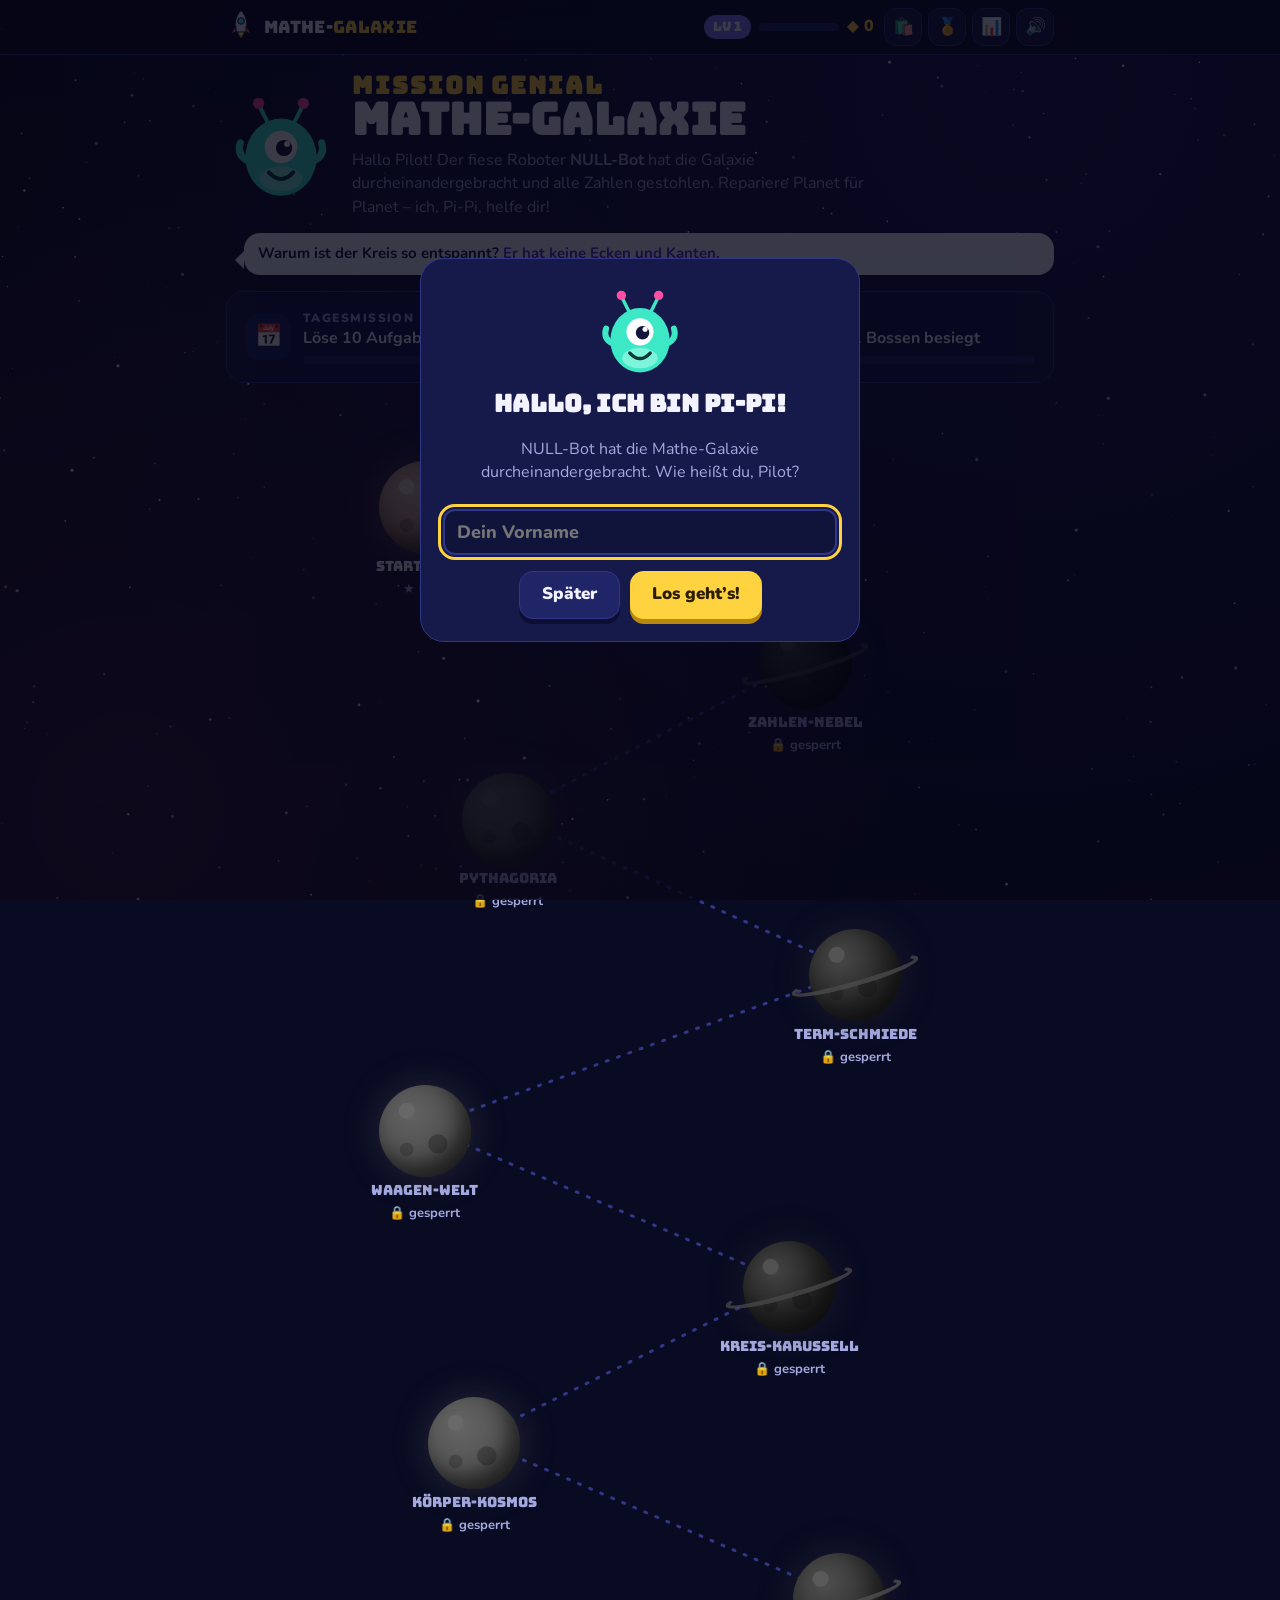
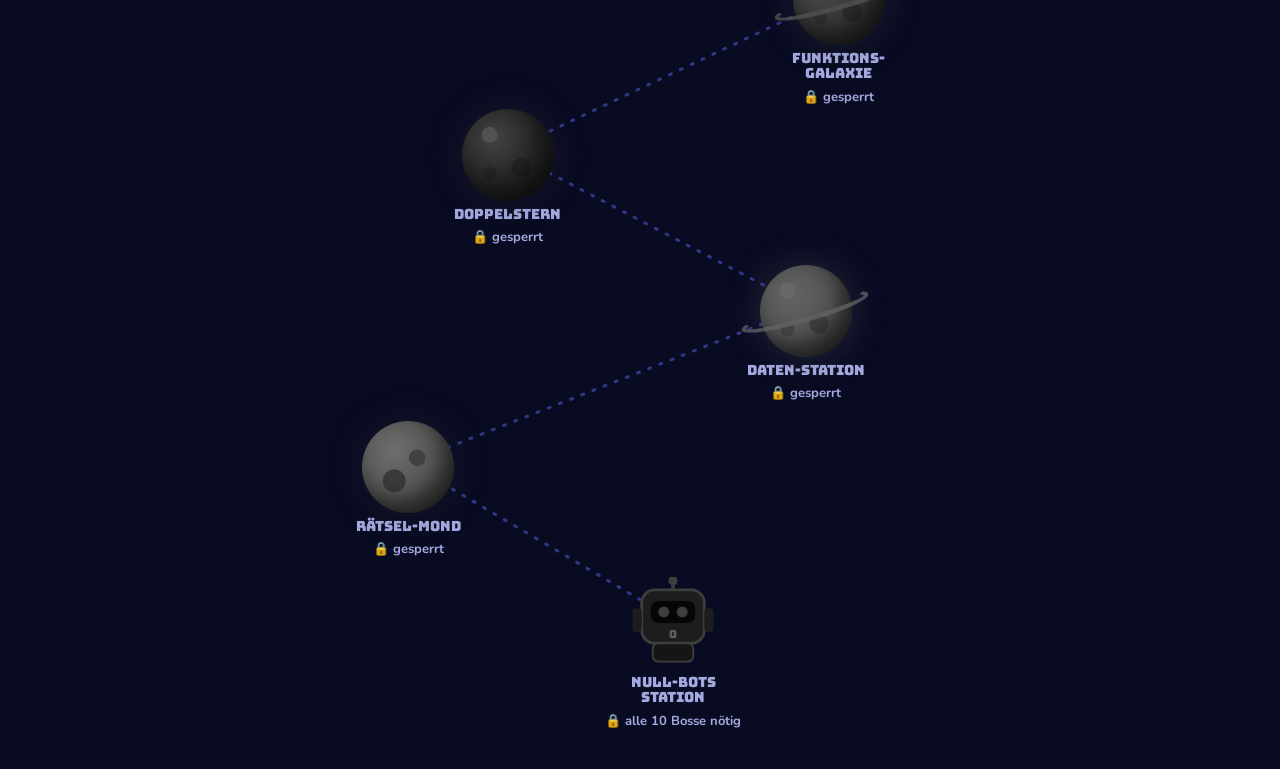
<file: src/index.html>
<!doctype html>
<html lang="de">
<head>
<meta charset="utf-8">
<meta name="viewport" content="width=device-width,initial-scale=1,viewport-fit=cover">
<title>Mathe-Galaxie – Mathe-Lernspiel für die 4. Klasse (8. Schulstufe)</title>
<meta name="description" content="Kostenloses Mathe-Lernspiel im Weltraum für die 4. Klasse Mittelschule und AHS (8. Schulstufe): Pythagoras, Wurzeln und Quadratzahlen, Terme, binomische Formeln, Gleichungen, Kreis, Zylinder, Kegel, Kugel, Funktionen, Gleichungssysteme und Statistik – mit über 40 Mini-Spielen.">
<meta name="keywords" content="Mathe Lernspiel, 4. Klasse Mathematik, 8. Schulstufe, Satz des Pythagoras üben, Quadratzahlen, Wurzeln, binomische Formeln, Gleichungen üben, Kreis, Kugel, Kegel, Zylinder, lineare Funktionen, Gleichungssysteme, Statistik, Mittelschule, AHS, Österreich">
<meta name="robots" content="index, follow">
<meta name="google-site-verification" content="AftOCS4HUJ2G5u6js4kzkdXgx3KVdpmVC0gYb089Wzg" />
<link rel="canonical" href="https://xtimstarx-lang.github.io/mathe-galaxie/">
<meta property="og:type" content="website">
<meta property="og:locale" content="de_AT">
<meta property="og:title" content="Mathe-Galaxie – Mathe-Lernspiel für die 4. Klasse">
<meta property="og:description" content="Rette die Mathe-Galaxie! Über 40 Mini-Spiele zum Mathe-Stoff der 8. Schulstufe – kostenlos im Browser.">
<meta property="og:url" content="https://xtimstarx-lang.github.io/mathe-galaxie/">
<meta name="theme-color" content="#090b22">
<link rel="icon" href="data:image/svg+xml,%3Csvg xmlns=%22http://www.w3.org/2000/svg%22 viewBox=%220 0 64 64%22%3E%3Ccircle cx=%2232%22 cy=%2232%22 r=%2230%22 fill=%22%23090b22%22/%3E%3Cpath d=%22M32 9c9 8 10 22 7 32H25c-3-10-2-24 7-32z%22 fill=%22%23ffd23f%22/%3E%3Ccircle cx=%2232%22 cy=%2224%22 r=%225%22 fill=%22%233de8c7%22/%3E%3Cpath d=%22M25 34l-8 11 8-3zM39 34l8 11-8-3z%22 fill=%22%23ff4fa3%22/%3E%3Cpath d=%22M27 42l5 10 5-10z%22 fill=%22%23ff8a00%22/%3E%3C/svg%3E">
<script type="application/ld+json">{"@context":"https://schema.org","@type":"VideoGame","name":"Mathe-Galaxie","url":"https://xtimstarx-lang.github.io/mathe-galaxie/","description":"Kostenloses Mathe-Lernspiel für die 4. Klasse (8. Schulstufe) mit über 40 Mini-Spielen.","inLanguage":"de","genre":"Lernspiel","gamePlatform":"Webbrowser","applicationCategory":"Game","isAccessibleForFree":true,"audience":{"@type":"EducationalAudience","educationalRole":"student"},"educationalLevel":"8. Schulstufe"}</script>
<style>
*,*::before,*::after{box-sizing:border-box}
html{height:100%}
:root{padding-top:env(safe-area-inset-top,0px);padding-bottom:env(safe-area-inset-bottom,0px)}
body{margin:0;font:14px system-ui,-apple-system,sans-serif}
img{max-width:100%}
[hidden]{display:none!important}
</style>
<link rel="preconnect" href="https://fonts.googleapis.com">
<link rel="preconnect" href="https://fonts.gstatic.com" crossorigin>
<link rel="stylesheet" href="https://fonts.googleapis.com/css2?family=Bungee&family=Nunito:wght@400;600;700;800;900&display=swap">
<style>
/* Layout: eine vertikale Sternenkarte als Hauptmenü, Spiele als zentrierte Karten (max. 820px) über einem Sternenhimmel. Bewusst ein einziges dunkles Weltraum-Design. */
:root {
  --bg: #090b22;
  --bg2: #10143b;
  --panel: #161a4a;
  --panel2: #1f2566;
  --line: #2f3786;
  --ink: #f2f3ff;
  --muted: #a4a9e0;
  --nova: #ffd23f;
  --nova-ink: #2a1d00;
  --plasma: #ff4fa3;
  --ion: #3de8c7;
  --flare: #ff6b5b;
  --violet: #8b7bff;
  --s1: #2a3192;
  --s2: #222977;
  --s3: #333ca8;
  --f-display: 'Bungee', 'Impact', 'Arial Black', system-ui, sans-serif;
  --f-body: 'Nunito', system-ui, -apple-system, 'Segoe UI', Roboto, sans-serif;
  --r: 18px;
  color-scheme: dark;
}
html, body { background: var(--bg); color: var(--ink); }
body { font-family: var(--f-body); font-size: 16px; line-height: 1.45; min-height: 100%; overflow-x: hidden; }
#stars { position: fixed; inset: 0; width: 100%; height: 100%; z-index: 0; pointer-events: none; }
#fx { position: fixed; inset: 0; width: 100%; height: 100%; z-index: 60; pointer-events: none; }
button { font: inherit; color: inherit; cursor: pointer; }
button:focus-visible, input:focus-visible, [tabindex]:focus-visible { outline: 3px solid var(--nova); outline-offset: 2px; }
h1, h2, h3 { text-wrap: balance; margin: 0; }
.eyebrow { font-size: 12px; text-transform: uppercase; letter-spacing: .12em; color: var(--muted); font-weight: 900; }

/* ---------- Kopfzeile ---------- */
.top { position: sticky; top: env(safe-area-inset-top, 0px); z-index: 40; background: rgba(9, 11, 34, .88); background: color-mix(in srgb, var(--bg) 82%, transparent); backdrop-filter: blur(8px); -webkit-backdrop-filter: blur(8px); border-bottom: 1px solid var(--line); }
.top-in { max-width: 860px; margin: 0 auto; padding: 8px 16px; display: flex; align-items: center; gap: 10px; }
.logo { display: flex; align-items: center; gap: 8px; font-family: var(--f-display); font-size: 17px; letter-spacing: .02em; background: none; border: 0; padding: 0; }
.logo svg { width: 30px; height: 30px; }
.logo span em { font-style: normal; color: var(--nova); }
.lv { display: flex; align-items: center; gap: 8px; margin-left: auto; min-width: 0; }
.lv-num { font-family: var(--f-display); font-size: 13px; background: var(--violet); color: #fff; border-radius: 999px; padding: 3px 9px; white-space: nowrap; }
.xpbar { width: 80px; height: 8px; border-radius: 9px; background: var(--panel2); overflow: hidden; }
.xpbar i { display: block; height: 100%; width: 0; background: linear-gradient(90deg, var(--violet), var(--plasma)); transition: width .5s; }
.cr { font-weight: 900; color: var(--nova); white-space: nowrap; font-variant-numeric: tabular-nums; }
.cr::before { content: '◆ '; }
.iconbtn { width: 38px; height: 38px; border-radius: 12px; border: 1px solid var(--line); background: var(--panel); font-size: 17px; display: grid; place-items: center; flex: none; }
.iconbtn:hover { background: var(--panel2); }
.top-btns { display: flex; gap: 6px; }
@media (max-width: 560px) { .logo span { display: none; } .xpbar { width: 48px; } .top-in { gap: 6px; } .iconbtn { width: 34px; height: 34px; } }

/* ---------- Grundlayout ---------- */
#app { position: relative; z-index: 1; max-width: 860px; margin: 0 auto; padding-inline: 16px; padding-block: 18px 80px; }
.btn { display: inline-flex; align-items: center; justify-content: center; gap: 8px; min-height: 48px; padding: 10px 22px; border-radius: 14px; border: 0; background: var(--nova); color: var(--nova-ink); font-weight: 900; font-size: 17px; box-shadow: 0 5px 0 #b8890c; transition: transform .08s, box-shadow .08s; }
.btn:active { transform: translateY(4px); box-shadow: 0 1px 0 #b8890c; }
.btn:disabled { opacity: .45; cursor: not-allowed; transform: none; }
.btn.sec { background: var(--panel2); color: var(--ink); box-shadow: 0 5px 0 #0c0f33; border: 1px solid var(--line); }
.btn.pink { background: var(--plasma); color: #fff; box-shadow: 0 5px 0 #a4235f; }
.btn.good { background: var(--ion); color: #032b24; box-shadow: 0 5px 0 #1b8c76; }
.btn.bad { background: var(--flare); color: #3a0702; box-shadow: 0 5px 0 #a8382d; }
.back { background: none; border: 0; color: var(--muted); font-weight: 900; padding: 6px 0; margin-bottom: 8px; }
.back:hover { color: var(--ink); }
.panel { background: var(--panel); border: 1px solid var(--line); border-radius: var(--r); padding: 18px; }
.sm { font-size: .82em; color: var(--muted); }

/* ---------- Pi-Pi ---------- */
.pipi { width: 100%; height: 100%; overflow: visible; }
.pp-skin { fill: var(--ion); }
.pp-belly { fill: #b6fff0; opacity: .55; }
.pp-eye { fill: #fff; }
.pp-pupil { fill: #14163a; transition: transform .2s; }
.pp-ant { stroke: var(--ion); stroke-width: 4; stroke-linecap: round; }
.pp-ball { fill: var(--plasma); }
.pp-mouth { fill: none; stroke: #0b3a33; stroke-width: 4; stroke-linecap: round; }
.pp-arm { fill: none; stroke: var(--ion); stroke-width: 7; stroke-linecap: round; }
.pipi .pp-body { transform-origin: 50px 100px; animation: bob 2.6s ease-in-out infinite; }
.pipi.happy .pp-body { animation: hop .5s ease 2; }
.pipi.sad .pp-body { animation: wob .4s ease 2; }
@keyframes bob { 50% { transform: translateY(-4px); } }
@keyframes hop { 50% { transform: translateY(-14px) scale(1.04, .96); } }
@keyframes wob { 25% { transform: rotate(-6deg); } 75% { transform: rotate(6deg); } }
.bubble { position: relative; background: var(--ink); color: #16183f; border-radius: 16px; padding: 10px 14px; font-weight: 700; font-size: 15px; min-width: 0; }
.bubble::before { content: ''; position: absolute; left: -9px; top: 18px; border: 9px solid transparent; border-left: 0; border-right-color: var(--ink); }
.bubble b { color: #5a2fd6; }

/* ---------- Sternenkarte ---------- */
.hero { display: grid; grid-template-columns: 110px 1fr; gap: 16px; align-items: center; margin-bottom: 14px; }
.hero h1 { font-family: var(--f-display); font-size: clamp(26px, 6vw, 44px); line-height: 1; letter-spacing: .01em; }
.hero h1 span { color: var(--nova); display: block; font-size: .55em; letter-spacing: .08em; }
.hero p { margin: 8px 0 0; color: var(--muted); max-width: 52ch; }
.hero .pp-big { width: 110px; height: 120px; cursor: pointer; background: none; border: 0; padding: 0; }
.joke { display: grid; grid-template-columns: auto 1fr; gap: 10px; align-items: start; margin: 0 0 16px; }
.joke .bubble { margin-left: 8px; }
.cards-row { display: grid; grid-template-columns: repeat(auto-fit, minmax(240px, 1fr)); gap: 12px; margin-bottom: 8px; }
.mission { display: flex; gap: 12px; align-items: center; }
.mission .mi-ico { width: 46px; height: 46px; flex: none; border-radius: 14px; display: grid; place-items: center; font-size: 22px; background: var(--panel2); }
.mission .mi-txt { min-width: 0; flex: 1; }
.mission .mi-bar { height: 8px; background: var(--panel2); border-radius: 9px; overflow: hidden; margin-top: 6px; }
.mission .mi-bar i { display: block; height: 100%; background: var(--ion); }
.mission.done .mi-ico { background: var(--ion); }
.map { position: relative; margin-top: 10px; overflow-x: clip; }
.map svg.path { position: absolute; inset: 0; width: 100%; height: 100%; }
.map svg.path path { fill: none; stroke: var(--line); stroke-width: 3; stroke-dasharray: 2 10; stroke-linecap: round; }
.pl { position: absolute; transform: translateX(-50%); display: flex; flex-direction: column; align-items: center; gap: 6px; background: none; border: 0; padding: 4px; width: 150px; }
.pl .pl-name { font-family: var(--f-display); font-size: 14px; text-align: center; line-height: 1.1; }
.pl .pl-sub { font-size: 13px; color: var(--muted); font-weight: 700; }
.pl:hover .orb { transform: scale(1.07) rotate(-4deg); }
.orb { --sz: 92px; --sat: 1; position: relative; display: block; width: var(--sz); height: var(--sz); border-radius: 50%;
  background: radial-gradient(circle at 30% 28%, hsl(var(--h) 100% 82% / .9) 0 8%, transparent 9%),
    radial-gradient(circle at 64% 64%, hsl(var(--h) 60% 30% / .55) 0 11%, transparent 12%),
    radial-gradient(circle at 30% 70%, hsl(var(--h) 60% 30% / .4) 0 7%, transparent 8%),
    radial-gradient(circle at 35% 32%, hsl(var(--h) 95% 72%), hsl(var(--h) 80% 52%) 48%, hsl(var(--h) 75% 22%) 100%);
  box-shadow: inset -10px -12px 22px rgba(0, 0, 0, .45), 0 0 34px hsl(var(--h) 90% 60% / .35);
  filter: saturate(var(--sat)); transition: transform .25s, filter .4s; }
.orb.ringed::after { content: ''; position: absolute; left: -22%; right: -22%; top: 40%; height: 22%; border-radius: 50%; border: 5px solid hsl(var(--h) 90% 75% / .75); transform: rotate(-16deg); border-top-color: transparent; }
.orb.moon { --h: 230; background: radial-gradient(circle at 60% 40%, #8c90b8 0 10%, transparent 11%), radial-gradient(circle at 35% 65%, #7b7fa8 0 13%, transparent 14%), radial-gradient(circle at 35% 32%, #f1f2ff, #b9bce0 50%, #4a4e80 100%); }
.pl.locked .orb { filter: grayscale(1) brightness(.45); }
.pl.locked .pl-name { color: var(--muted); }
.pl.fixed .orb { box-shadow: inset -10px -12px 22px rgba(0, 0, 0, .4), 0 0 0 3px var(--nova), 0 0 44px hsl(var(--h) 95% 60% / .7); }
.pl .crown { position: absolute; top: -6px; right: 28px; font-size: 22px; }
.pl.final .orb { background: none; box-shadow: none; }
.pw > svg, .orb > svg, .prev > svg { width: 100%; height: 100%; display: block; }
.ship { position: absolute; width: 54px; height: 54px; transform: translate(-50%, -50%) rotate(35deg); animation: shipbob 2.4s ease-in-out infinite; pointer-events: none; filter: drop-shadow(0 0 8px rgba(255, 210, 63, .5)); }
@keyframes shipbob { 50% { transform: translate(-50%, calc(-50% - 7px)) rotate(28deg); } }

/* ---------- Planet-Bildschirm ---------- */
.ph { display: grid; grid-template-columns: auto 1fr; gap: 20px; align-items: center; margin-bottom: 16px; }
.ph .orb { --sz: 110px; }
.ph h1 { font-family: var(--f-display); font-size: clamp(26px, 6vw, 40px); line-height: 1.05; }
.ph p { margin: 4px 0 8px; color: var(--muted); font-weight: 700; }
.prog { height: 10px; background: var(--panel2); border-radius: 9px; overflow: hidden; max-width: 320px; }
.prog i { display: block; height: 100%; background: linear-gradient(90deg, var(--nova), var(--plasma)); }
.pl-intro { display: grid; grid-template-columns: 64px 1fr; gap: 14px; align-items: center; margin-bottom: 16px; }
.pl-intro .pw { width: 64px; height: 70px; }
.diff { display: grid; grid-template-columns: repeat(3, 1fr); gap: 6px; background: var(--panel); border: 1px solid var(--line); border-radius: 16px; padding: 5px; margin-bottom: 16px; }
.diff button { border: 0; background: none; border-radius: 12px; padding: 8px 4px; font-weight: 900; display: flex; flex-direction: column; align-items: center; line-height: 1.15; }
.diff button small { font-weight: 700; color: var(--muted); font-size: 12px; }
.diff button[aria-checked="true"] { background: var(--nova); color: var(--nova-ink); }
.diff button[aria-checked="true"] small { color: #5a4300; }
.games { display: grid; grid-template-columns: repeat(auto-fill, minmax(230px, 1fr)); gap: 12px; }
.gcard { text-align: left; display: grid; grid-template-columns: 52px 1fr; gap: 12px; align-items: start; background: var(--panel); border: 1px solid var(--line); border-radius: var(--r); padding: 14px; transition: transform .15s, border-color .15s; }
.gcard:hover { transform: translateY(-3px); border-color: hsl(var(--h) 80% 65%); }
.gcard .gi { width: 52px; height: 52px; border-radius: 16px; display: grid; place-items: center; font-size: 26px; background: hsl(var(--h) 60% 30% / .6); }
.gcard h3 { font-size: 17px; font-weight: 900; }
.gcard p { margin: 2px 0 6px; font-size: 14px; color: var(--muted); }
.stars { color: var(--nova); letter-spacing: 2px; font-size: 15px; }
.stars .off { color: var(--line); }
.bosscard { margin-top: 16px; display: grid; grid-template-columns: 90px 1fr; gap: 16px; align-items: center; background: linear-gradient(135deg, #3a0f2e, var(--panel)); border: 1px solid #7a2457; border-radius: var(--r); padding: 16px; }
.bosscard h3 { font-family: var(--f-display); font-size: 20px; }
.bosscard p { margin: 4px 0 12px; color: var(--muted); }
.bosscard .bot { width: 90px; height: 90px; }
.bosscard.beaten { background: linear-gradient(135deg, #0f3a33, var(--panel)); border-color: var(--ion); }

/* ---------- Spiel ---------- */
.g-top { display: grid; grid-template-columns: auto 1fr auto; gap: 12px; align-items: center; }
.g-name { font-family: var(--f-display); font-size: clamp(16px, 4vw, 22px); line-height: 1.1; }
.combo { font-family: var(--f-display); color: var(--nova); background: #3a2a00; border-radius: 999px; padding: 4px 12px; animation: pop .3s; white-space: nowrap; }
@keyframes pop { 0% { transform: scale(.4); } 70% { transform: scale(1.2); } }
.g-status { margin: 12px 0; display: flex; flex-direction: column; gap: 8px; }
.pbar { display: flex; gap: 5px; }
.pbar span { flex: 1; height: 9px; border-radius: 9px; background: var(--panel2); }
.pbar span.ok { background: var(--ion); }
.pbar span.no { background: var(--flare); }
.pbar span.cur { background: var(--muted); }
.bossrow { display: grid; grid-template-columns: 54px 1fr auto; gap: 10px; align-items: center; }
.bossrow .bot { width: 54px; height: 54px; }
.bossrow .bot.hit { animation: hit .4s; }
@keyframes hit { 20% { transform: translateX(-8px) rotate(-8deg); filter: brightness(2); } 60% { transform: translateX(6px) rotate(5deg); } }
.hp { height: 14px; background: var(--panel2); border-radius: 9px; overflow: hidden; border: 1px solid #7a2457; }
.hp i { display: block; height: 100%; background: linear-gradient(90deg, var(--flare), var(--plasma)); transition: width .4s; }
.hp-l { font-size: 13px; font-weight: 900; color: var(--muted); margin-bottom: 3px; }
.hearts { font-size: 20px; letter-spacing: 2px; white-space: nowrap; }
.hearts .lost { filter: grayscale(1); opacity: .3; }
.timer { height: 12px; background: var(--panel2); border-radius: 9px; overflow: hidden; }
.timer i { display: block; height: 100%; background: linear-gradient(90deg, var(--ion), var(--nova)); }
.timer-row { display: flex; justify-content: space-between; font-weight: 900; font-variant-numeric: tabular-nums; }
.word { display: flex; gap: 6px; justify-content: center; flex-wrap: wrap; }
.word span { width: 38px; height: 46px; border-radius: 10px; border: 2px dashed var(--line); display: grid; place-items: center; font-family: var(--f-display); font-size: 22px; }
.word span.ok { border: 2px solid var(--ion); background: #0d3b35; animation: pop .35s; }
.word span.no { border: 2px solid var(--flare); background: #3d1512; animation: pop .35s; }
.g-pipi { display: grid; grid-template-columns: 54px 1fr; gap: 12px; align-items: center; margin-bottom: 12px; }
.g-pipi .pw { width: 54px; height: 60px; }
.task { background: var(--panel); border: 1px solid var(--line); border-radius: 22px; padding: 18px; animation: slidein .35s ease; }
@keyframes slidein { from { opacity: .3; transform: translateY(14px); } }
.task.shake { animation: shake .4s; }
@keyframes shake { 20%, 60% { transform: translateX(-8px); } 40%, 80% { transform: translateX(8px); } }
.q { font-size: 18px; font-weight: 700; margin-bottom: 12px; }
.q .story { display: block; background: var(--panel2); border-radius: 14px; padding: 12px 14px; margin-bottom: 10px; font-weight: 600; }
.expr { font-size: clamp(22px, 5.6vw, 32px); font-weight: 900; text-align: center; padding: 10px 0; font-variant-numeric: tabular-nums; overflow-x: auto; }
.visual { margin: 6px 0 14px; display: flex; justify-content: center; overflow-x: auto; }
.system { font-size: 20px; font-weight: 900; text-align: center; background: var(--panel2); border-radius: 14px; padding: 10px 14px; margin: 6px auto; display: inline-flex; flex-direction: column; gap: 4px; }
.fr { display: inline-flex; flex-direction: column; vertical-align: middle; text-align: center; margin: 0 .15em; font-size: .92em; line-height: 1.15; }
.fr > span:first-child { border-bottom: 2px solid currentColor; padding: 0 .2em; }
.fr > span:last-child { padding: 0 .2em; }
.rt { white-space: nowrap; }
.rt .rad { border-top: 2px solid currentColor; padding: 0 .12em; margin-left: .02em; }
.rt .ix { font-size: .6em; margin-right: -.35em; vertical-align: .9em; }
.per { text-decoration: overline; }

/* SVG-Grafiken */
.vis { width: 100%; max-width: 380px; height: auto; display: block; margin: 0 auto; overflow: visible; }
.vis.small { max-width: 160px; }
.vis .ln { fill: none; stroke: var(--ink); stroke-width: 2.5; stroke-linecap: round; stroke-linejoin: round; }
.vis .ln.thin { stroke-width: 1.5; }
.vis .ln.thick { stroke-width: 4.5; }
.vis .ln.xthick { stroke-width: 8; }
.vis .ln.mu { stroke: var(--muted); }
.vis .ln.ac { stroke: var(--nova); }
.vis .ln.al { stroke: var(--ion); }
.vis .ln.dark { stroke: #5a2c00; }
.vis .fl1 { fill: var(--s1); }
.vis .fl2 { fill: var(--s2); }
.vis .fl3 { fill: var(--s3); }
.vis .fla { fill: var(--nova); fill-opacity: .55; stroke: var(--nova); stroke-width: 2.5; }
.vis .tx { fill: var(--ink); font: 700 15px var(--f-body); }
.vis .tx.sm { font-size: 13px; }
.vis .tx.xs { font-size: 11px; }
.vis .tx.b { font-weight: 900; }
.vis .tx.it { font-style: italic; }
.vis .tx.ac { fill: var(--nova); }
.vis .tx.dark { fill: #4a2300; }
.vis .dotc { fill: var(--ink); }
.vis .dota { fill: var(--nova); }
.vis .alien { fill: var(--ion); }
.vis .eye { fill: #fff; }
.vis .pupil { fill: #14163a; }
.vis .crust { fill: #c9772f; }
.vis .cheese { fill: #ffcd5a; }
.vis .topping { fill: #d8432f; }
.vis .slice { fill: #ffe08a; stroke: #c9772f; stroke-width: 3; }
.vis .donut { fill: #ff8fc4; }
.vis .planetfill { fill: var(--violet); }
.vis .sat { fill: #dfe3ff; }
.vis .cone { fill: #d99a55; }
.vis .scoop { fill: #ff9ecf; }
.vis .can { fill: #4f5bd0; }
.vis .ball { fill: #ff7a45; }
.vis .hole { fill: var(--bg); }
.vis .bar { fill: var(--violet); }
.grid { stroke: #252c6a; stroke-width: 1; }
.axis { stroke: var(--muted); stroke-width: 1.5; }
.mini { width: 96px; height: 96px; display: block; }
.mini .ln { stroke-width: 3; fill: none; stroke: var(--nova); }
.ico { width: 34px; height: 34px; flex: none; }
.ico .ln { stroke: var(--ink); fill: none; }
.ico .thin { stroke-width: 1.5; }
.ico .fl1 { fill: var(--s1); } .ico .fl2 { fill: var(--s2); } .ico .fl3 { fill: var(--s3); }
.net { height: auto; display: block; }
.netc { fill: var(--s3); stroke: var(--ink); stroke-width: 1.5; }
.plan { display: inline-flex; flex-direction: column; align-items: center; gap: 6px; }
.pl-grid { display: grid; grid-template-columns: repeat(3, 44px); gap: 3px; }
.pl-grid span { width: 44px; height: 44px; display: grid; place-items: center; background: var(--s2); border: 1px solid var(--line); border-radius: 6px; font-weight: 900; font-size: 20px; }
.pl-front { font-size: 12px; font-weight: 900; color: var(--nova); letter-spacing: .1em; }
table.wt, table.ht { border-collapse: collapse; font-variant-numeric: tabular-nums; }
table.wt td, table.wt th { border: 1px solid var(--line); padding: 2px 7px; font-size: 14px; }
table.ht { margin: 0 auto; }
table.ht td, table.ht th { border: 1px solid var(--line); padding: 6px 10px; text-align: center; }
table.ht th { background: var(--panel2); font-size: 14px; }
.bodyl { display: inline-flex; align-items: center; gap: 6px; }

/* Auswahl */
.opts { display: grid; grid-template-columns: repeat(2, minmax(0, 1fr)); gap: 10px; }
.opts.wide { grid-template-columns: repeat(2, minmax(0, 1fr)); }
.opt { min-height: 56px; padding: 12px; border-radius: 16px; border: 2px solid var(--line); background: var(--panel2); font-weight: 800; font-size: 17px; display: flex; align-items: center; justify-content: center; text-align: center; transition: transform .1s, border-color .15s, background .15s; }
.opt:hover:not(:disabled) { border-color: var(--nova); transform: translateY(-2px); }
.opt:disabled { cursor: default; }
.opt.right { background: #0d3b35; border-color: var(--ion); }
.opt.wrong { background: #3d1512; border-color: var(--flare); }
.opt.gone { opacity: .15; }
@media (max-width: 520px) { .opts { grid-template-columns: 1fr; } .opts.wide { grid-template-columns: 1fr 1fr; } }
.steps { display: flex; flex-direction: column; gap: 8px; }
.steps .line { font-size: 20px; font-weight: 800; padding: 10px 14px; border-radius: 14px; background: var(--bg2); text-align: left; border: 2px solid transparent; }
.steps button.line { background: var(--panel2); border-color: var(--line); }
.steps button.line:hover:not(:disabled) { border-color: var(--nova); }
.steps .line.right { border-color: var(--ion); background: #0d3b35; }
.steps .line.wrong { border-color: var(--flare); background: #3d1512; }

/* Eingabe + Tastenfeld */
.fields { display: flex; flex-wrap: wrap; gap: 10px; justify-content: center; margin-bottom: 12px; }
.field { display: flex; align-items: center; gap: 8px; font-weight: 900; font-size: 18px; }
.inp { width: 150px; min-height: 52px; border-radius: 14px; border: 2px solid var(--line); background: var(--bg2); color: var(--ink); font: 900 22px var(--f-body); text-align: center; font-variant-numeric: tabular-nums; }
.inp.active { border-color: var(--nova); }
.inp.right { border-color: var(--ion); background: #0d3b35; }
.inp.wrong { border-color: var(--flare); background: #3d1512; }
.pad { display: grid; grid-template-columns: repeat(4, 1fr); gap: 7px; max-width: 360px; margin: 0 auto; }
.key { min-height: 48px; border-radius: 12px; border: 1px solid var(--line); background: var(--panel2); font-weight: 900; font-size: 20px; }
.key:active { background: var(--s3); }
.key.ok { grid-column: span 2; background: var(--nova); color: var(--nova-ink); border: 0; font-size: 18px; }
.key.zero { grid-column: span 2; }

/* Verbinden */
.match { position: relative; display: grid; grid-template-columns: 1fr 1fr; gap: 0 56px; margin-bottom: 14px; touch-action: none; }
.mlines { position: absolute; inset: 0; width: 100%; height: 100%; pointer-events: none; overflow: visible; }
.mlines line { stroke: var(--nova); stroke-width: 4; stroke-linecap: round; }
.mlines line.tmp { stroke-dasharray: 6 6; opacity: .8; }
.mlines line.right { stroke: var(--ion); }
.mlines line.wrong { stroke: var(--flare); }
.mlines line.show { stroke: var(--ion); stroke-dasharray: 3 7; opacity: .9; }
.mcol { display: flex; flex-direction: column; gap: 10px; min-width: 0; }
.mi { position: relative; min-height: 58px; padding: 8px 12px; border-radius: 14px; border: 2px solid var(--line); background: var(--panel2); font-weight: 800; font-size: 16px; display: flex; align-items: center; justify-content: center; gap: 8px; touch-action: none; user-select: none; -webkit-user-select: none; }
.mi .mtxt { min-width: 0; text-align: center; }
.mi .dot { position: absolute; width: 16px; height: 16px; border-radius: 50%; background: var(--bg); border: 3px solid var(--nova); top: 50%; transform: translateY(-50%); }
.ml .mi .dot { right: -9px; }
.mr .mi .dot { left: -9px; }
.mi.sel { border-color: var(--nova); box-shadow: 0 0 0 3px rgba(255, 210, 63, .25); }
.mi.linked { border-color: var(--s3); }
.mi.linked .dot { background: var(--nova); }
@media (max-width: 520px) { .match { gap: 0 40px; } .mi { font-size: 14px; padding: 6px 8px; } }

/* Sortieren in Fächer */
.pool { display: flex; flex-wrap: wrap; gap: 8px; justify-content: center; min-height: 56px; padding: 10px; border: 2px dashed var(--line); border-radius: 16px; margin-bottom: 12px; }
.chip { min-height: 46px; min-width: 56px; padding: 6px 14px; border-radius: 999px; border: 2px solid var(--s3); background: var(--panel2); font-weight: 900; font-size: 18px; touch-action: none; user-select: none; -webkit-user-select: none; }
.chip.sel { border-color: var(--nova); background: #3a2f00; }
.chip.dragging { position: relative; z-index: 30; box-shadow: 0 10px 24px rgba(0, 0, 0, .5); border-color: var(--nova); }
.chip.right { border-color: var(--ion); background: #0d3b35; }
.chip.wrong { border-color: var(--flare); background: #3d1512; }
.bins { display: grid; grid-template-columns: repeat(auto-fit, minmax(120px, 1fr)); gap: 10px; margin-bottom: 14px; }
.bin { min-height: 110px; border-radius: 18px; background: var(--bg2); border: 2px solid var(--line); padding: 8px; display: flex; flex-direction: column; gap: 6px; cursor: pointer; transition: border-color .15s, background .15s; }
.bin.hot { border-color: var(--nova); background: #241f05; }
.bin-l { font-size: 13px; font-weight: 900; color: var(--muted); text-align: center; }
.bin-c { display: flex; flex-wrap: wrap; gap: 6px; justify-content: center; }
.bin-c .chip { font-size: 16px; min-height: 40px; }

/* Wischen */
.swipe-wrap { position: relative; display: flex; justify-content: center; padding: 6px 0 14px; }
.swipe-card { width: min(100%, 380px); min-height: 170px; border-radius: 24px; background: linear-gradient(160deg, var(--s3), var(--panel2)); border: 2px solid var(--line); display: flex; flex-direction: column; align-items: center; justify-content: center; gap: 10px; padding: 20px; text-align: center; font-size: 21px; font-weight: 800; touch-action: pan-y; user-select: none; -webkit-user-select: none; cursor: grab; transition: box-shadow .15s; }
.swipe-card.l { box-shadow: -10px 0 0 var(--flare); }
.swipe-card.r { box-shadow: 10px 0 0 var(--ion); }
.swipe-card.fly { transition: transform .35s ease-in, opacity .35s; opacity: 0; }
.tf-btns { display: grid; grid-template-columns: 1fr 1fr; gap: 12px; max-width: 380px; margin: 0 auto; }
.hint-s { text-align: center; color: var(--muted); font-size: 13px; margin: 10px 0 0; }

/* Memory */
.memo { display: grid; grid-template-columns: repeat(auto-fill, minmax(140px, 1fr)); gap: 10px; }
.mcard { min-height: 84px; border-radius: 16px; border: 2px solid var(--line); background: repeating-linear-gradient(45deg, var(--panel2) 0 10px, var(--s2) 10px 20px); font-weight: 900; font-size: 17px; padding: 8px; display: grid; place-items: center; transition: transform .25s, background .2s; }
.mcard .face { display: none; }
.mcard .back { font-family: var(--f-display); font-size: 26px; color: var(--muted); }
.mcard.open, .mcard.done { background: var(--panel2); transform: rotateY(0); }
.mcard.open .face, .mcard.done .face { display: block; }
.mcard.open .back, .mcard.done .back { display: none; }
.mcard.open { border-color: var(--nova); }
.mcard.done { border-color: var(--ion); background: #0d3b35; }
.mcard.miss { border-color: var(--flare); }
.memo-info { text-align: center; color: var(--muted); font-weight: 700; margin-top: 10px; }
@media (max-width: 420px) { .memo { grid-template-columns: 1fr 1fr; } .mcard { font-size: 15px; } }

/* Zahlenstrahl, Laser, Raster */
.nl { width: 100%; max-width: 520px; display: block; margin: 0 auto 12px; touch-action: none; cursor: crosshair; }
.nl .tick { stroke: var(--muted); stroke-width: 2; }
.nl .base { stroke: var(--ink); stroke-width: 3; }
.nl .num { fill: var(--ink); font: 800 14px var(--f-body); }
.nl .mk { fill: var(--nova); }
.nl .true { fill: var(--ion); }
.nl .truel { fill: var(--ion); font: 900 14px var(--f-body); }
.center { text-align: center; }
.gridsvg { width: 100%; max-width: 360px; display: block; margin: 0 auto 12px; touch-action: none; }
.gridsvg .num { fill: var(--muted); font: 700 10px var(--f-body); }
.gridsvg .ast { fill: #b48a6a; stroke: #6d4b33; stroke-width: 2; }
.gridsvg .ast.boom { fill: var(--nova); animation: boom .6s forwards; transform-box: fill-box; transform-origin: center; }
@keyframes boom { to { transform: scale(2.4); opacity: 0; } }
.gridsvg .laser { stroke: var(--plasma); stroke-width: 5; stroke-linecap: round; filter: drop-shadow(0 0 4px var(--plasma)); }
.gridsvg .aim { stroke: var(--plasma); stroke-width: 2; stroke-dasharray: 5 6; opacity: .6; }
.gridsvg .gl { stroke: var(--nova); stroke-width: 3; }
.gridsvg .gl2 { stroke: var(--plasma); stroke-width: 3; }
.gridsvg .eqt { font: 900 13px var(--f-body); }
.gridsvg .mk { fill: var(--ink); stroke: var(--bg); stroke-width: 2; }
.gridsvg .true { fill: var(--ion); }
.sliders { display: grid; gap: 10px; max-width: 420px; margin: 0 auto 12px; }
.slider { display: grid; grid-template-columns: 34px 1fr 52px; gap: 10px; align-items: center; font-weight: 900; font-size: 18px; }
.slider input { width: 100%; accent-color: var(--nova); height: 30px; }
.slider output { text-align: right; font-variant-numeric: tabular-nums; }
.eqline { text-align: center; font-size: 22px; font-weight: 900; margin-bottom: 12px; color: var(--plasma); }

/* Waage */
.bal { width: 100%; max-width: 440px; display: block; margin: 0 auto 8px; }
.bal .beam { transition: transform .5s cubic-bezier(.3, 1.6, .5, 1); transform-origin: 220px 70px; transform-box: view-box; }
.bal.tilt .beam { animation: tilt 1s ease; }
@keyframes tilt { 25% { transform: rotate(-14deg); } 60% { transform: rotate(9deg); } }
.bal .pan { fill: var(--s3); stroke: var(--ink); stroke-width: 2; }
.bal .stand { fill: var(--s1); }
.bal .rope { stroke: var(--muted); stroke-width: 2; }
.bal .bar2 { stroke: var(--nova); stroke-width: 6; stroke-linecap: round; }
.bal .ex { fill: var(--ink); font: 900 20px var(--f-body); }
.hist { display: flex; flex-direction: column; gap: 2px; align-items: center; font-size: 15px; color: var(--muted); margin-bottom: 10px; font-weight: 700; }
.hist .act { color: var(--nova); font-size: 13px; }
.moves { display: grid; grid-template-columns: 1fr 1fr; gap: 8px; }
@media (max-width: 520px) { .moves { grid-template-columns: 1fr; } }

/* Reihenfolge */
.order { display: grid; grid-template-columns: repeat(auto-fit, minmax(150px, 1fr)); gap: 10px; margin-bottom: 12px; }
.ordb { position: relative; min-height: 76px; border-radius: 16px; border: 2px solid var(--line); background: var(--panel2); padding: 10px; font-size: 16px; }
.ordb .n { position: absolute; top: -10px; left: -8px; width: 30px; height: 30px; border-radius: 50%; background: var(--nova); color: var(--nova-ink); font-weight: 900; display: grid; place-items: center; }
.ordb.right { border-color: var(--ion); }
.ordb.wrong { border-color: var(--flare); }

.tapsvg .hit { stroke: transparent; stroke-width: 28; cursor: pointer; pointer-events: stroke; }
.tapsvg .side.hl { stroke: var(--nova); stroke-width: 5; }
.tapsvg .side.right { stroke: var(--ion); stroke-width: 7; }
.tapsvg .side.wrong { stroke: var(--flare); stroke-width: 7; }

.check { display: flex; margin: 4px auto 0; }

/* Joker */
.jokers { display: flex; gap: 8px; justify-content: center; margin-top: 14px; flex-wrap: wrap; }
.jk { display: inline-flex; align-items: center; gap: 6px; padding: 8px 14px; border-radius: 999px; border: 1px solid var(--line); background: var(--panel); font-weight: 900; font-size: 14px; min-height: 40px; }
.jk:disabled { opacity: .35; cursor: not-allowed; }
.jk-n { color: var(--muted); font-size: 13px; font-weight: 800; align-self: center; }

/* Rückmeldung */
.fb { position: fixed; left: 0; right: 0; bottom: 0; z-index: 50; padding: 0 12px calc(12px + env(safe-area-inset-bottom, 0px)); animation: up .3s ease; }
@keyframes up { from { transform: translateY(100%); } }
.fb-in { max-width: 820px; margin: 0 auto; border-radius: 22px 22px 18px 18px; padding: 16px 18px; display: grid; grid-template-columns: 1fr auto; gap: 8px 16px; align-items: center; box-shadow: 0 -10px 40px rgba(0, 0, 0, .55); max-height: 70vh; overflow-y: auto; }
.fb-in.ok { background: #0b3d36; border: 2px solid var(--ion); }
.fb-in.no { background: #3f1714; border: 2px solid var(--flare); }
.fb-h { font-family: var(--f-display); font-size: 20px; }
.fb-in.ok .fb-h { color: var(--ion); }
.fb-in.no .fb-h { color: #ffb3aa; }
.fb-x { grid-column: 1 / -1; font-size: 16px; line-height: 1.6; background: rgba(0, 0, 0, .25); border-radius: 12px; padding: 10px 12px; }
.fb-x[hidden] { display: none; }
.fb .xp { color: var(--nova); font-weight: 900; }
.fb-actions { display: flex; gap: 8px; flex-wrap: wrap; justify-content: flex-end; }
.linkbtn { background: none; border: 0; color: var(--ink); text-decoration: underline; font-weight: 800; padding: 6px; }

/* Ergebnis, Shop, Erfolge, Eltern */
.result { text-align: center; padding: 26px 18px; }
.result h2 { font-family: var(--f-display); font-size: clamp(26px, 6vw, 40px); }
.bigstars { font-size: 54px; letter-spacing: 6px; margin: 10px 0; }
.bigstars span { display: inline-block; animation: pop .5s backwards; }
.bigstars .off { filter: grayscale(1); opacity: .25; }
.rstats { display: flex; gap: 10px; justify-content: center; flex-wrap: wrap; margin: 14px 0 20px; }
.rstats div { background: var(--panel2); border-radius: 14px; padding: 10px 16px; min-width: 110px; }
.rstats b { display: block; font-size: 24px; font-variant-numeric: tabular-nums; }
.rstats span { font-size: 13px; color: var(--muted); font-weight: 700; }
.ractions { display: flex; gap: 10px; justify-content: center; flex-wrap: wrap; }
.result .pw { width: 110px; height: 120px; margin: 0 auto; }
.sec-h { font-family: var(--f-display); font-size: 26px; margin: 4px 0 4px; }
.sec-p { color: var(--muted); margin: 0 0 16px; }
.shopgrid { display: grid; grid-template-columns: repeat(auto-fill, minmax(150px, 1fr)); gap: 12px; margin-bottom: 22px; }
.item { background: var(--panel); border: 1px solid var(--line); border-radius: var(--r); padding: 12px; display: flex; flex-direction: column; align-items: center; gap: 8px; text-align: center; }
.item .prev { width: 90px; height: 90px; }
.item .nm { font-weight: 900; }
.item .btn { min-height: 40px; font-size: 15px; padding: 6px 14px; width: 100%; }
.item.eq { border-color: var(--nova); }
.badges { display: grid; grid-template-columns: repeat(auto-fill, minmax(180px, 1fr)); gap: 12px; }
.badge { display: grid; grid-template-columns: 52px 1fr; gap: 10px; align-items: center; background: var(--panel); border: 1px solid var(--line); border-radius: var(--r); padding: 12px; }
.badge .bi { width: 52px; height: 52px; border-radius: 50%; display: grid; place-items: center; font-size: 26px; background: var(--panel2); }
.badge.got .bi { background: radial-gradient(circle, #ffe680, var(--nova)); box-shadow: 0 0 16px rgba(255, 210, 63, .5); }
.badge:not(.got) { opacity: .55; }
.badge b { display: block; }
.badge span { font-size: 13px; color: var(--muted); }
.statrow { display: grid; grid-template-columns: 140px 1fr 70px; gap: 10px; align-items: center; padding: 6px 0; border-bottom: 1px solid var(--line); font-size: 15px; }
.statrow .sb { height: 12px; border-radius: 9px; background: var(--panel2); overflow: hidden; display: flex; }
.statrow .sb .c { background: var(--ion); }
.statrow .sb .w { background: var(--flare); }
.statrow .pc { text-align: right; font-weight: 900; font-variant-numeric: tabular-nums; }
@media (max-width: 520px) { .statrow { grid-template-columns: 100px 1fr 54px; font-size: 13px; } }
.setrow { display: flex; align-items: center; justify-content: space-between; gap: 12px; padding: 12px 0; border-bottom: 1px solid var(--line); flex-wrap: wrap; }
.setrow label { font-weight: 800; }
.txtin { min-height: 46px; border-radius: 12px; border: 2px solid var(--line); background: var(--bg2); color: var(--ink); font: 800 18px var(--f-body); padding: 0 12px; width: min(100%, 260px); }
.switch { width: 58px; height: 32px; border-radius: 999px; border: 0; background: var(--panel2); position: relative; flex: none; }
.switch::after { content: ''; position: absolute; top: 4px; left: 4px; width: 24px; height: 24px; border-radius: 50%; background: var(--muted); transition: transform .2s, background .2s; }
.switch[aria-checked="true"] { background: #0d3b35; }
.switch[aria-checked="true"]::after { transform: translateX(26px); background: var(--ion); }
.weak { background: var(--panel2); border-radius: 14px; padding: 12px 14px; margin: 10px 0 16px; }
.section { margin-bottom: 22px; }

/* Urkunde */
.cert { position: relative; max-width: 620px; margin: 10px auto; background: #fff8e6; color: #2b2210; border-radius: 10px; padding: 34px 26px; text-align: center; border: 10px double #c79a2b; box-shadow: 0 20px 60px rgba(0, 0, 0, .5); }
.cert h2 { font-family: var(--f-display); font-size: clamp(28px, 7vw, 46px); color: #8a5a00; letter-spacing: .05em; }
.cert .who { font-family: var(--f-display); font-size: clamp(22px, 6vw, 34px); color: #5a2fd6; margin: 14px 0 6px; overflow-wrap: anywhere; }
.cert p { margin: 6px auto; max-width: 44ch; font-size: 17px; }
.cert .seal { width: 90px; height: 90px; margin: 14px auto 0; border-radius: 50%; background: radial-gradient(circle, #ffd96b, #c79a2b); display: grid; place-items: center; font-size: 40px; box-shadow: 0 4px 0 #8a6a12; }
.cert .meta { font-size: 14px; color: #6b5a33; margin-top: 12px; }

/* Overlays */
.modal { position: fixed; inset: 0; z-index: 70; background: rgba(4, 5, 20, .78); display: grid; place-items: center; padding: 16px; }
.modal-in { width: min(100%, 440px); background: var(--panel); border: 1px solid var(--line); border-radius: 24px; padding: 22px; text-align: center; }
.modal-in h2 { font-family: var(--f-display); font-size: 24px; margin-bottom: 8px; }
.modal-in p { color: var(--muted); }
.modal-in .pw { width: 90px; height: 100px; margin: 0 auto 6px; }
.modal-actions { display: flex; gap: 10px; justify-content: center; flex-wrap: wrap; margin-top: 16px; }
.toast { position: fixed; left: 50%; top: calc(70px + env(safe-area-inset-top, 0px)); transform: translateX(-50%); z-index: 80; background: var(--ink); color: #16183f; border-radius: 16px; padding: 10px 16px; font-weight: 800; box-shadow: 0 10px 30px rgba(0, 0, 0, .5); max-width: calc(100% - 32px); display: flex; gap: 10px; align-items: center; animation: toastin .35s; }
@keyframes toastin { from { opacity: 0; transform: translate(-50%, -16px); } }
.toast .ti { font-size: 26px; }

@media (prefers-reduced-motion: reduce) {
  *, *::before, *::after { animation-duration: .001s !important; animation-iteration-count: 1 !important; transition-duration: .001s !important; }
}

.opt .vis { max-width: 150px; }

/* Accounts */
.iconbtn.acc { position: relative; }
.iconbtn.acc::after { content: ''; position: absolute; right: 3px; bottom: 3px; width: 9px; height: 9px; border-radius: 50%; border: 2px solid var(--bg); background: var(--muted); }
.iconbtn.acc[data-sync="ok"]::after { background: var(--ion); }
.iconbtn.acc[data-sync="wait"]::after { background: var(--nova); }
.iconbtn.acc[data-sync="err"]::after { background: var(--flare); }
.iconbtn.acc[data-sync="guest"]::after { display: none; }
.acc-av { width: 26px; height: 26px; border-radius: 50%; display: grid; place-items: center; background: var(--violet); color: #fff; font-weight: 900; font-size: 14px; }
.login { max-width: 460px; margin: 0 auto; padding-top: 10px; display: flex; flex-direction: column; gap: 14px; }
.login-hero { display: flex; align-items: center; gap: 14px; }
.login-hero .pw { width: 86px; height: 96px; flex: none; }
.login-hero h1 { font-family: var(--f-display); font-size: clamp(28px, 8vw, 40px); line-height: 1; }
.login-hero h1 span { display: block; color: var(--nova); font-size: .5em; letter-spacing: .08em; }
.login-box h2 { font-family: var(--f-display); font-size: 20px; margin-bottom: 6px; }
.tabs { display: grid; grid-template-columns: 1fr 1fr; gap: 6px; background: var(--bg2); border-radius: 14px; padding: 4px; margin-bottom: 14px; }
.tabs button { border: 0; background: none; border-radius: 10px; padding: 9px; font-weight: 900; }
.tabs button[aria-selected="true"] { background: var(--nova); color: var(--nova-ink); }
.lf { display: flex; flex-direction: column; gap: 5px; margin-bottom: 12px; font-weight: 800; font-size: 14px; color: var(--muted); }
.lf .txtin { width: 100%; }
.chk { display: flex; gap: 8px; align-items: center; font-weight: 700; font-size: 14px; margin-bottom: 8px; }
.chk input { width: 18px; height: 18px; accent-color: var(--nova); }
.lerr { color: #ffb3aa; font-weight: 800; min-height: 1.2em; margin: 4px 0 10px; }
.linkbtn.guest { align-self: center; color: var(--muted); }
.modal-in .txtin { width: 100%; }
table.ct { border-collapse: collapse; width: 100%; font-variant-numeric: tabular-nums; font-size: 14px; }
table.ct th, table.ct td { padding: 7px 8px; border-bottom: 1px solid var(--line); text-align: left; white-space: nowrap; }
table.ct th { color: var(--muted); font-size: 12px; text-transform: uppercase; letter-spacing: .08em; }
</style>
</head>
<body>
<canvas id="stars" aria-hidden="true"></canvas>
<header class="top"><div class="top-in">
  <button class="logo" id="homeBtn" aria-label="Zur Sternenkarte"><span id="logoShip"></span><span>MATHE-<em>GALAXIE</em></span></button>
  <div class="lv"><span class="lv-num" id="lvNum">Lv 1</span><span class="xpbar" aria-hidden="true"><i id="xpFill"></i></span><span class="cr" id="crNum" aria-label="Kristalle">0</span></div>
  <div class="top-btns">
    <button class="iconbtn" id="shopBtn" aria-label="Shop">🛍️</button>
    <button class="iconbtn" id="badgeBtn" aria-label="Abzeichen">🏅</button>
    <button class="iconbtn" id="parentBtn" aria-label="Eltern und Lehrkräfte">📊</button>
    <button class="iconbtn" id="sndBtn" aria-label="Ton">🔊</button>
    <button class="iconbtn acc" id="accBtn" aria-label="Account">👤</button>
  </div>
</div></header>
<main id="app"></main>
<div class="fb" id="fb" hidden></div>
<div class="toast" id="toast" hidden role="status"></div>
<div class="modal" id="modal" hidden></div>
<canvas id="fx" aria-hidden="true"></canvas>
<noscript><p style="color:#fff;padding:20px">Mathe-Galaxie ist ein Mathe-Lernspiel für die 4. Klasse. Bitte aktiviere JavaScript, um zu spielen.</p></noscript>
<script>
'use strict';
/* =====================================================================
   MATHE-GALAXIE – Inhalte & Aufgabengeneratoren
   Jede Aufgabe wird zufällig erzeugt; die Lösung berechnet immer der Code.
   ===================================================================== */

/* ---------- Hilfsfunktionen ---------- */
const R = {
  int: (a, b) => a + Math.floor(Math.random() * (b - a + 1)),
  pick: a => a[Math.floor(Math.random() * a.length)],
  shuffle(a) { a = a.slice(); for (let i = a.length - 1; i > 0; i--) { const j = Math.floor(Math.random() * (i + 1)); [a[i], a[j]] = [a[j], a[i]]; } return a; },
  nz(a, b) { let v; do { v = R.int(a, b); } while (v === 0); return v; },
  sample(a, n) { return R.shuffle(a).slice(0, n); },
  chance: p => Math.random() < p
};
const MINUS = '−';
const PI = Math.PI;

function fmt(n, dec = 2) {
  if (typeof n !== 'number' || !isFinite(n)) return String(n);
  let v = Math.round(n * Math.pow(10, dec)) / Math.pow(10, dec);
  if (v === 0) v = 0;
  let s = Math.abs(v).toFixed(dec);
  if (s.includes('.')) s = s.replace(/0+$/, '').replace(/\.$/, '');
  let [ip, fp] = s.split('.');
  if (ip.length > 4) ip = ip.replace(/\B(?=(\d{3})+(?!\d))/g, ' ');
  return (v < 0 ? MINUS : '') + ip + (fp ? ',' + fp : '');
}
function parseNum(str) {
  if (str == null) return NaN;
  let s = String(str).trim().replace(/[\s ]/g, '').replace(/[−–]/g, '-').replace(/,/g, '.');
  if (s === '') return NaN;
  const m = s.match(/^(-?\d+(?:\.\d+)?)\/(-?\d+(?:\.\d+)?)$/);
  if (m) return parseFloat(m[1]) / parseFloat(m[2]);
  if (!/^-?(\d+\.?\d*|\.\d+)$/.test(s)) return NaN;
  return parseFloat(s);
}
const sg = n => '(' + (n < 0 ? MINUS : '+') + Math.abs(n) + ')';
const frac = (a, b) => `<span class="fr"><span>${a}</span><span>${b}</span></span>`;
const rt = x => `<span class="rt">√<span class="rad">${x}</span></span>`;
const cbrt = x => `<span class="rt"><sup class="ix">3</sup>√<span class="rad">${x}</span></span>`;
const gcd = (a, b) => { a = Math.abs(a); b = Math.abs(b); while (b) [a, b] = [b, a % b]; return a; };
const sq = '²', cu = '³';

function mono(c, v, first) {
  if (c === 0) return '';
  const a = Math.abs(c);
  const body = (a === 1 && v ? '' : fmt(a)) + v;
  if (first) return (c < 0 ? MINUS : '') + body;
  return (c < 0 ? ' ' + MINUS + ' ' : ' + ') + body;
}
function poly(terms) {
  let s = '', first = true;
  for (const [c, v] of terms) { if (c === 0) continue; s += mono(c, v, first); first = false; }
  return s || '0';
}
const px = (c2, c1, c0) => poly([[c2, 'x²'], [c1, 'x'], [c0, '']]);
const lin = (k, d, v = 'x') => poly([[k, v], [d, '']]);
const signed = n => (n < 0 ? ' ' + MINUS + ' ' : ' + ') + fmt(Math.abs(n));

/* Antwortfelder */
const exact = (answer, unit = '', label = '') => ({ answer, tol: 1e-6, unit, label });
const round2 = (answer, unit = '', label = '') => ({ answer, tol: 0.011, unit, label, round: 2 });
const round1 = (answer, unit = '', label = '') => ({ answer, tol: 0.051, unit, label, round: 1 });
const piF = (answer, unit = '', label = '') => ({ answer, tol: Math.max(0.02, Math.abs(answer) * 0.012), unit, label, round: 2 });

/* Auswahl-Optionen: korrekte Antwort zuerst, Duplikate raus, auf 4 auffüllen */
function mkOpts(correct, cands, fill) {
  const out = [correct];
  for (const c of cands) { if (out.length >= 4) break; if (c != null && c !== '' && !out.includes(c)) out.push(c); }
  let guard = 0;
  while (out.length < 4 && fill && guard++ < 80) { const c = fill(); if (c != null && !out.includes(c)) out.push(c); }
  return out;
}
function choice(q, correct, cands, extra = {}) {
  const { fill, ...rest } = extra;
  return Object.assign({ type: 'choice', q, options: mkOpts(correct, cands, fill), correct: 0 }, rest);
}
const svg = (w, h, inner, cls = '') => `<svg viewBox="0 0 ${w} ${h}" class="vis ${cls}" role="img" aria-hidden="true">${inner}</svg>`;
const T = (x, y, s, cls = 'tx', anchor = 'middle') => `<text x="${x.toFixed(1)}" y="${y.toFixed(1)}" class="${cls}" text-anchor="${anchor}" dominant-baseline="middle">${s}</text>`;
const L = (x1, y1, x2, y2, cls = 'ln') => `<line x1="${x1.toFixed(1)}" y1="${y1.toFixed(1)}" x2="${x2.toFixed(1)}" y2="${y2.toFixed(1)}" class="${cls}"/>`;
function unused(ctx, pool, keyFn = x => x) {
  const fresh = pool.filter(p => !ctx.used.has(keyFn(p)));
  const p = R.pick(fresh.length ? fresh : pool);
  ctx.used.add(keyFn(p));
  return p;
}

/* =====================================================================
   PLANET 1 – Startrampe (Wiederholung 3. Klasse)
   ===================================================================== */
function genSigned(lvl) {
  let expr, ans, exp, step;
  if (lvl === 1) {
    const a = R.nz(-20, 20), b = R.nz(-20, 20), plus = R.chance(.5);
    ans = plus ? a + b : a - b;
    expr = `${sg(a)} ${plus ? '+' : MINUS} ${sg(b)}`;
    if (plus) {
      step = b > 0 ? `Plus eine positive Zahl: ${Math.abs(b)} Schritte nach rechts.` : `Plus eine negative Zahl ist dasselbe wie minus ${Math.abs(b)}.`;
      exp = `${expr} = ${fmt(a)} ${b < 0 ? MINUS : '+'} ${Math.abs(b)} = <b>${fmt(ans)}</b>`;
    } else {
      step = `Minus vor der Klammer dreht das Vorzeichen: aus ${MINUS} ${sg(b)} wird ${b < 0 ? '+' : MINUS} ${Math.abs(b)}.`;
      exp = `${expr} = ${fmt(a)} ${b < 0 ? '+' : MINUS} ${Math.abs(b)} = <b>${fmt(ans)}</b>`;
    }
  } else if (lvl === 2) {
    if (R.chance(.5)) { const a = R.nz(-12, 12), b = R.nz(-12, 12); ans = a * b; expr = `${sg(a)} · ${sg(b)}`; }
    else { const b = R.nz(-12, 12), q = R.nz(-12, 12); ans = q; expr = `${sg(b * q)} : ${sg(b)}`; }
    step = 'Gleiche Vorzeichen ergeben Plus, verschiedene Vorzeichen ergeben Minus.';
    exp = `${expr} = <b>${fmt(ans)}</b> (${ans > 0 ? 'gleiche Vorzeichen → plus' : 'verschiedene Vorzeichen → minus'})`;
  } else {
    const t = R.int(0, 3);
    if (t === 0) { const a = R.nz(-9, 9), b = R.nz(-9, 9), c = R.nz(-20, 20); ans = a * b + c; expr = `${sg(a)} · ${sg(b)} + ${sg(c)}`; step = `Punkt vor Strich: zuerst ${sg(a)} · ${sg(b)} = ${fmt(a * b)}.`; exp = `${sg(a * b)} + ${sg(c)} = <b>${fmt(ans)}</b>`; }
    else if (t === 1) { const b = R.nz(-9, 9), q = R.nz(-9, 9), c = R.nz(-20, 20); ans = c - q; expr = `${sg(c)} ${MINUS} ${sg(b * q)} : ${sg(b)}`; step = `Punkt vor Strich: zuerst ${sg(b * q)} : ${sg(b)} = ${fmt(q)}.`; exp = `${sg(c)} ${MINUS} ${sg(q)} = <b>${fmt(ans)}</b>`; }
    else if (t === 2) { const a = R.nz(-12, 12), b = R.nz(-12, 12), c = R.nz(-6, 6); ans = (a + b) * c; expr = `[${sg(a)} + ${sg(b)}] · ${sg(c)}`; step = `Klammer zuerst: ${sg(a)} + ${sg(b)} = ${fmt(a + b)}.`; exp = `${sg(a + b)} · ${sg(c)} = <b>${fmt(ans)}</b>`; }
    else { const a = R.nz(-9, 9), b = R.nz(-9, 9), c = R.nz(-9, 9), d = R.nz(-9, 9); ans = a * b - c * d; expr = `${sg(a)} · ${sg(b)} ${MINUS} ${sg(c)} · ${sg(d)}`; step = `Zuerst beide Produkte: ${fmt(a * b)} und ${fmt(c * d)}.`; exp = `${sg(a * b)} ${MINUS} ${sg(c * d)} = <b>${fmt(ans)}</b>`; }
  }
  return { type: 'input', q: 'Berechne!', visual: `<div class="expr">${expr} = ?</div>`, fields: [exact(ans)], explain: exp, step, hint: 'Klammer vor Punkt vor Strich. Gleiche Vorzeichen → +, verschiedene Vorzeichen → −.' };
}

const powHtml = (b, e) => `${b < 0 ? `(${MINUS}${-b})` : b}<sup>${e}</sup>`;
const xp = n => n === 1 ? 'x' : (n === 0 ? '1' : `x<sup>${n}</sup>`);
function genPotenz(lvl) {
  const pairs = [], used = new Set();
  const add = (l, r) => { if (used.has(r)) return; used.add(r); pairs.push([l, r]); };
  const powPair = () => { const b = R.pick([2, 3, 4, 5, -2, -3, 10]); const e = Math.abs(b) === 10 ? R.int(2, 5) : R.int(2, Math.abs(b) <= 3 ? 5 : 3); add(powHtml(b, e), fmt(Math.pow(b, e))); };
  const rulePair = () => {
    const t = R.int(0, 4); let a = R.int(2, 6); const b = R.int(2, 5);
    if (t === 0) add(`${xp(a)} · ${xp(b)}`, xp(a + b));
    else if (t === 1) { if (a <= b) a = b + R.int(1, 3); add(`${xp(a)} : ${xp(b)}`, xp(a - b)); }
    else if (t === 2) add(`(${xp(a)})<sup>${b}</sup>`, xp(a * b));
    else if (t === 3) { const k = R.int(2, 5); add(`(${k}x)<sup>2</sup>`, `${k * k}x<sup>2</sup>`); }
    else { const k = R.int(2, 9); add(`${MINUS}${k}<sup>2</sup>`, fmt(-k * k)); }
  };
  const sciPair = () => { const m = R.pick([1.5, 2, 2.5, 3.2, 4, 6.4, 7, 8.1]); const e = R.pick([-3, -2, -1, 2, 3, 4, 5]); add(`${fmt(m)} · 10<sup>${e < 0 ? MINUS + (-e) : e}</sup>`, fmt(m * Math.pow(10, e), 6)); };
  let g = 0;
  while (pairs.length < 4 && g++ < 300) {
    if (lvl === 1) powPair(); else if (lvl === 2) (R.chance(.75) ? rulePair : powPair)(); else (R.chance(.5) ? sciPair : rulePair)();
  }
  return { type: 'match', q: 'Verbinde jede Potenz mit ihrem Wert!', left: pairs.map(p => p[0]), right: pairs.map(p => p[1]),
    hint: 'Gleiche Basis: beim Multiplizieren Hochzahlen addieren, beim Dividieren subtrahieren, beim Potenzieren multiplizieren.',
    step: `Beispiel: 2<sup>3</sup> = 2 · 2 · 2 = 8 und x<sup>2</sup> · x<sup>3</sup> = x<sup>5</sup>.` };
}

function genProzent(lvl) {
  const items = ['Laser-Schwert', 'Jetpack', 'Sternenkarte', 'Raumanzug', 'Alien-Plüschtier', 'Mondstein'];
  const it = R.pick(items);
  if (lvl === 1) {
    const p = R.int(4, 40) * 5, r = R.pick([10, 20, 25, 50, 30, 15]), off = p * r / 100, np = p - off;
    return { type: 'input', q: `Im Weltraum-Shop kostet ein ${it} <b>${fmt(p)} €</b>. Heute gibt es <b>${r} % Rabatt</b>. Wie viel kostet es jetzt?`, fields: [round2(np, '€')],
      explain: `${r} % von ${fmt(p)} € = ${fmt(p)} · ${r} : 100 = ${fmt(off)} €.<br>${fmt(p)} € ${MINUS} ${fmt(off)} € = <b>${fmt(np)} €</b>`,
      hint: 'Rabatt = Grundwert · Prozentsatz : 100', step: `Berechne zuerst den Rabatt: ${fmt(p)} · ${r} : 100.` };
  }
  if (lvl === 2) {
    const p = R.int(4, 40) * 5, r = R.pick([10, 15, 20, 25, 30, 40, 50, 60, 75]), np = p * (100 - r) / 100;
    return { type: 'input', q: `Ein ${it} kostete <b>${fmt(p)} €</b>, jetzt nur noch <b>${fmt(np)} €</b>. Wie viel Prozent Rabatt sind das?`, fields: [round2(r, '%')],
      explain: `Ersparnis: ${fmt(p)} € ${MINUS} ${fmt(np)} € = ${fmt(p - np)} €.<br>${fmt(p - np)} : ${fmt(p)} · 100 = <b>${r} %</b>`,
      hint: 'Prozentsatz = Prozentwert : Grundwert · 100', step: `Wie viele Euro sparst du? ${fmt(p)} ${MINUS} ${fmt(np)}.` };
  }
  const p = R.int(4, 40) * 5;
  if (R.chance(.5)) {
    const r = R.pick([10, 20, 25, 50, 40]), np = p * (100 - r) / 100;
    return { type: 'input', q: `Nach <b>${r} % Rabatt</b> kostet ein ${it} noch <b>${fmt(np)} €</b>. Wie viel kostete es vorher?`, fields: [round2(p, '€')],
      explain: `${fmt(np)} € sind ${100 - r} % vom alten Preis.<br>${fmt(np)} : ${100 - r} · 100 = <b>${fmt(p)} €</b>`,
      hint: 'Der neue Preis entspricht (100 − Rabatt) % des alten Preises.', step: `${fmt(np)} € entsprechen ${100 - r} %. Wie viel ist 1 %?` };
  }
  const r = R.pick([10, 20, 25, 50]), np = p * (100 + r) / 100;
  return { type: 'input', q: `Wegen der Sonnenwind-Saison wurde ein ${it} um <b>${r} %</b> teurer und kostet jetzt <b>${fmt(np)} €</b>. Wie viel kostete es vorher?`, fields: [round2(p, '€')],
    explain: `${fmt(np)} € sind ${100 + r} % vom alten Preis.<br>${fmt(np)} : ${100 + r} · 100 = <b>${fmt(p)} €</b>`,
    hint: 'Nach einer Erhöhung um r % zahlt man (100 + r) %.', step: `${fmt(np)} € entsprechen ${100 + r} %.` };
}

/* =====================================================================
   PLANET 2 – Zahlen-Nebel (rationale, irrationale, reelle Zahlen; Wurzeln)
   ===================================================================== */
const ZOO_BINS = ['ℕ natürlich', 'ℤ ganz, nicht natürlich', 'ℚ rational, nicht ganz', 'irrational'];
const ZOO = [
  ['7', 0, 1], ['12', 0, 1], ['1', 0, 1], ['100', 0, 1], [rt(25), 0, 2], [frac(8, 2), 0, 3], [rt(49), 0, 2],
  [MINUS + '5', 1, 1], [MINUS + '12', 1, 1], [MINUS + '1', 1, 1], [MINUS + rt(9), 1, 2], [MINUS + frac(6, 3), 1, 3],
  [frac(3, 4), 2, 1], ['0,25', 2, 1], [MINUS + '1,5', 2, 1], [frac(7, 2), 2, 1], ['0,<span class="per">3</span>', 2, 2], [MINUS + frac(2, 3), 2, 2], [rt(frac(1, 4)), 2, 3], ['3,14', 2, 3],
  [rt(2), 3, 1], ['π', 3, 1], [rt(10), 3, 1], [`2 + ${rt(3)}`, 3, 2], [cbrt(5), 3, 2], [rt(8), 3, 2], [MINUS + rt(5), 3, 2], ['0,1010010001…', 3, 3]
];
function genZoo(lvl) {
  const pool = ZOO.filter(z => z[2] <= lvl);
  const items = [];
  for (let b = 0; b < 4; b++) items.push(R.pick(pool.filter(z => z[1] === b && !items.includes(z))));
  const rest = R.sample(pool.filter(z => !items.includes(z)), 2);
  return { type: 'bins', q: 'Bring jede Zahl ins <b>kleinste</b> passende Gehege!', bins: ZOO_BINS,
    items: R.shuffle(items.concat(rest)).map(z => ({ html: z[0], bin: z[1] })),
    hint: 'ℕ ⊂ ℤ ⊂ ℚ ⊂ ℝ. Rechne Wurzeln und Brüche zuerst aus: √25 = 5 ist natürlich!',
    step: 'Frag dich: Kann man die Zahl als Bruch schreiben? Wenn nein → irrational. Wenn ja: ist sie ganz? positiv?' };
}

function genRadar(lvl) {
  let n, v, label, min, tol, why;
  if (lvl === 1) { const k = R.int(1, 12); n = k * k; v = k; label = rt(n); min = Math.max(0, k - 2); tol = .25; why = `${k} · ${k} = ${n}, also ist ${rt(n)} = ${k}.`; }
  else if (lvl === 2) { do { n = R.int(2, 99); } while (Number.isInteger(Math.sqrt(n))); v = Math.sqrt(n); label = rt(n); min = Math.max(0, Math.floor(v) - 1); tol = .2; const f = Math.floor(v); why = `${f}² = ${f * f} < ${n} < ${(f + 1) * (f + 1)} = ${f + 1}², also liegt ${rt(n)} ≈ ${fmt(v)} zwischen ${f} und ${f + 1}.`; }
  else { do { n = R.int(2, 120); } while (Number.isInteger(Math.round(Math.cbrt(n) * 1e6) / 1e6)); v = Math.cbrt(n); label = cbrt(n); min = Math.max(0, Math.floor(v) - 1); tol = .15; const f = Math.floor(v); why = `${f}³ = ${f ** 3} < ${n} < ${(f + 1) ** 3} = ${f + 1}³, also ist ${cbrt(n)} ≈ ${fmt(v)}.`; }
  return { type: 'numberline', q: `Wo liegt ${label}? Setze den Radar-Punkt auf die richtige Stelle!`, label, value: v, min, max: min + 4, tol,
    explain: why, hint: 'Suche die Quadratzahlen (bzw. Kubikzahlen) direkt unter und über der Zahl.', step: why.split(',')[0] + '.' };
}

function genQuadrat(lvl) {
  const t = lvl === 1 ? 0 : lvl === 2 ? 1 : R.int(2, 3);
  if (t === 0) {
    const s = R.int(2, 20), A = s * s;
    return { type: 'input', q: `Ein quadratisches Landefeld hat den Flächeninhalt <b>A = ${fmt(A)} m²</b>. Wie lang ist eine Seite?`, visual: squareSvg(`A = ${fmt(A)} m²`, 's = ?'),
      fields: [exact(s, 'm')], explain: `s = ${rt(fmt(A))} = <b>${s} m</b>, weil ${s} · ${s} = ${A}.`, hint: 'Beim Quadrat ist A = s · s, also s = √A.', step: `Welche Zahl mal sich selbst ergibt ${A}?` };
  }
  if (t === 1) {
    const a = R.int(2, 15), V = a ** 3;
    return { type: 'input', q: `Ein würfelförmiger Frachtcontainer hat das Volumen <b>V = ${fmt(V)} dm³</b>. Wie lang ist eine Kante?`, visual: cubeSvg(`V = ${fmt(V)} dm³`),
      fields: [exact(a, 'dm')], explain: `a = ${cbrt(fmt(V))} = <b>${a} dm</b>, weil ${a} · ${a} · ${a} = ${V}.`, hint: 'Beim Würfel ist V = a · a · a, also a = ∛V.', step: `Welche Zahl dreimal mit sich selbst multipliziert ergibt ${V}?` };
  }
  if (t === 2) {
    let A; do { A = R.int(20, 500); } while (Number.isInteger(Math.sqrt(A)));
    const s = Math.sqrt(A);
    return { type: 'input', q: `Ein quadratisches Solarpaneel hat <b>A = ${A} cm²</b>. Berechne die Seitenlänge (auf 2 Dezimalen).`, visual: squareSvg(`A = ${A} cm²`, 's = ?'),
      fields: [round2(s, 'cm')], explain: `s = ${rt(A)} ≈ <b>${fmt(s)} cm</b>`, hint: 'Nimm den Taschenrechner: s = √A.', step: `s = ${rt(A)}` };
  }
  let V; do { V = R.int(20, 900); } while (Number.isInteger(Math.round(Math.cbrt(V) * 1e6) / 1e6));
  const a = Math.cbrt(V);
  return { type: 'input', q: `Ein Würfel-Tank fasst <b>V = ${V} cm³</b>. Wie lang ist eine Kante (auf 2 Dezimalen)?`, visual: cubeSvg(`V = ${V} cm³`),
    fields: [round2(a, 'cm')], explain: `a = ${cbrt(V)} ≈ <b>${fmt(a)} cm</b>`, hint: 'a = ∛V – am Taschenrechner meist mit der Taste ∛ oder x^(1/3).', step: `a = ${cbrt(V)}` };
}
function squareSvg(lbl, side) {
  return svg(260, 190, `<rect x="70" y="20" width="120" height="120" class="fl2" rx="4"/><rect x="70" y="20" width="120" height="120" class="ln" fill="none" rx="4"/>${T(130, 80, lbl)}${T(130, 165, side, 'tx ac')}`);
}
function cubeSvg(lbl) {
  return svg(260, 200, `<path d="M70 70 L170 70 L170 170 L70 170 Z" class="fl2"/><path d="M70 70 L110 35 L210 35 L170 70 Z" class="fl3"/><path d="M170 70 L210 35 L210 135 L170 170 Z" class="fl1"/>
  <path d="M70 70 L170 70 L170 170 L70 170 Z M70 70 L110 35 L210 35 L170 70 M170 170 L210 135 L210 35" class="ln" fill="none"/>${T(120, 120, lbl)}${T(120, 188, 'a = ?', 'tx ac')}`);
}

const TF_ZAHLEN = [
  [1, `${rt(49)} ist eine natürliche Zahl.`, true, `${rt(49)} = 7, und 7 ∈ ℕ.`],
  [1, `${MINUS}5 ist eine natürliche Zahl.`, false, 'Natürliche Zahlen sind 0, 1, 2, 3, … Negative Zahlen gehören zu ℤ.'],
  [1, 'π ist eine irrationale Zahl.', true, 'π = 3,14159… hat unendlich viele Nachkommastellen ohne Periode.'],
  [1, `${rt(2)} ist rational.`, false, `${rt(2)} = 1,41421356… hat keine Periode und lässt sich nicht als Bruch schreiben.`],
  [1, 'Jede ganze Zahl ist auch eine rationale Zahl.', true, `Jede ganze Zahl kann man als Bruch schreiben, z. B. ${MINUS}3 = ${frac(MINUS + '3', 1)}.`],
  [1, `${frac(3, 4)} ist eine rationale Zahl.`, true, 'Ein Bruch aus ganzen Zahlen ist immer rational.'],
  [1, `${rt(16)} = 4`, true, '4 · 4 = 16.'],
  [2, '0,333… (Periode 3) ist rational.', true, `0,333… = ${frac(1, 3)}. Periodische Dezimalzahlen sind rational.`],
  [2, `${rt(50)} liegt zwischen 7 und 8.`, true, '7² = 49 und 8² = 64, also liegt √50 dazwischen.'],
  [2, `${rt(20)} liegt zwischen 5 und 6.`, false, '4² = 16 und 5² = 25, also liegt √20 zwischen 4 und 5.'],
  [2, `${rt(9)} = ±3`, false, 'Die Quadratwurzel ist immer die nicht-negative Lösung: √9 = 3.'],
  [2, `${cbrt(27)} = 3`, true, '3 · 3 · 3 = 27.'],
  [2, `${cbrt(MINUS + '8')} = ${MINUS}2`, true, `(${MINUS}2) · (${MINUS}2) · (${MINUS}2) = ${MINUS}8. Kubikwurzeln aus negativen Zahlen gibt es!`],
  [2, `${rt(MINUS + '4')} ist eine reelle Zahl.`, false, `Keine reelle Zahl ergibt quadriert ${MINUS}4.`],
  [3, 'Zwischen 1 und 2 liegen unendlich viele rationale Zahlen.', true, 'Zwischen zwei Brüchen findet man immer einen weiteren, z. B. ihren Mittelwert.'],
  [3, `1,41 = ${rt(2)}`, false, '1,41 ist nur gerundet: 1,41² = 1,9881.'],
  [3, 'Jede reelle Zahl ist rational.', false, 'Irrationale Zahlen wie π oder √2 sind reell, aber nicht rational.'],
  [3, `${rt(16)} + ${rt(9)} = ${rt(25)}`, false, '4 + 3 = 7, aber √25 = 5. Wurzeln darf man nicht einfach addieren!'],
  [3, `${rt(4)} · ${rt(9)} = ${rt(36)}`, true, '2 · 3 = 6 = √36. Beim Multiplizieren klappt es.'],
  [3, `${rt(8)} ist irrational.`, true, '8 ist keine Quadratzahl, darum ist √8 irrational.'],
  [3, '0,1010010001… (immer eine Null mehr) ist rational.', false, 'Es gibt ein Muster, aber keine Periode – also irrational.']
];
function genTFZahlen(lvl, ctx) {
  const it = unused(ctx, TF_ZAHLEN.filter(t => t[0] <= lvl), t => t[1]);
  return { type: 'tf', statement: it[1], answer: it[2], explain: it[3], hint: 'Rechne Wurzeln aus, wo es geht. Irrational = unendlich viele Nachkommastellen ohne Periode.' };
}

/* =====================================================================
   PLANET 3 – Pythagoria
   ===================================================================== */
function triangleGeom() {
  const L1 = R.int(90, 170), L2 = R.int(70, 150), th = Math.random() * PI * 2;
  const rot = ([x, y]) => [x * Math.cos(th) - y * Math.sin(th), x * Math.sin(th) + y * Math.cos(th)];
  const pts = [[0, 0], rot([L1, 0]), rot([0, L2])];
  const xs = pts.map(p => p[0]), ys = pts.map(p => p[1]);
  const mnx = Math.min(...xs), mxx = Math.max(...xs), mny = Math.min(...ys), mxy = Math.max(...ys);
  const sc = Math.min(220 / (mxx - mnx), 160 / (mxy - mny), 1.3);
  const ox = 50 + (220 - (mxx - mnx) * sc) / 2, oy = 40 + (160 - (mxy - mny) * sc) / 2;
  return pts.map(p => [ox + (p[0] - mnx) * sc, oy + (p[1] - mny) * sc]);
}
function triangleSvg(P, Q, S, names, opts = {}) {
  const sub = (a, b) => [a[0] - b[0], a[1] - b[1]], len = v => Math.hypot(v[0], v[1]), un = v => [v[0] / len(v), v[1] / len(v)];
  const u = un(sub(Q, P)), v = un(sub(S, P));
  const m = (a, b, k) => [P[0] + u[0] * a + v[0] * b, P[1] + u[1] * a + v[1] * b];
  const r1 = m(16, 0), r2 = m(16, 16), r3 = m(0, 16);
  const G = [(P[0] + Q[0] + S[0]) / 3, (P[1] + Q[1] + S[1]) / 3];
  const lab = (X, n) => { const d = un(sub(X, G)); return T(X[0] + d[0] * 18, X[1] + d[1] * 18, n, 'tx b'); };
  const side = (A, B, id, name) => {
    const hit = opts.tap ? `<line x1="${A[0]}" y1="${A[1]}" x2="${B[0]}" y2="${B[1]}" class="hit" data-hit="${id}"/>` : '';
    let nm = '';
    if (name) { const mid = [(A[0] + B[0]) / 2, (A[1] + B[1]) / 2], d = un(sub(mid, G)); nm = T(mid[0] + d[0] * 16, mid[1] + d[1] * 16, name, 'tx ac it'); }
    return `<line x1="${A[0]}" y1="${A[1]}" x2="${B[0]}" y2="${B[1]}" class="ln side" data-side="${id}"/>${hit}${nm}`;
  };
  const sn = opts.sideNames || {};
  return svg(320, 250, `<polygon points="${P} ${Q} ${S}" class="fl2"/>
    <polyline points="${r1} ${r2} ${r3}" class="ln thin"/>
    ${side(Q, S, 'hyp', sn.hyp)}${side(P, Q, 'pq', sn.pq)}${side(P, S, 'ps', sn.ps)}
    ${lab(P, names[0])}${lab(Q, names[1])}${lab(S, names[2])}`, opts.tap ? 'tapsvg' : '');
}
function genDetektiv(lvl) {
  const [P, Q, S] = triangleGeom();
  const names = lvl === 1 ? R.shuffle(['A', 'B', 'C']) : R.sample(['K', 'L', 'M', 'P', 'Q', 'R', 'U', 'V', 'W', 'E', 'F', 'G'], 3);
  const lc = n => n.toLowerCase();
  if (lvl === 3) {
    const hy = lc(names[0]), k1 = lc(names[1]), k2 = lc(names[2]);
    const sideNames = { hyp: hy, pq: k2, ps: k1 };
    return choice(`Der rechte Winkel liegt bei <b>${names[0]}</b>. Welche Formel stimmt für dieses Dreieck?`,
      `${k1}² + ${k2}² = ${hy}²`, [`${hy}² + ${k1}² = ${k2}²`, `${hy}² + ${k2}² = ${k1}²`, `${k1}² ${MINUS} ${k2}² = ${hy}²`],
      { visual: triangleSvg(P, Q, S, names, { sideNames }), explain: `Die Hypotenuse liegt dem rechten Winkel gegenüber, also ist ${hy} die Hypotenuse: <b>${k1}² + ${k2}² = ${hy}²</b>.`,
        hint: 'Die Hypotenuse ist die längste Seite und liegt dem rechten Winkel gegenüber.', step: `Die Seite gegenüber von ${names[0]} heißt ${hy}.` });
  }
  let correct = 'hyp', q = 'Tippe auf die <b>Hypotenuse</b>!';
  if (lvl === 2 && R.chance(.6)) {
    if (R.chance(.5)) { correct = 'ps'; q = `Tippe auf die <b>Kathete</b>, die dem Punkt <b>${names[1]}</b> gegenüberliegt!`; }
    else { correct = 'pq'; q = `Tippe auf die <b>Kathete</b>, die dem Punkt <b>${names[2]}</b> gegenüberliegt!`; }
  }
  return { type: 'tapsvg', q, visual: triangleSvg(P, Q, S, names, { tap: true }), correct,
    explain: correct === 'hyp' ? `Die Hypotenuse liegt dem rechten Winkel (bei ${names[0]}) gegenüber – sie ist die längste Seite.` : `Gegenüber eines Punktes liegt die Seite, die ihn nicht berührt.`,
    hint: 'Das kleine Quadrat markiert den rechten Winkel. Die beiden Seiten daran sind die Katheten.' };
}

function ladderSvg(h, d, top) {
  const s = Math.min(150 / h, 170 / d);
  const wx = 240, gy = 205, tx = wx, ty = gy - h * s, fx = wx - d * s;
  return svg(330, 230, `<rect x="0" y="${gy}" width="330" height="25" class="fl3"/>
    <rect x="${wx}" y="${ty}" width="70" height="${h * s}" class="fl2"/><polygon points="${wx - 8},${ty} ${wx + 35},${ty - 28} ${wx + 78},${ty}" class="fl1"/>
    <rect x="${wx + 26}" y="${gy - 38}" width="20" height="38" class="fl3"/>
    ${alienMini(wx + 40, ty - 40)}
    <line x1="${fx}" y1="${gy}" x2="${tx}" y2="${ty}" class="ln ac thick" stroke-dasharray="${top ? '0' : '8 6'}"/>
    ${L(wx - 4, ty, wx - 4, gy, 'ln thin mu')}${T(wx - 18, (ty + gy) / 2, 'h', 'tx it')}
    ${L(fx, gy + 12, wx, gy + 12, 'ln thin mu')}${T((fx + wx) / 2, gy + 20, 'd', 'tx it sm')}
    ${T((fx + tx) / 2 - 16, (gy + ty) / 2 - 12, top || '?', 'tx ac b')}`);
}
function alienMini(x, y) {
  return `<g transform="translate(${x} ${y})"><ellipse cx="0" cy="8" rx="13" ry="12" class="alien"/><circle cx="0" cy="5" r="5" class="eye"/><circle cx="1" cy="5" r="2.2" class="pupil"/><line x1="-4" y1="-3" x2="-8" y2="-12" class="ln thin al"/><circle cx="-8" cy="-13" r="2.5" class="alien"/></g>`;
}
function genLeiter(lvl) {
  if (lvl === 1) {
    const [a, b, c] = R.pick([[3, 4, 5], [6, 8, 10], [5, 12, 13], [9, 12, 15], [8, 15, 17]]);
    const [h, d] = R.chance(.5) ? [b, a] : [a, b];
    if (h < d) return genLeiter(1);
    return choice(`Pi-Pi sitzt auf einem <b>${h} m</b> hohen Dach fest! Der Fuß der Leiter steht <b>${d} m</b> von der Wand entfernt. Welche Leiter reicht <b>genau</b> bis zur Dachkante?`,
      `${c} m`, [`${h + d} m`, `${c - 1} m`, `${c + 2} m`, `${h} m`, `${c + 1} m`, `${c + 3} m`], { visual: ladderSvg(h, d), explain: `Leiter = ${rt(`${h}² + ${d}²`)} = ${rt(h * h + d * d)} = <b>${c} m</b>`, hint: 'Die Leiter ist die Hypotenuse: c² = a² + b².', step: `${h}² + ${d}² = ${h * h} + ${d * d} = ${h * h + d * d}` });
  }
  if (lvl === 2) {
    const h = R.int(40, 110) / 10, d = R.int(10, 35) / 10, c = Math.round(Math.hypot(h, d) * 10) / 10;
    return choice(`Das Dach ist <b>${fmt(h)} m</b> hoch, der Leiterfuß steht <b>${fmt(d)} m</b> von der Wand. Welche Leiter passt (gerundet)?`,
      `${fmt(c)} m`, [`${fmt(h + d)} m`, `${fmt(c - .6)} m`, `${fmt(c + 1.3)} m`, `${fmt(Math.sqrt(h * h - d * d))} m`], { visual: ladderSvg(h, d), explain: `Leiter = ${rt(`${fmt(h)}² + ${fmt(d)}²`)} = ${rt(fmt(h * h + d * d))} ≈ <b>${fmt(c)} m</b>`, hint: 'c = √(a² + b²)', step: `${fmt(h)}² + ${fmt(d)}² = ${fmt(h * h + d * d)}` });
  }
  const c = R.int(50, 120) / 10, d = R.int(10, 30) / 10, h = Math.sqrt(c * c - d * d);
  return { type: 'input', q: `Eine <b>${fmt(c)} m</b> lange Leiter lehnt an der Wand, der Fuß steht <b>${fmt(d)} m</b> entfernt. Wie hoch reicht sie? (2 Dezimalen)`, visual: ladderSvg(h, d, fmt(c) + ' m'),
    fields: [round2(h, 'm')], explain: `h = ${rt(`${fmt(c)}² ${MINUS} ${fmt(d)}²`)} = ${rt(fmt(c * c - d * d))} ≈ <b>${fmt(h)} m</b>`, hint: 'Gesucht ist eine Kathete: a² = c² − b².', step: `${fmt(c)}² ${MINUS} ${fmt(d)}² = ${fmt(c * c - d * d)}` };
}

function boxSvg(a, b, c, mode) {
  const W = 150, H = 80, D = 45;
  let inner = `<path d="M40 90 L${40 + W} 90 L${40 + W} ${90 + H} L40 ${90 + H} Z" class="fl2"/><path d="M40 90 L${40 + D} ${90 - D * .7} L${40 + W + D} ${90 - D * .7} L${40 + W} 90 Z" class="fl3"/><path d="M${40 + W} 90 L${40 + W + D} ${90 - D * .7} L${40 + W + D} ${90 + H - D * .7} L${40 + W} ${90 + H} Z" class="fl1"/>
  <path d="M40 90 L${40 + W} 90 L${40 + W} ${90 + H} L40 ${90 + H} Z M40 90 L${40 + D} ${90 - D * .7} L${40 + W + D} ${90 - D * .7} L${40 + W} 90 M${40 + W} ${90 + H} L${40 + W + D} ${90 + H - D * .7} L${40 + W + D} ${90 - D * .7}" class="ln" fill="none"/>`;
  inner += T(40 + W / 2, 90 + H + 16, a, 'tx sm') + T(40 + W + D / 2 + 14, 90 + H - D * .35 + 4, b, 'tx sm', 'start') + T(26, 90 + H / 2, c, 'tx sm', 'end');
  if (mode === 'space') inner += `<line x1="40" y1="${90 + H}" x2="${40 + W + D}" y2="${90 - D * .7}" class="ln ac thick" stroke-dasharray="7 5"/>${T(40 + W / 2 + 12, 92 + H / 2 - 18, 'd = ?', 'tx ac b')}`;
  return svg(300, 200, inner);
}
function rectDiagSvg(a, b) {
  return svg(300, 180, `<rect x="40" y="30" width="200" height="110" class="fl2"/><rect x="40" y="30" width="200" height="110" class="ln" fill="none"/>
  <line x1="40" y1="140" x2="240" y2="30" class="ln ac thick" stroke-dasharray="7 5"/>${T(140, 158, a, 'tx sm')}${T(258, 85, b, 'tx sm', 'start')}${T(130, 72, 'd = ?', 'tx ac b')}`);
}
function pyramidSvg(a, ha) {
  return svg(300, 210, `<polygon points="50,170 190,170 250,130 150,30" class="fl2"/><polygon points="50,170 190,170 150,30" class="fl1"/>
  <path d="M50 170 L190 170 L250 130 M50 170 L150 30 L190 170 M150 30 L250 130" class="ln" fill="none"/><path d="M50 170 L110 130 L250 130" class="ln thin mu" stroke-dasharray="5 4"/>
  <line x1="150" y1="30" x2="150" y2="150" class="ln ac thick" stroke-dasharray="7 5"/><line x1="150" y1="30" x2="120" y2="170" class="ln thin"/>
  ${T(120, 190, a, 'tx sm')}${T(112, 120, ha, 'tx sm', 'end')}${T(160, 95, 'h = ?', 'tx ac b', 'start')}`);
}
function genDiagonale(lvl) {
  if (lvl === 1) {
    const a = R.int(3, 15), b = R.int(2, 12), d = Math.hypot(a, b);
    return { type: 'input', q: `Ein rechteckiges Raumschiff-Fenster ist <b>${a} dm</b> breit und <b>${b} dm</b> hoch. Wie lang ist die Diagonale? (2 Dezimalen)`, visual: rectDiagSvg(`${a} dm`, `${b} dm`),
      fields: [round2(d, 'dm')], explain: `d = ${rt(`${a}² + ${b}²`)} = ${rt(a * a + b * b)} ≈ <b>${fmt(d)} dm</b>`, hint: 'Die Diagonale teilt das Rechteck in zwei rechtwinklige Dreiecke.', step: `d² = ${a}² + ${b}² = ${a * a + b * b}` };
  }
  if (lvl === 2) {
    const a = R.int(3, 12), b = R.int(2, 10), c = R.int(2, 9), d = Math.sqrt(a * a + b * b + c * c);
    return { type: 'input', q: `Ein quaderförmiger Frachtraum ist <b>${a} m</b> lang, <b>${b} m</b> breit und <b>${c} m</b> hoch. Wie lang ist die <b>Raumdiagonale</b>? (2 Dezimalen)`, visual: boxSvg(`${a} m`, `${b} m`, `${c} m`, 'space'),
      fields: [round2(d, 'm')], explain: `d = ${rt(`${a}² + ${b}² + ${c}²`)} = ${rt(a * a + b * b + c * c)} ≈ <b>${fmt(d)} m</b>`, hint: 'Raumdiagonale: d = √(a² + b² + c²)', step: `${a}² + ${b}² + ${c}² = ${a * a + b * b + c * c}` };
  }
  const a = R.int(4, 16), ha = R.int(Math.ceil(a / 2) + 2, a + 8), h = Math.sqrt(ha * ha - (a / 2) ** 2);
  return { type: 'input', q: `Eine quadratische Pyramide (Raumstation) hat die Grundkante <b>a = ${a} m</b> und die Höhe der Seitenfläche <b>h<sub>a</sub> = ${ha} m</b>. Wie hoch ist die Pyramide? (2 Dezimalen)`, visual: pyramidSvg(`a = ${a} m`, `hₐ = ${ha} m`),
    fields: [round2(h, 'm')], explain: `h = ${rt(`h<sub>a</sub>² ${MINUS} (a/2)²`)} = ${rt(`${ha}² ${MINUS} ${fmt(a / 2)}²`)} = ${rt(fmt(ha * ha - (a / 2) ** 2))} ≈ <b>${fmt(h)} m</b>`,
    hint: 'Im Inneren steckt ein rechtwinkliges Dreieck aus h, a/2 und hₐ.', step: `a/2 = ${fmt(a / 2)} m. Dann h² = ${ha}² ${MINUS} ${fmt(a / 2)}².` };
}

function altitudeSvg(labels = true) {
  return svg(320, 200, `<polygon points="20,170 300,170 120,40" class="fl2"/><path d="M20 170 L300 170 L120 40 Z" class="ln" fill="none"/>
  <line x1="120" y1="40" x2="120" y2="170" class="ln ac" stroke-dasharray="6 4"/><polyline points="120,158 132,158 132,170" class="ln thin"/>
  ${labels ? T(120, 28, 'C', 'tx b') + T(10, 178, 'A', 'tx b') + T(310, 178, 'B', 'tx b') + T(62, 96, 'b', 'tx it') + T(220, 96, 'a', 'tx it') + T(70, 186, 'q', 'tx it sm') + T(210, 186, 'p', 'tx it sm') + T(130, 110, 'h', 'tx it ac', 'start') : ''}`);
}
function genFormeln(lvl, ctx) {
  const first = !ctx.didMatch;
  if (first || R.chance(.2)) {
    ctx.didMatch = true;
    return { type: 'match', q: 'Verbinde jede Formel mit ihrem Namen!', visual: altitudeSvg(), left: ['a² + b² = c²', 'h² = p · q', 'a² = c · p', 'b² = c · q'], right: ['Satz des Pythagoras', 'Höhensatz', 'Kathetensatz für a', 'Kathetensatz für b'],
      hint: 'p liegt unter a, q liegt unter b. Die Höhe h teilt c in p und q.' };
  }
  const t = lvl === 1 ? 0 : lvl === 2 ? R.int(0, 1) : R.int(1, 2);
  if (t === 0) {
    const [x, y, z] = R.pick([[3, 4, 5], [6, 8, 10], [5, 12, 13], [9, 12, 15], [8, 15, 17], [12, 16, 20], [7, 24, 25]]);
    return { type: 'input', q: `Im rechtwinkligen Dreieck ist <b>a = ${x} cm</b> und <b>b = ${y} cm</b>. Wie lang ist die Hypotenuse c?`, visual: altitudeSvg(), fields: [exact(z, 'cm')],
      explain: `c = ${rt(`${x}² + ${y}²`)} = ${rt(x * x + y * y)} = <b>${z} cm</b>`, hint: 'Satz des Pythagoras: c² = a² + b²', step: `${x}² + ${y}² = ${x * x + y * y}` };
  }
  if (t === 1) {
    const p = R.int(2, 16), q = R.int(2, 16), h = Math.sqrt(p * q);
    return { type: 'input', q: `Die Höhe teilt die Hypotenuse in <b>p = ${p} cm</b> und <b>q = ${q} cm</b>. Wie lang ist h? (2 Dezimalen)`, visual: altitudeSvg(), fields: [round2(h, 'cm')],
      explain: `Höhensatz: h² = p · q = ${p} · ${q} = ${p * q}, also h = ${rt(p * q)} ≈ <b>${fmt(h)} cm</b>`, hint: 'Höhensatz: h² = p · q', step: `h² = ${p} · ${q}` };
  }
  const c = R.int(8, 20), p = R.int(2, c - 2), a = Math.sqrt(c * p);
  return { type: 'input', q: `Die Hypotenuse ist <b>c = ${c} cm</b> lang, der Hypotenusenabschnitt <b>p = ${p} cm</b>. Berechne die Kathete a. (2 Dezimalen)`, visual: altitudeSvg(), fields: [round2(a, 'cm')],
    explain: `Kathetensatz: a² = c · p = ${c} · ${p} = ${c * p}, also a = ${rt(c * p)} ≈ <b>${fmt(a)} cm</b>`, hint: 'Kathetensatz: a² = c · p', step: `a² = ${c} · ${p}` };
}

/* =====================================================================
   PLANET 4 – Term-Schmiede
   ===================================================================== */
const VAR_ORDER = ['x²', 'xy', 'x', 'y', 'y²', ''];
function polyFromMap(m) { return poly(VAR_ORDER.map(v => [m[v] || 0, v])); }
function genOfen(lvl, ctx) {
  ctx.n = (ctx.n || 0) + 1;
  const vars = lvl === 1 ? ['x', ''] : lvl === 2 ? ['x²', 'x', ''] : ['x²', 'xy', 'x', ''];
  if (ctx.n % 2 === 1) {
    const items = vars.map(v => [R.nz(-9, 9), v]);
    while (items.length < 7) items.push([R.nz(-9, 9), R.pick(vars)]);
    const names = { 'x²': 'x²-Ofen', 'xy': 'xy-Ofen', 'x': 'x-Ofen', '': 'Zahlen-Ofen' };
    return { type: 'bins', q: 'Wirf gleichartige Terme in denselben Schmelzofen!', bins: vars.map(v => names[v]),
      items: R.shuffle(items).map(([c, v]) => ({ html: mono(c, v, true), bin: vars.indexOf(v) })), hint: 'Gleichartig heißt: gleiche Variable mit gleicher Hochzahl. x und x² sind verschieden!' };
  }
  const n = lvl === 1 ? 4 : lvl === 2 ? 5 : 6;
  const terms = vars.map(v => [R.nz(-9, 9), v]);
  while (terms.length < n) terms.push([R.nz(-9, 9), R.pick(vars)]);
  const sh = R.shuffle(terms);
  const m = {}; sh.forEach(([c, v]) => m[v] = (m[v] || 0) + c);
  if (Object.values(m).every(c => c === 0)) return genOfen(lvl, ctx);
  const correct = polyFromMap(m);
  const d1 = { ...m }; const fv = R.pick(vars); d1[fv] = (d1[fv] || 0) - 2 * sh.find(t => t[1] === fv)[0];
  const d2 = { ...m }; const fv2 = R.pick(vars); d2[fv2] = (d2[fv2] || 0) + R.pick([1, -1, 2]);
  const total = sh.reduce((s, t) => s + t[0], 0);
  return choice(`Schmelze zusammen: <div class="expr">${poly(sh)}</div>`, correct, [polyFromMap(d1), polyFromMap(d2), total ? mono(total, vars[0], true) : null],
    { fill: () => { const d = { ...m }; const v = R.pick(vars); d[v] = (d[v] || 0) + R.nz(-3, 3); return polyFromMap(d); },
      explain: vars.map(v => `${v || 'Zahlen'}: ${sh.filter(t => t[1] === v).map(t => fmt(t[0])).join(' + ').replace(/\+ −/g, MINUS + ' ')} = ${fmt(m[v] || 0)}`).join('<br>') + `<br>Ergebnis: <b>${correct}</b>`,
      hint: 'Nur gleichartige Terme zusammenrechnen. Das Vorzeichen gehört zum Term dahinter.', step: `Sammle zuerst alle ${vars[0]}-Terme.` });
}

function genKlammer(lvl) {
  if (lvl === 1) {
    const a = R.nz(-9, 9), b = R.nz(-6, 9), c = R.nz(-9, 9);
    const correct = lin(a * b, a * c);
    return choice(`Löse die Klammer auf: <div class="expr">${a === -1 ? MINUS : a === 1 ? '' : fmt(a)}(${lin(b, c)})</div>`, correct, [lin(a * b, c), lin(b, a * c), lin(a * b, -a * c)],
      { fill: () => lin(a * b + R.nz(-2, 2), a * c), explain: `Jeder Summand in der Klammer wird mit ${fmt(a)} multipliziert: ${fmt(a)} · ${mono(b, 'x', true)} = ${mono(a * b, 'x', true)} und ${fmt(a)} · ${fmt(c)} = ${fmt(a * c)}.<br><b>${correct}</b>`,
        hint: 'Der Faktor vor der Klammer wird mit JEDEM Glied multipliziert.', step: `${fmt(a)} · ${mono(b, 'x', true)} = ?` });
  }
  if (lvl === 2) {
    const a = R.nz(1, 4), b = R.nz(-7, 7), c = R.nz(1, 4), d = R.nz(-7, 7);
    const correct = px(a * c, a * d + b * c, b * d);
    return choice(`Multipliziere aus: <div class="expr">(${lin(a, b)}) · (${lin(c, d)})</div>`, correct,
      [px(a * c, 0, b * d), px(a * c, a * d - b * c, b * d), px(a * c, a * d + b * c, -b * d), px(a + c, a * d + b * c, b * d)],
      { fill: () => px(a * c, a * d + b * c + R.nz(-3, 3), b * d), explain: `Jedes Glied mal jedes Glied:<br>${mono(a, 'x', true)} · ${mono(c, 'x', true)} = ${mono(a * c, 'x²', true)}, ${mono(a, 'x', true)} · ${fmt(d)} = ${mono(a * d, 'x', true)}, ${fmt(b)} · ${mono(c, 'x', true)} = ${mono(b * c, 'x', true)}, ${fmt(b)} · ${fmt(d)} = ${fmt(b * d)}<br>= <b>${correct}</b>`,
        hint: 'Jedes Glied der ersten Klammer mal jedes Glied der zweiten Klammer – das sind 4 Produkte.', step: `Erstes Produkt: ${mono(a, 'x', true)} · ${mono(c, 'x', true)} = ${mono(a * c, 'x²', true)}` });
  }
  const k = R.int(2, 6); let p, q; do { p = R.int(1, 7); q = R.nz(-7, 7); } while (gcd(p, q) !== 1);
  const kx = `${k}x`;
  const correct = `${kx}(${lin(p, q)})`;
  return choice(`Hebe den größten gemeinsamen Faktor heraus: <div class="expr">${px(k * p, k * q, 0)}</div>`, correct,
    [`${kx}(${lin(p, k * q)})`, `${k}(${lin(p, q)})`, `x(${lin(k * p, q)})`, `${kx}(${poly([[p, 'x²'], [q, '']])})`],
    { fill: () => `${kx}(${lin(p + R.nz(-2, 2), q)})`, explain: `Beide Glieder enthalten ${kx}: ${mono(k * p, 'x²', true)} = ${kx} · ${mono(p, 'x', true)} und ${mono(k * q, 'x', true)} = ${kx} · ${fmt(q)}.<br><b>${correct}</b><br>Probe: Ausmultiplizieren ergibt wieder ${px(k * p, k * q, 0)}.`,
      hint: 'Suche die größte Zahl und die höchste x-Potenz, die in beiden Gliedern steckt. Mach am Ende die Probe!', step: `Der gemeinsame Faktor ist ${kx}.` });
}

function binomPair(lvl, used) {
  for (let g = 0; g < 50; g++) {
    const t = R.int(0, 2), a = R.int(1, 9);
    let L, Rr;
    if (lvl === 1) {
      if (t === 0) { L = `(x + ${a})²`; Rr = px(1, 2 * a, a * a); }
      else if (t === 1) { L = `(x ${MINUS} ${a})²`; Rr = px(1, -2 * a, a * a); }
      else { L = `(x + ${a})(x ${MINUS} ${a})`; Rr = px(1, 0, -a * a); }
    } else if (lvl === 2) {
      const b = R.int(1, 3), aa = R.int(1, 6);
      const bx = b === 1 ? 'x' : `${b}x`;
      if (t === 0) { L = `(${bx} + ${aa})²`; Rr = px(b * b, 2 * aa * b, aa * aa); }
      else if (t === 1) { L = `(${bx} ${MINUS} ${aa})²`; Rr = px(b * b, -2 * aa * b, aa * aa); }
      else { L = `(${bx} + ${aa})(${bx} ${MINUS} ${aa})`; Rr = px(b * b, 0, -aa * aa); }
    } else {
      const b = R.int(1, 3), c = R.int(1, 4);
      const bx = b === 1 ? 'x' : `${b}x`, cy = c === 1 ? 'y' : `${c}y`;
      if (t === 0) { L = `(${bx} + ${cy})²`; Rr = poly([[b * b, 'x²'], [2 * b * c, 'xy'], [c * c, 'y²']]); }
      else if (t === 1) { L = `(${bx} ${MINUS} ${cy})²`; Rr = poly([[b * b, 'x²'], [-2 * b * c, 'xy'], [c * c, 'y²']]); }
      else { L = `(${bx} + ${cy})(${bx} ${MINUS} ${cy})`; Rr = poly([[b * b, 'x²'], [-c * c, 'y²']]); }
    }
    if (!used.has(L) && !used.has(Rr)) { used.add(L); used.add(Rr); return [L, Rr]; }
  }
  return null;
}
function genBinom(lvl) {
  const n = lvl === 1 ? 4 : lvl === 2 ? 5 : 6, used = new Set(), pairs = [];
  while (pairs.length < n) { const p = binomPair(lvl, used); if (!p) break; pairs.push(p); }
  return { type: 'memory', q: 'Finde die Paare: Binom und ausmultiplizierte Form!', pairs,
    hint: '(a + b)² = a² + 2ab + b² · (a − b)² = a² − 2ab + b² · (a + b)(a − b) = a² − b²' };
}

function genBruch(lvl) {
  const t = lvl === 1 ? R.int(0, 1) : lvl === 2 ? R.int(2, 3) : 4;
  if (t === 0) {
    const a = R.int(1, 9), b = R.int(1, 9);
    return choice(`Addiere: <div class="expr">${frac(a, 'x')} + ${frac(b, 'x')}</div>`, frac(a + b, 'x'), [frac(a + b, '2x'), frac(a + b, 'x²'), frac(a * b, 'x'), frac(a + b + 1, 'x'), frac(a + b, 'x + x')],
      { explain: `Gleicher Nenner: nur die Zähler addieren. ${a} + ${b} = ${a + b} → <b>${frac(a + b, 'x')}</b>`, hint: 'Bei gleichem Nenner werden nur die Zähler addiert – der Nenner bleibt!' });
  }
  if (t === 1) {
    const a = R.int(5, 12), b = R.int(1, a - 1);
    return choice(`Subtrahiere: <div class="expr">${frac(`${a}y`, 7)} ${MINUS} ${frac(`${b}y`, 7)}</div>`, frac(`${a - b}y`, 7), [frac(`${a - b}y`, 0 + 14), frac(`${a + b}y`, 7), frac(`${a - b}`, 7)],
      { explain: `Gleicher Nenner 7: ${a}y ${MINUS} ${b}y = ${a - b}y → <b>${frac(`${a - b}y`, 7)}</b>`, hint: 'Gleicher Nenner: Zähler subtrahieren, Nenner bleibt.' });
  }
  if (t === 2) {
    const a = R.int(1, 9), b = R.int(1, 9);
    return choice(`Addiere: <div class="expr">${frac(a, 'x')} + ${frac(b, '2x')}</div>`, frac(2 * a + b, '2x'), [frac(a + b, '3x'), frac(a + b, '2x'), frac(a + 2 * b, '2x'), frac(2 * a + b, 'x'), frac(2 * a + b, '3x')],
      { explain: `Gemeinsamer Nenner 2x: ${frac(a, 'x')} = ${frac(2 * a, '2x')}.<br>${frac(2 * a, '2x')} + ${frac(b, '2x')} = <b>${frac(2 * a + b, '2x')}</b>`, hint: 'Erweitere den ersten Bruch mit 2, damit beide Nenner 2x sind.', step: `${frac(a, 'x')} = ${frac(2 * a, '2x')}` });
  }
  if (t === 3) {
    let a, b; do { a = R.int(1, 9); b = R.int(2, 9); } while (gcd(a, b) !== 1);
    return choice(`Multipliziere und kürze: <div class="expr">${frac(a, 'x')} · ${frac('x²', b)}</div>`, frac(`${a === 1 ? '' : a}x`, b), [frac(a, `${b}x`), frac(`${a}x³`, b), frac(`${a + 1}x`, b)],
      { explain: `Zähler mal Zähler, Nenner mal Nenner: ${frac(`${a}x²`, `${b}x`)}. Kürzen durch x → <b>${frac(`${a === 1 ? '' : a}x`, b)}</b>`, hint: 'Zähler · Zähler und Nenner · Nenner, dann kürzen.' });
  }
  const m = R.int(1, 12), n = R.int(1, 12);
  const correct = frac(lin(1, 3 * m + 2 * n), 6);
  return choice(`Subtrahiere: <div class="expr">${frac(lin(1, m), 2)} ${MINUS} ${frac(lin(1, -n), 3)}</div>`, correct, [frac(lin(1, 3 * m - 2 * n), 6), frac(lin(5, 3 * m + 2 * n), 6), frac(lin(1, m + n), 6), frac(lin(1, 3 * m + 2 * n), 5), frac(lin(5, 3 * m - 2 * n), 6)],
    { explain: `Gemeinsamer Nenner 6: ${frac(`3(${lin(1, m)})`, 6)} ${MINUS} ${frac(`2(${lin(1, -n)})`, 6)} = ${frac(`${lin(3, 3 * m)} ${MINUS} ${lin(2, -2 * n).replace(/^/, '(') + ')'}`, 6)}<br>= <b>${correct}</b>. Achtung: Das Minus vor dem Bruchstrich gilt für den ganzen Zähler!`,
      hint: 'Erweitere auf den Nenner 6 und setze den zweiten Zähler in Klammern.', step: `${frac(lin(1, m), 2)} = ${frac(lin(3, 3 * m), 6)} und ${frac(lin(1, -n), 3)} = ${frac(lin(2, -2 * n), 6)}` });
}

function genFehler(lvl, ctx) {
  const t = R.int(0, 4);
  let lines, wrong, fix;
  if (t === 0) { const a = R.int(5, 9), b = R.int(2, a - 1), c = R.int(2, 9); lines = [`${a}x ${MINUS} (${b}x ${MINUS} ${c})`, `= ${a}x ${MINUS} ${b}x ${MINUS} ${c}`, `= ${a - b}x ${MINUS} ${c}`]; wrong = 1; fix = `Richtig wäre: = ${a}x ${MINUS} ${b}x + ${c}. Ein Minus vor der Klammer dreht ALLE Vorzeichen um.`; }
  else if (t === 1) { const a = R.int(5, 9), b = R.int(2, a - 1), c = R.int(2, 9); lines = [`${a}x ${MINUS} (${b}x ${MINUS} ${c})`, `= ${a}x ${MINUS} ${b}x + ${c}`, `= ${a + b}x + ${c}`]; wrong = 2; fix = `Richtig wäre: = ${a - b}x + ${c}, denn ${a}x ${MINUS} ${b}x = ${a - b}x.`; }
  else if (t === 2) { const k = R.int(2, 9); lines = [`(x + ${k})² ${MINUS} x²`, `= x² + ${k * k} ${MINUS} x²`, `= ${k * k}`]; wrong = 1; fix = `Richtig: (x + ${k})² = x² + ${2 * k}x + ${k * k}. Das Ergebnis ist ${2 * k}x + ${k * k}.`; }
  else if (t === 3) { const m = R.int(2, 7), n = R.int(2, 8), p = R.int(1, 9); lines = [`${m}(x + ${n}) + ${p}`, `= ${m}x + ${n} + ${p}`, `= ${m}x + ${n + p}`]; wrong = 1; fix = `Richtig: ${m} · ${n} = ${m * n}, also ${m}x + ${m * n} + ${p} = ${m}x + ${m * n + p}.`; }
  else { const a = R.int(2, 5), b = R.int(2, 5), e = R.int(2, 4), f = R.int(2, 5); lines = [`${a}x<sup>${e}</sup> · ${b}x<sup>${f}</sup>`, `= ${a} · ${b} · x<sup>${e}</sup> · x<sup>${f}</sup>`, `= ${a * b}x<sup>${e * f}</sup>`]; wrong = 2; fix = `Richtig: x<sup>${e}</sup> · x<sup>${f}</sup> = x<sup>${e + f}</sup>. Ergebnis: ${a * b}x<sup>${e + f}</sup>.`; }
  return { type: 'steps', q: 'Der Rechenroboter hat einen Fehler gemacht! Tippe auf die <b>erste falsche Zeile</b>.', lines, wrong, explain: fix, hint: 'Rechne jede Zeile selbst nach. Achte besonders auf Vorzeichen und Hochzahlen.' };
}

/* =====================================================================
   PLANET 5 – Waagen-Welt
   ===================================================================== */
function genWaage(lvl) {
  const x0 = lvl === 1 ? R.int(1, 12) : R.nz(-9, 9);
  const a = R.int(2, 9);
  const c = lvl === 1 ? 0 : R.int(1, a - 1);
  const t = { x0, a, c, bracket: null };
  if (lvl === 3) { t.bracket = R.nz(-6, 6); t.b = a * t.bracket; }
  else t.b = R.nz(-15, 15);
  t.d = a * x0 + t.b - c * x0;
  return { type: 'balance', q: 'Bring die Waage ins Gleichgewicht und stelle <b>x</b> frei! Wähle immer den besten nächsten Schritt.', state: t,
    hint: 'Was du links machst, musst du auch rechts machen! Zuerst die x auf eine Seite, dann die Zahlen, dann dividieren.' };
}
function balanceMoves(s) {
  const { a, b, c, d } = s;
  const pm = n => (n < 0 ? '+ ' + Math.abs(n) : MINUS + ' ' + n);
  if (s.bracket != null) return { correct: 'Klammer auflösen', apply: () => ({ ...s, bracket: null }), why: `${a} mal jedes Glied in der Klammer: ${a}(x ${signed(s.bracket).trim()}) = ${lin(a, b)}.`,
    wrong: [`Nur links ${pm(s.bracket)}`, `Beide Seiten · 0`, `Nur rechts : ${a}`] };
  if (c !== 0) return { correct: `Beide Seiten ${MINUS} ${c === 1 ? '' : c}x`, apply: () => ({ ...s, a: a - c, c: 0 }), why: `Damit verschwinden die x auf der rechten Seite.`,
    wrong: [`Nur rechts ${MINUS} ${c === 1 ? '' : c}x`, `Beide Seiten + ${c === 1 ? '' : c}x`, `Beide Seiten · 0`] };
  if (b !== 0) return { correct: `Beide Seiten ${pm(b)}`, apply: () => ({ ...s, b: 0, d: d - b }), why: `So bleibt links nur noch ${mono(a, 'x', true)} stehen.`,
    wrong: [`Nur links ${pm(b)}`, `Beide Seiten ${pm(-b)}`, `Beide Seiten : ${Math.abs(b) === 1 ? 2 : Math.abs(b)}`].filter(w => w !== `Beide Seiten ${pm(b)}`) };
  if (a !== 1) return { correct: `Beide Seiten : ${a}`, apply: () => ({ ...s, a: 1, d: d / a }), why: `${mono(a, 'x', true)} : ${a} = x.`,
    wrong: [`Beide Seiten ${MINUS} ${a}`, `Nur links : ${a}`, `Beide Seiten · ${a}`] };
  return null;
}
const balanceSides = s => [s.bracket != null ? `${s.a === 1 ? '' : s.a}(x${signed(s.bracket)})` : lin(s.a, s.b), lin(s.c, s.d)];

const KINO = [
  () => { const x = R.int(3, 20), k = R.int(2, 5), S = x * (k + 1); return { story: `Zorp hat x Kristalle. Seine Schwester Blip hat ${k}-mal so viele. Zusammen haben sie <b>${S}</b> Kristalle.`, ask: 'Wie viele Kristalle hat Zorp?', eq: `x + ${k}x = ${S}`, wrong: [`x + ${k} = ${S}`, `${k}x = ${S}`, `x · ${k}x = ${S}`], x, unit: 'Kristalle' }; },
  () => { const x = R.int(2, 15), m = R.int(2, 6), n = R.int(1, 15), r = m * x + n; return { story: `Pi-Pi denkt sich eine Zahl, multipliziert sie mit ${m} und addiert ${n}. Heraus kommt <b>${r}</b>.`, ask: 'Welche Zahl hat Pi-Pi gedacht?', eq: `${m}x + ${n} = ${r}`, wrong: [`${m}(x + ${n}) = ${r}`, `x + ${m} + ${n} = ${r}`, `${m}x ${MINUS} ${n} = ${r}`], x, unit: '' }; },
  () => { const x = R.int(4, 20), e = R.int(2, 10), U = 2 * x + 2 * (x + e); return { story: `Eine rechteckige Landebahn ist ${e} m länger als breit. Ihr Umfang beträgt <b>${U} m</b>.`, ask: 'Wie breit ist die Landebahn?', eq: `2x + 2(x + ${e}) = ${U}`, wrong: [`x + (x + ${e}) = ${U}`, `2x + ${e} = ${U}`, `x · (x + ${e}) = ${U}`], x, unit: 'm' }; },
  () => { const x = R.int(5, 40), S = 3 * x + 3; return { story: `Drei aufeinanderfolgende ganze Zahlen ergeben zusammen <b>${S}</b>.`, ask: 'Wie heißt die kleinste Zahl?', eq: `x + (x + 1) + (x + 2) = ${S}`, wrong: [`x + 2x + 3x = ${S}`, `x + 1 + 2 = ${S}`, `3x + 1 = ${S}`], x, unit: '' }; },
  () => { const x = R.int(6, 16), e = R.int(20, 32), S = 2 * x + e; return { story: `Die Mama von Blip ist ${e} Jahre älter als Blip. Zusammen sind sie <b>${S}</b> Jahre alt.`, ask: 'Wie alt ist Blip?', eq: `x + (x + ${e}) = ${S}`, wrong: [`x + ${e} = ${S}`, `x + ${e}x = ${S}`, `2x = ${S} + ${e}`], x, unit: 'Jahre' }; },
  () => { const x = R.int(4, 12), e = R.int(2, 6), S = 3 * x + 2 * (x + e); return { story: `Im Alien-Kino kostet ein Erwachsenen-Ticket ${e} € mehr als ein Kinder-Ticket. Für 3 Kinder und 2 Erwachsene zahlt die Familie <b>${S} €</b>.`, ask: 'Wie viel kostet ein Kinder-Ticket?', eq: `3x + 2(x + ${e}) = ${S}`, wrong: [`3x + 2x + ${e} = ${S}`, `3x + 2x = ${S} + ${e}`, `5(x + ${e}) = ${S}`], x, unit: '€' }; }
];
function genKino(lvl, ctx) {
  const i = unused(ctx, [0, 1, 2, 3, 4, 5]);
  const s = KINO[i]();
  if (lvl === 1) return choice(`<span class="story">🎬 ${s.story}</span><br>Welche Gleichung passt?`, s.eq, s.wrong,
    { explain: `<b>${s.eq}</b> → x = ${s.x}${s.unit ? ' ' + s.unit : ''}`, hint: 'Überlege zuerst: Wofür steht x? Dann übersetze Satz für Satz.' });
  return { type: 'input', q: `<span class="story">🎬 ${s.story}</span><br><b>${s.ask}</b>`, fields: [exact(s.x, s.unit)],
    explain: `Gleichung: <b>${s.eq}</b><br>Lösung: x = <b>${s.x}</b>${s.unit ? ' ' + s.unit : ''}`, hint: 'Stelle zuerst eine Gleichung auf und löse sie dann.', step: `Die Gleichung lautet: ${s.eq}` };
}

function genEnergie(lvl) {
  if (lvl === 1) {
    const n = R.int(2, 6), k = R.int(5, 40) * 10, P = n * k; let m; do { m = R.int(2, 12); } while (m === n);
    return { type: 'input', q: `<b>${n}</b> Solarpaneele liefern zusammen <b>${P} W</b>. Wie viel Leistung liefern <b>${m}</b> gleiche Paneele?`, fields: [exact(m * k, 'W')],
      explain: `1 Paneel: ${P} : ${n} = ${k} W.<br>${m} Paneele: ${m} · ${k} = <b>${m * k} W</b>`, hint: 'Direkt proportional: Berechne zuerst, wie viel EIN Paneel liefert.', step: `${P} : ${n} = ?` };
  }
  if (lvl === 2) {
    if (R.chance(.5)) {
      const n = R.pick([2, 3, 4, 6]), h = R.pick([12, 24, 36, 48]); let m; do { m = R.pick([2, 3, 4, 6, 8, 12]); } while (m === n || (n * h) % m);
      return { type: 'input', q: `<b>${n}</b> Reparatur-Roboter brauchen <b>${h} Stunden</b> für ein Raumschiff. Wie lange brauchen <b>${m}</b> gleich schnelle Roboter?`, fields: [exact(n * h / m, 'h')],
        explain: `Indirekt proportional: Mehr Roboter → weniger Zeit.<br>1 Roboter: ${n} · ${h} = ${n * h} h. ${m} Roboter: ${n * h} : ${m} = <b>${fmt(n * h / m)} h</b>`, hint: 'Indirekt proportional: Doppelt so viele Roboter brauchen halb so lang.', step: `Ein einzelner Roboter bräuchte ${n} · ${h} Stunden.` };
    }
    let a, b, c; do { a = R.int(2, 12); b = R.int(2, 12); c = R.int(2, 12); } while ((a * b) % c);
    return { type: 'input', q: `Löse die Verhältnisgleichung: <div class="expr">x : ${a} = ${b} : ${c}</div>`, fields: [exact(a * b / c, '', 'x =')],
      explain: `Produkt der Außenglieder = Produkt der Innenglieder: x · ${c} = ${a} · ${b} = ${a * b}<br>x = ${a * b} : ${c} = <b>${fmt(a * b / c)}</b>`, hint: 'Außenglieder mal = Innenglieder mal.', step: `x · ${c} = ${a} · ${b}` };
  }
  const [a, b] = R.pick([[2, 3], [3, 4], [2, 5], [3, 6], [4, 6], [2, 6], [4, 5]]);
  const l = a * b / gcd(a, b), x = l * R.int(1, 4), c = x / a + x / b;
  return { type: 'input', q: `Löse die Bruchgleichung: <div class="expr">${frac('x', a)} + ${frac('x', b)} = ${fmt(c)}</div>`, fields: [exact(x, '', 'x =')],
    explain: `Mal ${l} (gemeinsamer Nenner): ${l / a}x + ${l / b}x = ${fmt(c * l)}<br>${l / a + l / b}x = ${fmt(c * l)} → x = <b>${x}</b>`, hint: 'Multipliziere die ganze Gleichung mit dem gemeinsamen Nenner.', step: `Gemeinsamer Nenner: ${l}` };
}

/* =====================================================================
   PLANET 6 – Kreis-Karussell
   ===================================================================== */
const CX = 150, CY = 120, CR = 85;
const cp = (ang, r = CR) => [CX + r * Math.cos(ang), CY + r * Math.sin(ang)];
const pt = p => `${p[0].toFixed(1)} ${p[1].toFixed(1)}`;
function circleSvg(what) {
  const a = Math.random() * PI * 2;
  let base = `<circle cx="${CX}" cy="${CY}" r="${CR}" class="ln mu"/>`, hl = '';
  const dot = (p, cls = 'dotc') => `<circle cx="${p[0].toFixed(1)}" cy="${p[1].toFixed(1)}" r="5" class="${cls}"/>`;
  const C = [CX, CY];
  switch (what) {
    case 'Mittelpunkt': hl = `<circle cx="${CX}" cy="${CY}" r="9" class="dota"/>`; break;
    case 'Radius': hl = L(CX, CY, ...cp(a), 'ln ac thick') + dot(C); break;
    case 'Durchmesser': { const p = cp(a), q = cp(a + PI); hl = L(...p, ...q, 'ln ac thick') + dot(C); break; }
    case 'Sehne': { const p = cp(a), q = cp(a + 1.7); hl = L(...p, ...q, 'ln ac thick') + dot(C); break; }
    case 'Sekante': { const p = cp(a), q = cp(a + 2); const dx = q[0] - p[0], dy = q[1] - p[1], l = Math.hypot(dx, dy); hl = L(p[0] - dx / l * 45, p[1] - dy / l * 45, q[0] + dx / l * 45, q[1] + dy / l * 45, 'ln ac thick') + dot(p, 'dota') + dot(q, 'dota') + dot(C); break; }
    case 'Tangente': { const p = cp(a), dx = -Math.sin(a), dy = Math.cos(a); hl = L(p[0] - dx * 120, p[1] - dy * 120, p[0] + dx * 120, p[1] + dy * 120, 'ln ac thick') + dot(p, 'dota') + dot(C); break; }
    case 'Passante': { const p = cp(a, CR + 22), dx = -Math.sin(a), dy = Math.cos(a); hl = L(p[0] - dx * 130, p[1] - dy * 130, p[0] + dx * 130, p[1] + dy * 130, 'ln ac thick') + dot(C); break; }
    case 'Kreisbogen': { const p = cp(a), q = cp(a + 1.5); hl = `<path d="M${pt(p)} A${CR} ${CR} 0 0 1 ${pt(q)}" class="ln ac xthick"/>` + dot(C); break; }
    case 'Kreisausschnitt (Sektor)': { const p = cp(a), q = cp(a + 1.6); hl = `<path d="M${CX} ${CY} L${pt(p)} A${CR} ${CR} 0 0 1 ${pt(q)} Z" class="fla"/>` + dot(C); break; }
    case 'Kreisabschnitt (Segment)': { const p = cp(a), q = cp(a + 2.1); hl = `<path d="M${pt(p)} A${CR} ${CR} 0 0 1 ${pt(q)} Z" class="fla"/>` + dot(C); break; }
    case 'Kreisring': hl = `<path d="M${CX - CR} ${CY} a${CR} ${CR} 0 1 0 ${2 * CR} 0 a${CR} ${CR} 0 1 0 ${-2 * CR} 0 Z M${CX - 45} ${CY} a45 45 0 1 0 90 0 a45 45 0 1 0 -90 0 Z" fill-rule="evenodd" class="fla"/><circle cx="${CX}" cy="${CY}" r="45" class="ln mu"/>` + dot(C); break;
  }
  return svg(300, 240, base + hl);
}
const KREIS_BEGRIFFE = [
  ['Mittelpunkt', 1, 'Der Punkt in der Mitte – alle Kreispunkte sind gleich weit von ihm entfernt.'],
  ['Radius', 1, 'Verbindet den Mittelpunkt mit einem Punkt auf der Kreislinie.'],
  ['Durchmesser', 1, 'Geht durch den Mittelpunkt von Rand zu Rand: d = 2r.'],
  ['Sehne', 1, 'Verbindet zwei Punkte der Kreislinie, geht aber nicht durch den Mittelpunkt.'],
  ['Tangente', 1, 'Berührt den Kreis in genau einem Punkt und steht dort normal auf den Radius.'],
  ['Kreisbogen', 1, 'Ein Stück der Kreislinie.'],
  ['Sekante', 2, 'Eine Gerade, die den Kreis in zwei Punkten schneidet.'],
  ['Kreisausschnitt (Sektor)', 2, 'Ein „Tortenstück“: begrenzt von zwei Radien und einem Bogen.'],
  ['Kreisring', 2, 'Die Fläche zwischen zwei Kreisen mit gleichem Mittelpunkt.'],
  ['Passante', 3, 'Eine Gerade, die den Kreis gar nicht trifft.'],
  ['Kreisabschnitt (Segment)', 3, 'Die Fläche zwischen einer Sehne und dem Kreisbogen.']
];
function genBegriffe(lvl, ctx) {
  const pool = KREIS_BEGRIFFE.filter(k => k[1] <= lvl);
  const it = unused(ctx, pool, k => k[0]);
  return choice('Wie heißt das leuchtende Teil?', it[0], R.shuffle(pool.filter(k => k[0] !== it[0]).map(k => k[0])),
    { visual: circleSvg(it[0]), explain: `<b>${it[0]}</b>: ${it[2]}`, hint: 'Achte darauf, ob die Linie durch den Mittelpunkt geht oder über den Kreis hinausreicht.' });
}

function pizzaSvg(alpha) {
  const a0 = -PI / 2, a1 = a0 + alpha * PI / 180, mid = (a0 + a1) / 2, off = 14;
  const ox = Math.cos(mid) * off, oy = Math.sin(mid) * off, r = 80;
  const P = a => [CX + r * Math.cos(a), CY + r * Math.sin(a)];
  const large = alpha > 180 ? 1 : 0;
  let tops = '';
  for (let i = 0; i < 14; i++) { const ang = Math.random() * PI * 2, rr = 15 + Math.random() * 55; tops += `<circle cx="${(CX + rr * Math.cos(ang)).toFixed(1)}" cy="${(CY + rr * Math.sin(ang)).toFixed(1)}" r="${(4 + Math.random() * 4).toFixed(1)}" class="topping"/>`; }
  const sliceInRest = alpha >= 360;
  return svg(300, 240, `<defs><clipPath id="pz"><circle cx="${CX}" cy="${CY}" r="${r}"/></clipPath></defs>
    <circle cx="${CX}" cy="${CY}" r="${r + 6}" class="crust"/><circle cx="${CX}" cy="${CY}" r="${r}" class="cheese"/><g clip-path="url(#pz)">${tops}</g>
    ${sliceInRest ? '' : `<g transform="translate(${ox.toFixed(1)} ${oy.toFixed(1)})"><path d="M${CX} ${CY} L${pt(P(a0))} A${r} ${r} 0 ${large} 1 ${pt(P(a1))} Z" class="slice"/></g>`}
    ${T(CX + Math.cos(mid) * 34 + ox, CY + Math.sin(mid) * 34 + oy, `${alpha}°`, 'tx b dark')}
    ${L(CX, CY, CX + r, CY, 'ln thin dark')}${T(CX + r / 2, CY + 12, 'r', 'tx it dark')}`);
}
function genPizza(lvl) {
  const r = R.int(10, 22);
  if (lvl === 1) {
    const alpha = R.pick([45, 60, 90, 120, 180, 270, 30]), A = r * r * PI * alpha / 360;
    return { type: 'input', q: `Ein Alien bestellt ein Pizzastück mit <b>α = ${alpha}°</b>. Die Pizza hat <b>r = ${r} cm</b>. Wie groß ist die Fläche des Stücks? (2 Dezimalen)`, visual: pizzaSvg(alpha), fields: [piF(A, 'cm²')],
      explain: `A = r² · π · ${frac('α', 360)} = ${r}² · π · ${frac(alpha, 360)} ≈ <b>${fmt(A)} cm²</b>`, hint: 'Kreisausschnitt: A = r²π · α/360', step: `Ganze Pizza: ${r}² · π ≈ ${fmt(r * r * PI)} cm². Davon ${alpha}/360.` };
  }
  if (lvl === 2) {
    const alpha = R.int(2, 22) * 15, b = 2 * r * PI * alpha / 360;
    return { type: 'input', q: `Wie lang ist der knusprige Rand (Kreisbogen) eines Stücks mit <b>α = ${alpha}°</b> bei <b>r = ${r} cm</b>? (2 Dezimalen)`, visual: pizzaSvg(alpha), fields: [piF(b, 'cm')],
      explain: `b = 2rπ · ${frac('α', 360)} = 2 · ${r} · π · ${frac(alpha, 360)} ≈ <b>${fmt(b)} cm</b>`, hint: 'Kreisbogen: b = 2rπ · α/360', step: `Ganzer Umfang: 2 · ${r} · π ≈ ${fmt(2 * r * PI)} cm` };
  }
  const alpha = R.int(4, 60) * 5, A = Math.round(r * r * PI * alpha / 360 * 100) / 100;
  return { type: 'input', q: `Ein Pizzastück hat <b>A = ${fmt(A)} cm²</b>, die Pizza hat <b>r = ${r} cm</b>. Wie groß ist der Winkel α? (ganze Grad)`, visual: pizzaSvg(alpha), fields: [{ answer: alpha, tol: 1, unit: '°', label: 'α =' }],
    explain: `α = ${frac('A · 360', 'r² · π')} = ${frac(`${fmt(A)} · 360`, `${r}² · π`)} ≈ <b>${alpha}°</b>`, hint: 'Forme A = r²π · α/360 nach α um.', step: `α = A · 360 : (r² · π)` };
}

function ringSvg(Rr, r) {
  return svg(300, 240, `<path d="M${CX - 95} ${CY} a95 95 0 1 0 190 0 a95 95 0 1 0 -190 0 Z M${CX - 45} ${CY} a45 45 0 1 0 90 0 a45 45 0 1 0 -90 0 Z" fill-rule="evenodd" class="donut"/>
  <path d="M${CX - 95} ${CY} a95 95 0 1 0 190 0 a95 95 0 1 0 -190 0 Z M${CX - 45} ${CY} a45 45 0 1 0 90 0 a45 45 0 1 0 -90 0 Z" fill-rule="evenodd" class="ln" fill="none"/>
  ${L(CX, CY, CX + 95 * Math.cos(-.5), CY + 95 * Math.sin(-.5), 'ln thin')}${T(CX + 70, CY - 50, Rr, 'tx sm', 'start')}
  ${L(CX, CY, CX - 45, CY, 'ln thin ac')}${T(CX - 22, CY + 12, r, 'tx sm ac')}<circle cx="${CX}" cy="${CY}" r="3" class="dotc"/>`);
}
function genDonut(lvl) {
  if (lvl === 1) {
    const r = R.chance(.7) ? R.int(2, 30) : R.int(15, 95) / 10, useD = R.chance(.5), A = r * r * PI;
    return { type: 'input', q: `${r < 6 ? R.pick(['Ein runder Keks', 'Eine Münze aus Mondsilber', 'Ein Knopf']) : R.pick(['Eine Pizza', 'Ein runder Tisch', 'Ein Trampolin', 'Ein Landeplatz für Ufos'])} hat ${useD ? `den Durchmesser <b>d = ${fmt(2 * r)} cm</b>` : `den Radius <b>r = ${fmt(r)} cm</b>`}. Berechne den Flächeninhalt. (2 Dezimalen)`, visual: ringSvg(`r = ${useD ? '?' : fmt(r) + ' cm'}`, ''), fields: [piF(A, 'cm²')],
      explain: `${useD ? `r = d : 2 = ${fmt(r)} cm.<br>` : ''}A = r² · π = ${fmt(r)}² · π ≈ <b>${fmt(A)} cm²</b>`, hint: 'Kreisfläche: A = r² · π', step: useD ? `Zuerst den Radius: ${fmt(2 * r)} : 2 = ${fmt(r)}` : `${fmt(r)}² = ${fmt(r * r)}` };
  }
  const Rr = R.int(5, 20), r = R.int(2, Rr - 2);
  if (lvl === 2) {
    const A = PI * (Rr * Rr - r * r);
    return { type: 'input', q: `Ein Weltraum-Donut hat außen <b>R = ${Rr} cm</b> und innen <b>r = ${r} cm</b>. Wie groß ist seine Fläche (Kreisring)? (2 Dezimalen)`, visual: ringSvg(`R = ${Rr}`, `r = ${r}`), fields: [piF(A, 'cm²')],
      explain: `A = (R² ${MINUS} r²) · π = (${Rr * Rr} ${MINUS} ${r * r}) · π = ${Rr * Rr - r * r} · π ≈ <b>${fmt(A)} cm²</b>`, hint: 'Kreisring = großer Kreis minus kleiner Kreis: A = (R² − r²) · π', step: `${Rr}² ${MINUS} ${r}² = ${Rr * Rr - r * r}` };
  }
  const A = Math.round(PI * (Rr * Rr - r * r) * 100) / 100;
  return { type: 'input', q: `Ein Donut hat außen <b>R = ${Rr} cm</b> und die Ringfläche <b>A = ${fmt(A)} cm²</b>. Wie groß ist der Innenradius r? (2 Dezimalen)`, visual: ringSvg(`R = ${Rr}`, 'r = ?'), fields: [{ answer: r, tol: .06, unit: 'cm', label: 'r =' }],
    explain: `R² ${MINUS} r² = A : π = ${fmt(A / PI)}<br>r² = ${Rr * Rr} ${MINUS} ${fmt(A / PI)} = ${fmt(Rr * Rr - A / PI)}<br>r ≈ <b>${fmt(r)} cm</b>`, hint: 'Teile zuerst durch π, dann löse nach r² auf.', step: `A : π = ${fmt(A / PI)} = R² ${MINUS} r²` };
}

function orbitSvg(lbl) {
  return svg(300, 230, `<circle cx="150" cy="115" r="90" class="ln mu" stroke-dasharray="6 6"/><circle cx="150" cy="115" r="26" class="planetfill"/>
  ${L(150, 115, 150 + 90 * Math.cos(-.7), 115 + 90 * Math.sin(-.7), 'ln thin ac')}${T(195, 100, lbl, 'tx sm ac', 'start')}
  <g transform="translate(${150 + 90 * Math.cos(-.7)} ${115 + 90 * Math.sin(-.7)}) rotate(-40)"><rect x="-9" y="-5" width="18" height="10" rx="2" class="sat"/><rect x="-24" y="-3" width="12" height="6" class="fl1"/><rect x="12" y="-3" width="12" height="6" class="fl1"/></g>`);
}
function genUmlauf(lvl) {
  const names = ['Zorbon', 'Kepleria', 'Nova-7', 'Glimmus', 'Quark-Prime'];
  const n = R.pick(names);
  if (lvl === 1) {
    const r = R.int(12, 90) * 100, u = 2 * r * PI;
    return { type: 'input', q: `Ein Satellit umkreist den Planeten ${n} auf einer Kreisbahn mit <b>r = ${fmt(r)} km</b>. Wie lang ist eine Runde? (ganze km)`, visual: orbitSvg(`r = ${fmt(r)} km`), fields: [{ answer: u, tol: Math.max(1, u * .012), unit: 'km' }],
      explain: `u = 2 · r · π = 2 · ${fmt(r)} · π ≈ <b>${fmt(u, 0)} km</b>`, hint: 'Kreisumfang: u = 2rπ = dπ', step: `2 · ${fmt(r)} = ${fmt(2 * r)}` };
  }
  if (lvl === 2) {
    const r = R.int(12, 90) * 100, u = Math.round(2 * r * PI);
    return { type: 'input', q: `Eine Runde um ${n} ist <b>${fmt(u)} km</b> lang. Welchen Radius hat die Umlaufbahn? (ganze km)`, visual: orbitSvg('r = ?'), fields: [{ answer: r, tol: Math.max(2, r * .012), unit: 'km', label: 'r =' }],
      explain: `r = ${frac('u', '2π')} = ${frac(fmt(u), '2π')} ≈ <b>${fmt(r)} km</b>`, hint: 'Forme u = 2rπ nach r um: r = u : (2π)', step: `2π ≈ ${fmt(2 * PI)}` };
  }
  const r = R.int(5, 40), u = Math.round(2 * r * PI * 100) / 100, A = r * r * PI;
  return { type: 'input', q: `Ein kreisrunder Krater auf ${n} hat den Umfang <b>${fmt(u)} m</b>. Wie groß ist seine Fläche? (2 Dezimalen)`, visual: orbitSvg('u bekannt'), fields: [piF(A, 'm²')],
    explain: `Zuerst r = u : 2π ≈ ${fmt(r)} m.<br>A = r² · π ≈ <b>${fmt(A)} m²</b>`, hint: 'Berechne zuerst den Radius aus dem Umfang.', step: `r = ${fmt(u)} : (2π)` };
}

/* =====================================================================
   PLANET 7 – Körper-Kosmos
   ===================================================================== */
function coneSvg(rl, hl, scoop) {
  return svg(260, 250, `${scoop ? `<path d="M80 95 A50 50 0 0 1 180 95 Z" class="scoop"/><path d="M80 95 A50 50 0 0 1 180 95" class="ln" fill="none"/>` : ''}
    <polygon points="80,95 180,95 130,235" class="cone"/><path d="M80 95 L130 235 L180 95" class="ln" fill="none"/><ellipse cx="130" cy="95" rx="50" ry="10" class="ln" fill="none"/>
    ${L(130, 95, 180, 95, 'ln thin ac')}${T(155, 84, rl, 'tx sm ac')}${L(130, 95, 130, 235, 'ln thin mu')}${T(138, 165, hl, 'tx sm', 'start')}`);
}
function cylSvg(rl, hl) {
  return svg(260, 230, `<rect x="60" y="40" width="140" height="150" class="can"/><ellipse cx="130" cy="190" rx="70" ry="16" class="can"/><ellipse cx="130" cy="40" rx="70" ry="16" class="fl3"/>
    <path d="M60 40 L60 190 A70 16 0 0 0 200 190 L200 40" class="ln" fill="none"/><ellipse cx="130" cy="40" rx="70" ry="16" class="ln" fill="none"/>
    ${L(130, 40, 200, 40, 'ln thin ac')}${T(165, 30, rl, 'tx sm ac')}${L(214, 40, 214, 190, 'ln thin mu')}${T(220, 115, hl, 'tx sm', 'start')}`);
}
function ballSvg(lbl) {
  return svg(260, 220, `<circle cx="130" cy="110" r="85" class="ball"/><path d="M45 110 A85 25 0 0 0 215 110" class="ln thin" fill="none"/><path d="M130 25 A30 85 0 0 0 130 195" class="ln thin" fill="none"/>
    <circle cx="130" cy="110" r="85" class="ln" fill="none"/>${L(130, 110, 215, 110, 'ln ac thick')}${T(172, 98, lbl, 'tx b ac')}`);
}
function genEis(lvl) {
  const r = R.int(2, 7), h = R.int(6, 20);
  if (lvl === 1) {
    const V = r * r * PI * h / 3;
    return { type: 'input', q: `Eine Eistüte (Drehkegel) hat <b>r = ${r} cm</b> und <b>h = ${h} cm</b>. Wie viel Eis passt hinein? (2 Dezimalen)`, visual: coneSvg(`r = ${r}`, `h = ${h}`), fields: [piF(V, 'cm³')],
      explain: `V = ${frac('r² · π · h', 3)} = ${frac(`${r}² · π · ${h}`, 3)} ≈ <b>${fmt(V)} cm³</b>`, hint: 'Kegel: V = r²π · h : 3 (ein Drittel vom Zylinder!)', step: `${r}² · π · ${h} ≈ ${fmt(r * r * PI * h)}, dann : 3` };
  }
  if (lvl === 2) {
    const Vk = r * r * PI * h / 3, Vh = 2 / 3 * r ** 3 * PI, V = Vk + Vh;
    return { type: 'input', q: `Tüte (r = ${r} cm, h = ${h} cm) <b>plus</b> eine Halbkugel Eis obendrauf. Wie viel Eis ist das insgesamt? (2 Dezimalen)`, visual: coneSvg(`r = ${r}`, `h = ${h}`, true), fields: [piF(V, 'cm³')],
      explain: `Kegel: ${frac(`${r}² · π · ${h}`, 3)} ≈ ${fmt(Vk)} cm³<br>Halbkugel: ${frac(2, 3)} · ${r}³ · π ≈ ${fmt(Vh)} cm³<br>Summe ≈ <b>${fmt(V)} cm³</b>`, hint: 'Halbkugel = halbe Kugel: V = 2/3 · r³ · π', step: `Kegel ≈ ${fmt(Vk)} cm³` };
  }
  const V = Math.round(r * r * PI * h / 3 * 100) / 100;
  return { type: 'input', q: `Eine Eistüte fasst <b>V = ${fmt(V)} cm³</b> und hat <b>r = ${r} cm</b>. Wie hoch ist sie? (2 Dezimalen)`, visual: coneSvg(`r = ${r}`, 'h = ?'), fields: [{ answer: h, tol: .06, unit: 'cm', label: 'h =' }],
    explain: `h = ${frac('3 · V', 'r² · π')} = ${frac(`3 · ${fmt(V)}`, `${r}² · π`)} ≈ <b>${fmt(h)} cm</b>`, hint: 'Forme V = r²π · h : 3 nach h um.', step: `3 · V = ${fmt(3 * V)}` };
}
function genDose(lvl) {
  const r = R.int(2, 8), h = R.int(5, 20);
  if (lvl === 1) {
    const M = 2 * r * PI * h;
    return { type: 'input', q: `Für das Etikett einer Dose (r = ${r} cm, h = ${h} cm) brauchst du den <b>Mantel</b>. Wie groß ist er? (2 Dezimalen)`, visual: cylSvg(`r = ${r}`, `h = ${h}`), fields: [piF(M, 'cm²')],
      explain: `M = 2rπ · h = 2 · ${r} · π · ${h} ≈ <b>${fmt(M)} cm²</b><br>Aufgerollt ist der Mantel ein Rechteck: Umfang mal Höhe.`, hint: 'Mantel = Umfang · Höhe = 2rπ · h', step: `Umfang: 2 · ${r} · π ≈ ${fmt(2 * r * PI)} cm` };
  }
  if (lvl === 2) {
    const O = 2 * r * r * PI + 2 * r * PI * h;
    return { type: 'input', q: `Wie viel Blech braucht die Dosen-Fabrik für eine ganze Dose (r = ${r} cm, h = ${h} cm)? Berechne die <b>Oberfläche</b>. (2 Dezimalen)`, visual: cylSvg(`r = ${r}`, `h = ${h}`), fields: [piF(O, 'cm²')],
      explain: `O = 2 · G + M = 2 · ${r}² · π + 2 · ${r} · π · ${h}<br>≈ ${fmt(2 * r * r * PI)} + ${fmt(2 * r * PI * h)} ≈ <b>${fmt(O)} cm²</b>`, hint: 'O = 2r²π + 2rπh (Boden + Deckel + Mantel)', step: `Boden: ${r}² · π ≈ ${fmt(r * r * PI)} cm²` };
  }
  const V = r * r * PI * h / 1000;
  return { type: 'input', q: `Wie viele <b>Liter</b> Saft passen in einen Tank mit r = ${r * 3} cm und h = ${h * 2} cm? (2 Dezimalen)`, visual: cylSvg(`r = ${r * 3}`, `h = ${h * 2}`), fields: [piF((r * 3) ** 2 * PI * h * 2 / 1000, 'l')],
    explain: `V = r²π · h = ${r * 3}² · π · ${h * 2} ≈ ${fmt((r * 3) ** 2 * PI * h * 2)} cm³<br>1 l = 1 dm³ = 1000 cm³ → <b>${fmt((r * 3) ** 2 * PI * h * 2 / 1000)} l</b>`, hint: 'V = r²πh, dann durch 1000 (cm³ → Liter).', step: `${r * 3}² · π · ${h * 2} = ?` };
}
const BALLS = [['Tischtennisball', 4], ['Golfball', 4.3], ['Tennisball', 6.7], ['Handball', 18.5], ['Volleyball', 21], ['Fußball', 22], ['Basketball', 24]];
function genBall(lvl, ctx) {
  if (lvl === 3 && R.chance(.5)) {
    const picks = R.sample(BALLS, 4);
    const items = picks.map(([n, d]) => {
      const r = d / 2, V = 4 / 3 * r ** 3 * PI, O = 4 * r * r * PI, k = R.int(0, 3);
      const info = k === 0 ? `d = ${fmt(d)} cm` : k === 1 ? `r = ${fmt(r)} cm` : k === 2 ? `O ≈ ${fmt(O, 0)} cm²` : `V ≈ ${fmt(V, 0)} cm³`;
      return { html: `<b>${n}</b><br><span class="sm">${info}</span>`, value: V, name: n, V };
    });
    const sorted = items.slice().sort((a, b) => a.value - b.value);
    return { type: 'order', q: 'Tippe die Bälle der Reihe nach an – vom <b>kleinsten</b> bis zum <b>größten Volumen</b>!', items,
      explain: sorted.map(i => `${i.name}: V ≈ ${fmt(i.V, 0)} cm³`).join('<br>'), hint: 'Rechne alle Angaben auf den Radius um – dann kannst du direkt vergleichen.' };
  }
  const [name, d] = R.chance(.5) ? R.pick(BALLS) : [R.pick(['Planetenmodell', 'Murmel aus Mondglas', 'Kristallkugel', 'Wasserball', 'Seifenblase', 'Gummiball', 'Christbaumkugel']), R.int(4, 60) / 2], r = d / 2;
  if (lvl === 1) {
    const O = 4 * r * r * PI;
    return { type: 'input', q: `Wie viel Leder braucht ein <b>${name}</b> mit <b>r = ${fmt(r)} cm</b>? Berechne die Oberfläche. (2 Dezimalen)`, visual: ballSvg(`r = ${fmt(r)}`), fields: [piF(O, 'cm²')],
      explain: `O = 4 · r² · π = 4 · ${fmt(r)}² · π ≈ <b>${fmt(O)} cm²</b>`, hint: 'Kugeloberfläche: O = 4r²π', step: `${fmt(r)}² = ${fmt(r * r)}` };
  }
  if (lvl === 2) {
    const V = 4 / 3 * r ** 3 * PI;
    return { type: 'input', q: `Ein <b>${name}</b> hat den Durchmesser <b>d = ${fmt(d)} cm</b>. Wie groß ist sein Volumen? (2 Dezimalen)`, visual: ballSvg(`d = ${fmt(d)}`), fields: [piF(V, 'cm³')],
      explain: `r = d : 2 = ${fmt(r)} cm<br>V = ${frac(4, 3)} · r³ · π = ${frac(4, 3)} · ${fmt(r)}³ · π ≈ <b>${fmt(V)} cm³</b>`, hint: 'Achtung: Durchmesser! Zuerst halbieren. Dann V = 4/3 · r³ · π', step: `r = ${fmt(d)} : 2 = ${fmt(r)}` };
  }
  const rr = R.int(3, 15), O = Math.round(4 * rr * rr * PI * 100) / 100;
  return { type: 'input', q: `Ein Ball hat die Oberfläche <b>O = ${fmt(O)} cm²</b>. Wie groß ist sein Radius? (2 Dezimalen)`, visual: ballSvg('r = ?'), fields: [{ answer: rr, tol: .06, unit: 'cm', label: 'r =' }],
    explain: `r = ${rt(frac('O', '4π'))} = ${rt(frac(fmt(O), '4π'))} ≈ <b>${fmt(rr)} cm</b>`, hint: 'O = 4r²π → r² = O : (4π) → r = √(…)', step: `O : (4π) ≈ ${fmt(O / 4 / PI)}` };
}
function bodyIcon(t) {
  const s = (inner) => `<svg viewBox="0 0 60 60" class="ico">${inner}</svg>`;
  if (t === 'Zylinder') return s(`<rect x="15" y="12" width="30" height="36" class="fl2"/><ellipse cx="30" cy="48" rx="15" ry="5" class="fl2"/><ellipse cx="30" cy="12" rx="15" ry="5" class="fl3"/><path d="M15 12 V48 A15 5 0 0 0 45 48 V12" class="ln thin" fill="none"/><ellipse cx="30" cy="12" rx="15" ry="5" class="ln thin" fill="none"/>`);
  if (t === 'Kegel') return s(`<polygon points="30,8 14,48 46,48" class="fl2"/><ellipse cx="30" cy="48" rx="16" ry="5" class="fl3"/><path d="M14 48 L30 8 L46 48" class="ln thin" fill="none"/><ellipse cx="30" cy="48" rx="16" ry="5" class="ln thin" fill="none"/>`);
  if (t === 'Kugel') return s(`<circle cx="30" cy="30" r="20" class="fl2"/><ellipse cx="30" cy="30" rx="20" ry="6" class="ln thin" fill="none"/><circle cx="30" cy="30" r="20" class="ln thin" fill="none"/>`);
  return s(`<path d="M12 22 H38 V48 H12 Z" class="fl2"/><path d="M12 22 L22 12 H48 L38 22 Z" class="fl3"/><path d="M38 22 L48 12 V38 L38 48 Z" class="fl1"/><path d="M12 22 H38 V48 H12 Z M12 22 L22 12 H48 V38 L38 48 M38 22 L48 12" class="ln thin" fill="none"/>`);
}
function genKoerper(lvl) {
  const V = [['Zylinder', 'V = r²π · h'], ['Kegel', `V = ${frac('r²π · h', 3)}`], ['Kugel', `V = ${frac(4, 3)} · r³π`], ['Würfel', 'V = a³']];
  const O = [['Zylinder', 'O = 2r²π + 2rπh'], ['Kegel', 'O = r²π + rπs'], ['Kugel', 'O = 4r²π'], ['Würfel', 'O = 6a²']];
  if (lvl < 3) {
    const set = lvl === 1 ? V : O;
    return { type: 'match', q: `Verbinde jeden Körper mit der Formel für ${lvl === 1 ? 'sein <b>Volumen</b>' : 'seine <b>Oberfläche</b>'}!`, left: set.map(s => `<span class="bodyl">${bodyIcon(s[0])}${s[0]}</span>`), right: set.map(s => s[1]),
      hint: lvl === 1 ? 'Spitze Körper (Kegel) haben ein Drittel vom Volumen des passenden Zylinders.' : 'Der Kegel hat eine Mantellinie s. Die Kugel hat keine Grundfläche.' };
  }
  const mix = [['Volumen Zylinder', V[0][1]], ['Volumen Kegel', V[1][1]], ['Volumen Kugel', V[2][1]], ['Oberfläche Kugel', O[2][1]], ['Mantel Zylinder', 'M = 2rπ · h'], ['Mantel Kegel', 'M = rπs'], ['Grundfläche Kegel', 'G = r²π'], ['Oberfläche Zylinder', O[0][1]]];
  const pick = R.sample(mix, 4);
  return { type: 'match', q: 'Verbinde jede Größe mit der richtigen Formel!', left: pick.map(p => p[0]), right: pick.map(p => p[1]), hint: 'Mantel = nur die gebogene Seitenfläche, Oberfläche = alles zusammen.' };
}
function rocketSvg(type) {
  if (type === 0) return svg(220, 260, `<polygon points="70,90 150,90 110,15" class="cone"/><rect x="70" y="90" width="80" height="140" class="can"/><path d="M70 90 L110 15 L150 90 Z M70 90 H150 V230 H70 Z" class="ln" fill="none"/>
    <path d="M70 200 L45 240 L70 230 Z M150 200 L175 240 L150 230 Z" class="fl1"/><circle cx="110" cy="135" r="13" class="fl3"/>
    ${T(162, 160, 'h₁', 'tx it', 'start')}${T(140, 55, 'h₂', 'tx it', 'start')}${L(110, 230, 150, 230, 'ln ac thin')}${T(130, 245, 'r', 'tx it ac')}`);
  if (type === 1) return svg(220, 260, `<path d="M60 100 A50 50 0 0 1 160 100 Z" class="scoop"/><rect x="60" y="100" width="100" height="135" class="can"/><path d="M60 100 A50 50 0 0 1 160 100 M60 100 V235 H160 V100" class="ln" fill="none"/>
    ${T(172, 170, 'h', 'tx it', 'start')}${L(110, 100, 160, 100, 'ln ac thin')}${T(135, 90, 'r', 'tx it ac')}`);
  return svg(220, 260, `<rect x="45" y="40" width="130" height="180" class="can"/><polygon points="65,40 155,40 110,150" class="hole"/><path d="M45 40 H175 V220 H45 Z M65 40 L110 150 L155 40" class="ln" fill="none"/>
    ${T(185, 130, 'h', 'tx it', 'start')}${T(118, 100, 'h₂', 'tx it ac', 'start')}`);
}
function genBau(lvl) {
  const r = R.int(2, 6);
  if (lvl === 1) {
    const h1 = R.int(8, 20), h2 = R.int(4, 10), Vz = r * r * PI * h1, Vk = r * r * PI * h2 / 3, V = Vz + Vk;
    return { type: 'input', q: `Die Rakete besteht aus einem Zylinder (r = ${r} m, h₁ = ${h1} m) und einer Kegelspitze (h₂ = ${h2} m). Wie groß ist ihr Volumen? (2 Dezimalen)`, visual: rocketSvg(0), fields: [piF(V, 'm³')],
      explain: `Zylinder: ${r}² · π · ${h1} ≈ ${fmt(Vz)} m³<br>Kegel: ${frac(`${r}² · π · ${h2}`, 3)} ≈ ${fmt(Vk)} m³<br>Summe ≈ <b>${fmt(V)} m³</b>`, hint: 'Teile den Körper in einfache Teile und addiere die Volumen.', step: `Zylinder: ${r}² · π · ${h1}` };
  }
  if (lvl === 2) {
    const h = R.int(6, 18), Vz = r * r * PI * h, Vh = 2 / 3 * r ** 3 * PI, V = Vz + Vh;
    return { type: 'input', q: `Ein Getreide-Silo auf dem Mars: Zylinder (r = ${r} m, h = ${h} m) mit einer Halbkugel als Dach. Wie viel passt hinein? (2 Dezimalen)`, visual: rocketSvg(1), fields: [piF(V, 'm³')],
      explain: `Zylinder: ${r}² · π · ${h} ≈ ${fmt(Vz)} m³<br>Halbkugel: ${frac(2, 3)} · ${r}³ · π ≈ ${fmt(Vh)} m³<br>Summe ≈ <b>${fmt(V)} m³</b>`, hint: 'Halbkugel: V = 2/3 · r³π', step: `Zylinder ≈ ${fmt(Vz)} m³` };
  }
  const h = R.int(8, 16), h2 = R.int(3, h - 2), Vz = r * r * PI * h, Vk = r * r * PI * h2 / 3, V = Vz - Vk;
  return { type: 'input', q: `Aus einem Metallzylinder (r = ${r} cm, h = ${h} cm) wird ein Kegel mit gleichem Radius und h₂ = ${h2} cm herausgefräst. Wie viel Metall bleibt übrig? (2 Dezimalen)`, visual: rocketSvg(2), fields: [piF(V, 'cm³')],
    explain: `Zylinder ≈ ${fmt(Vz)} cm³, Kegel ≈ ${fmt(Vk)} cm³<br>Rest ≈ <b>${fmt(V)} cm³</b>`, hint: 'Ausgehöhlt heißt: abziehen!', step: `Zylinder: ${r}² · π · ${h} ≈ ${fmt(Vz)} cm³` };
}

/* =====================================================================
   PLANET 8 – Funktions-Galaxie
   ===================================================================== */
const KSET = [-3, -2, -1.5, -1, -0.5, 0.5, 1, 1.5, 2, 3];
function genLaser(lvl) {
  let k, d, pts = [];
  for (let g = 0; g < 200; g++) {
    k = lvl === 1 ? R.pick([-3, -2, -1, -0.5, 0.5, 1, 2, 3]) : R.pick(KSET.concat(lvl === 3 ? [-2.5, 2.5, 0] : []));
    d = lvl === 1 ? 0 : R.int(-4, 4);
    const xs = R.shuffle([-5, -4, -3, -2, -1, 1, 2, 3, 4, 5]);
    pts = [];
    for (const x of xs) { const y = k * x + d; if (Number.isInteger(y) && Math.abs(y) <= 5 && !(x === 0)) pts.push([x, y]); if (pts.length >= (lvl === 3 ? 3 : lvl === 2 ? 2 : 1)) break; }
    if (pts.length >= (lvl === 3 ? 3 : lvl === 2 ? 2 : 1)) break;
  }
  return { type: 'laser', q: lvl === 1 ? 'Stelle die Steigung <b>k</b> so ein, dass der Laser y = k · x den Asteroiden trifft!' : `Stelle <b>k</b> und <b>d</b> ein, damit der Laser y = k · x + d ${pts.length > 2 ? 'alle drei' : 'beide'} Asteroiden trifft!`,
    points: pts, k, d, lockD: lvl === 1, preview: lvl < 3,
    explain: `Richtig ist <b>y = ${lin(k, d)}</b>.<br>k = Steigung (pro 1 nach rechts ${fmt(Math.abs(k))} ${k >= 0 ? 'hinauf' : 'hinunter'}), d = Schnittpunkt mit der y-Achse.`,
    hint: 'k: Wie viel geht es nach oben, wenn du 1 nach rechts gehst? d: Wo schneidet die Gerade die y-Achse?', step: lvl === 1 ? `Der Asteroid liegt bei (${pts[0][0]} | ${pts[0][1]}). k = y : x.` : `d ist der y-Wert bei x = 0: d = ${fmt(d)}.` };
}
function miniGraph(k, d, id) {
  const s = 8, o = 50, X = x => o + x * s, Y = y => o - y * s;
  let grid = '';
  for (let i = -5; i <= 5; i++) { grid += `<line x1="${X(i)}" y1="2" x2="${X(i)}" y2="98" class="grid"/><line x1="2" y1="${Y(i)}" x2="98" y2="${Y(i)}" class="grid"/>`; }
  return `<svg viewBox="0 0 100 100" class="mini">${grid}<line x1="0" y1="50" x2="100" y2="50" class="axis"/><line x1="50" y1="0" x2="50" y2="100" class="axis"/><line x1="${X(-7)}" y1="${Y(k * -7 + d)}" x2="${X(7)}" y2="${Y(k * 7 + d)}" class="ln ac"/></svg>`;
}
function genZuordnung(lvl) {
  const used = new Set(), items = [];
  let g = 0;
  while (items.length < (lvl === 1 ? 3 : 4) && g++ < 300) {
    const k = R.pick([-2, -1, -0.5, 0.5, 1, 2, 3, -3]), d = lvl === 1 ? 0 : R.int(-3, 3);
    const key = k + '|' + d; if (used.has(key)) continue;
    if (lvl === 1 && items.some(i => i.k === k)) continue;
    used.add(key); items.push({ k, d });
  }
  const left = items.map(i => `y = ${lin(i.k, i.d)}`);
  const right = items.map(i => lvl === 3 ? `<table class="wt"><tr><th>x</th><td>0</td><td>1</td><td>2</td></tr><tr><th>y</th><td>${fmt(i.d)}</td><td>${fmt(i.k + i.d)}</td><td>${fmt(2 * i.k + i.d)}</td></tr></table>` : miniGraph(i.k, i.d));
  return { type: 'match', q: lvl === 3 ? 'Verbinde jede Funktion mit ihrer Wertetabelle!' : 'Verbinde jede Funktion mit ihrem Graphen!', left, right,
    hint: lvl === 3 ? 'Setze x = 0, 1, 2 in die Gleichung ein.' : 'Schau zuerst auf d (Schnitt mit der y-Achse), dann auf k (steigt oder fällt?).' };
}
function shapeSvg(t) {
  const ax = `<line x1="0" y1="60" x2="120" y2="60" class="axis"/><line x1="60" y1="0" x2="60" y2="120" class="axis"/>`;
  const p = {
    parabel: '<path d="M15 10 Q60 150 105 10" class="ln ac" fill="none"/>',
    kreis: '<circle cx="60" cy="60" r="35" class="ln ac" fill="none"/>',
    senkrecht: '<line x1="80" y1="5" x2="80" y2="115" class="ln ac"/>',
    seitlich: '<path d="M110 15 Q-20 60 110 105" class="ln ac" fill="none"/>',
    waag: '<line x1="5" y1="40" x2="115" y2="40" class="ln ac"/>',
    welle: '<path d="M5 60 C25 10 35 10 50 60 S80 110 95 60 S110 20 118 30" class="ln ac" fill="none"/>',
    gerade: '<line x1="10" y1="105" x2="110" y2="15" class="ln ac"/>',
    schleife: '<path d="M10 90 C60 90 100 70 80 40 C60 10 30 40 70 60 C95 72 105 40 115 20" class="ln ac" fill="none"/>'
  };
  return `<svg viewBox="0 0 120 120" class="vis small">${ax}${p[t]}</svg>`;
}
const TF_FUNK = [
  [1, 'Dieser Graph gehört zu einer Funktion.', 'parabel', true, 'Jede senkrechte Linie trifft den Graphen höchstens einmal → Funktion.'],
  [1, 'Dieser Graph gehört zu einer Funktion.', 'kreis', false, 'Eine senkrechte Linie trifft den Kreis zweimal – zu einem x gibt es zwei y-Werte.'],
  [1, 'Dieser Graph gehört zu einer Funktion.', 'senkrecht', false, 'Zu einem einzigen x-Wert gehören unendlich viele y-Werte.'],
  [1, 'Dieser Graph gehört zu einer Funktion.', 'gerade', true, 'Jedem x ist genau ein y zugeordnet.'],
  [2, 'Dieser Graph gehört zu einer Funktion.', 'seitlich', false, 'Senkrechte Linien schneiden diese Kurve zweimal.'],
  [2, 'Dieser Graph gehört zu einer Funktion.', 'waag', true, 'Eine waagrechte Gerade ist eine (konstante) Funktion.'],
  [2, 'Dieser Graph gehört zu einer Funktion.', 'welle', true, 'Senkrechte Linien treffen die Welle nur einmal.'],
  [3, 'Dieser Graph gehört zu einer Funktion.', 'schleife', false, 'Die Kurve läuft zurück – manche x-Werte haben mehrere y-Werte.'],
  [1, 'y = 3x + 2 hat die Steigung 3.', null, true, 'In y = kx + d ist k die Steigung, hier k = 3.'],
  [1, `y = ${MINUS}2x + 5 schneidet die y-Achse bei 5.`, null, true, 'd = 5 ist der y-Achsenabschnitt.'],
  [2, 'y = 4x ist eine inhomogene lineare Funktion.', null, false, 'Ohne d (d = 0) heißt sie homogen. Ihr Graph geht durch den Ursprung.'],
  [2, 'Wenn k negativ ist, fällt der Graph.', null, true, 'k < 0: Nach rechts geht es bergab.'],
  [2, 'y = x² ist eine lineare Funktion.', null, false, 'x² macht daraus eine quadratische Funktion (Parabel).'],
  [3, 'Jedem Schüler wird sein Geburtstag zugeordnet. Das ist eine Funktion.', null, true, 'Jeder Schüler hat genau einen Geburtstag.'],
  [3, 'Jedem Geburtstag wird ein Schüler zugeordnet. Das ist immer eine Funktion.', null, false, 'Mehrere Schüler können am selben Tag Geburtstag haben.'],
  [3, 'Der Graph von y = 2x + 1 geht durch den Punkt (3 | 7).', null, true, '2 · 3 + 1 = 7 ✓'],
  [3, `Der Graph von y = ${MINUS}x + 4 geht durch den Punkt (2 | 6).`, null, false, `${MINUS}2 + 4 = 2, nicht 6.`]
];
function genFunkTF(lvl, ctx) {
  const it = unused(ctx, TF_FUNK.filter(t => t[0] <= lvl), t => t[1] + t[2]);
  return { type: 'tf', statement: it[1], visual: it[2] ? shapeSvg(it[2]) : '', answer: it[3], explain: it[4], hint: 'Senkrechten-Test: Trifft jede senkrechte Linie den Graphen höchstens einmal? Dann ist es eine Funktion.' };
}
function genWerte(lvl) {
  if (lvl === 1) {
    const k = R.nz(-5, 5), d = R.int(-9, 9), x = R.int(-6, 6);
    return { type: 'input', q: `Gegeben ist f(x) = ${lin(k, d)}. Berechne <b>f(${fmt(x)})</b>.`, fields: [exact(k * x + d, '', `f(${fmt(x)}) =`)],
      explain: `f(${fmt(x)}) = ${fmt(k)} · ${sg(x)} ${d < 0 ? MINUS : '+'} ${Math.abs(d)} = <b>${fmt(k * x + d)}</b>`, hint: 'Setze die Zahl für x ein.', step: `${fmt(k)} · ${sg(x)} = ${fmt(k * x)}` };
  }
  if (lvl === 2) {
    const k = R.pick([-3, -2, -1.5, -1, -0.5, 0.5, 1, 1.5, 2, 3, 4]), x1 = R.int(-5, 3), dx = R.pick([2, 4]), d = R.int(-5, 5);
    const x2 = x1 + dx, y1 = k * x1 + d, y2 = k * x2 + d;
    return { type: 'input', q: `Eine Gerade geht durch A(${fmt(x1)} | ${fmt(y1)}) und B(${fmt(x2)} | ${fmt(y2)}). Wie groß ist die Steigung k?`, fields: [exact(k, '', 'k =')],
      explain: `k = ${frac('y₂ − y₁', 'x₂ − x₁')} = ${frac(`${fmt(y2)} ${MINUS} ${sg(y1)}`, `${fmt(x2)} ${MINUS} ${sg(x1)}`)} = ${frac(fmt(y2 - y1), fmt(dx))} = <b>${fmt(k)}</b>`, hint: 'Steigung = Höhenunterschied : Seitenunterschied', step: `y₂ ${MINUS} y₁ = ${fmt(y2 - y1)}` };
  }
  if (R.chance(.5)) {
    const k = R.nz(-4, 4), x0 = R.int(-5, 5), d = -k * x0;
    return { type: 'input', q: `Wo schneidet die Gerade y = ${lin(k, d)} die <b>x-Achse</b>? (Nullstelle)`, fields: [exact(x0, '', 'x =')],
      explain: `y = 0 setzen: 0 = ${lin(k, d)} → ${mono(k, 'x', true)} = ${fmt(-d)} → x = <b>${fmt(x0)}</b>`, hint: 'Auf der x-Achse ist y = 0.', step: `0 = ${lin(k, d)}` };
  }
  const k = R.nz(-3, 3), d = R.int(-5, 5), x1 = R.int(-3, 0), x2 = x1 + R.int(1, 3);
  return choice(`Welche Gerade geht durch A(${fmt(x1)} | ${fmt(k * x1 + d)}) und B(${fmt(x2)} | ${fmt(k * x2 + d)})?`, `y = ${lin(k, d)}`, [`y = ${lin(-k, d)}`, `y = ${lin(k, -d)}`, `y = ${lin(d || 1, k)}`],
    { fill: () => `y = ${lin(k + R.nz(-2, 2), d)}`, explain: `k = ${frac(fmt(k * (x2 - x1)), fmt(x2 - x1))} = ${fmt(k)}, d durch Einsetzen von A: ${fmt(k * x1 + d)} = ${fmt(k)} · ${sg(x1)} + d → d = ${fmt(d)}.<br><b>y = ${lin(k, d)}</b>`, hint: 'Berechne zuerst k, dann setze einen Punkt ein, um d zu finden.' });
}

/* =====================================================================
   PLANET 9 – Doppelstern (Gleichungssysteme)
   ===================================================================== */
const eq2 = (a, b, c) => `${poly([[a, 'x'], [b, 'y']])} = ${fmt(c)}`;
function genTresor(lvl) {
  let a1, b1, a2, b2, x, y;
  for (let g = 0; g < 200; g++) {
    x = lvl === 1 ? R.int(1, 9) : R.int(-5, 9); y = lvl === 1 ? R.int(1, 9) : R.int(-5, 9);
    if (lvl === 1) { a1 = 1; b1 = 1; a2 = 1; b2 = -1; if (x === y) continue; }
    else if (lvl === 2) { a1 = R.int(1, 4); b1 = R.int(1, 4); a2 = R.int(1, 4); b2 = R.nz(-4, 4); }
    else { a1 = R.nz(-5, 5); b1 = R.nz(-5, 5); a2 = R.nz(-5, 5); b2 = R.nz(-5, 5); }
    if (a1 * b2 - a2 * b1 !== 0) break;
  }
  const c1 = a1 * x + b1 * y, c2 = a2 * x + b2 * y;
  return { type: 'input', q: 'Der Tresor hat zwei Schlösser. Er öffnet sich nur, wenn x und y <b>beide</b> Gleichungen erfüllen!', visual: `<div class="system"><div>I: ${eq2(a1, b1, c1)}</div><div>II: ${eq2(a2, b2, c2)}</div></div>`,
    fields: [exact(x, '', 'x ='), exact(y, '', 'y =')],
    explain: `x = <b>${fmt(x)}</b>, y = <b>${fmt(y)}</b><br>Probe I: ${fmt(a1)} · ${sg(x)} + ${fmt(b1)} · ${sg(y)} = ${fmt(c1)} ✓<br>Probe II: ${fmt(a2)} · ${sg(x)} + ${fmt(b2)} · ${sg(y)} = ${fmt(c2)} ✓`,
    hint: lvl === 1 ? 'Addiere die beiden Gleichungen – dann fällt y weg!' : 'Multipliziere eine Gleichung so, dass beim Addieren eine Variable wegfällt.', step: lvl === 1 ? `I + II: 2x = ${c1 + c2}` : `Versuche das Additions- oder Einsetzungsverfahren.` };
}
function genSchnitt(lvl) {
  let L1, L2, x0, y0;
  for (let g = 0; g < 400; g++) {
    x0 = R.int(-4, 4); y0 = R.int(-4, 4);
    const k1 = R.pick([-3, -2, -1, -0.5, 0.5, 1, 2, 3]), k2 = R.pick([-3, -2, -1, -0.5, 0.5, 1, 2, 3]);
    if (k1 === k2) continue;
    const d1 = y0 - k1 * x0, d2 = y0 - k2 * x0;
    if (!Number.isInteger(d1) || !Number.isInteger(d2) || Math.abs(d1) > 8 || Math.abs(d2) > 8) continue;
    L1 = { k: k1, d: d1 }; L2 = { k: k2, d: d2 }; break;
  }
  if (!L1) { x0 = 1; y0 = 2; L1 = { k: 1, d: 1 }; L2 = { k: -1, d: 3 }; }
  return { type: 'tapgrid', q: lvl === 3 ? 'Die Laserstrahlen sind unsichtbar! Berechne den Schnittpunkt und tippe ihn an:' : 'Tippe auf den <b>Schnittpunkt</b> der beiden Geraden!',
    lines: [L1, L2], showLines: lvl < 3, showEq: lvl > 1, x: x0, y: y0,
    explain: `Schnittpunkt <b>S(${fmt(x0)} | ${fmt(y0)})</b><br>Probe: ${fmt(L1.k)} · ${sg(x0)} ${signed(L1.d)} = ${fmt(y0)} und ${fmt(L2.k)} · ${sg(x0)} ${signed(L2.d)} = ${fmt(y0)}`,
    hint: lvl === 3 ? 'Gleichsetzungsverfahren: Setze die beiden rechten Seiten gleich.' : 'Der Schnittpunkt liegt auf beiden Geraden gleichzeitig.', step: `${lin(L1.k, L1.d)} = ${lin(L2.k, L2.d)}` };
}
function genVerfahren(lvl) {
  if (lvl < 3) {
    const m = R.nz(-4, 4), c = R.int(-6, 6), a = R.int(1, 5), b = R.int(2, 5), e = R.int(-12, 20);
    const mc = c === 0 ? mono(m, 'x', true) : lin(m, c);
    if (lvl === 1) {
      return choice(`<div class="system"><div>I: y = ${mc}</div><div>II: ${eq2(a, b, e)}</div></div>Setze I in II ein. Was erhältst du?`,
        `${mono(a, 'x', true)} + ${b}(${mc}) = ${fmt(e)}`, [`${mono(a, 'x', true)} + ${b} · ${mono(m, 'x', true)}${c ? signed(c) : ''} = ${fmt(e)}`, `${a}(${mc}) + ${b}y = ${fmt(e)}`, `${mono(a, 'x', true)} + ${mc} = ${fmt(e)}`],
        { explain: `Für y wird der ganze Term (${mc}) eingesetzt – mit Klammer, weil er mit ${b} multipliziert wird.`, hint: 'Ersetze y in Gleichung II durch die rechte Seite von I. Klammern nicht vergessen!' });
    }
    const correct = `${lin(a + b * m, b * c)} = ${fmt(e)}`;
    return choice(`<div class="system"><div>I: y = ${mc}</div><div>II: ${eq2(a, b, e)}</div></div>Nach dem Einsetzen und Vereinfachen erhältst du:`, correct,
      [`${lin(a + m, c)} = ${fmt(e)}`, `${lin(a + b * m, c)} = ${fmt(e)}`, `${lin(a - b * m, b * c)} = ${fmt(e)}`], { fill: () => `${lin(a + b * m + R.nz(-2, 2), b * c)} = ${fmt(e)}`,
        explain: `${mono(a, 'x', true)} + ${b}(${mc}) = ${fmt(e)}<br>${mono(a, 'x', true)} + ${lin(b * m, b * c)} = ${fmt(e)}<br><b>${correct}</b>`, hint: 'Klammer ausmultiplizieren, dann die x-Terme zusammenfassen.' });
  }
  const a1 = R.int(1, 6), a2 = R.int(1, 6), b = R.int(1, 6), c1 = R.int(-10, 20), c2 = R.int(-10, 20);
  return choice(`<div class="system"><div>I: ${eq2(a1, b, c1)}</div><div>II: ${eq2(a2, -b, c2)}</div></div>Addiere I und II. Welche Gleichung entsteht?`, `${mono(a1 + a2, 'x', true)} = ${fmt(c1 + c2)}`,
    [`${mono(a1 - a2 || 7, 'x', true)} = ${fmt(c1 - c2)}`, `${poly([[a1 + a2, 'x'], [2 * b, 'y']])} = ${fmt(c1 + c2)}`, `${mono(a1 + a2, 'x', true)} = ${fmt(c1 - c2)}`, `${mono(a1 + a2, 'x', true)} = ${fmt(c1 + c2 + 2 * b)}`, `${mono(a1 * a2, 'x', true)} = ${fmt(c1 + c2)}`],
    { explain: `${b}y + (${MINUS}${b}y) = 0 – das y fällt weg!<br>${mono(a1, 'x', true)} + ${mono(a2, 'x', true)} = ${fmt(c1)} + ${sg(c2)} → <b>${mono(a1 + a2, 'x', true)} = ${fmt(c1 + c2)}</b>`, hint: 'Beim Additionsverfahren werden linke Seiten und rechte Seiten addiert.' });
}
const TEXT2 = [
  () => { const k = R.int(4, 9), e = k + R.int(2, 6), n1 = R.int(1, 4), m1 = R.int(1, 3); let n2, m2; do { n2 = R.int(1, 4); m2 = R.int(1, 3); } while (n1 * m2 === n2 * m1); return { s: `Familie Zorp kauft ${n1} Kinder- und ${m1} Erwachsenen-Ticket${m1 > 1 ? 's' : ''} um <b>${n1 * k + m1 * e} €</b>. Familie Blip kauft ${n2} Kinder- und ${m2} Erwachsenen-Ticket${m2 > 1 ? 's' : ''} um <b>${n2 * k + m2 * e} €</b>.`, f: [exact(k, '€', 'Kind:'), exact(e, '€', 'Erwachsene:')], sys: [`${n1}x + ${m1}y = ${n1 * k + m1 * e}`, `${n2}x + ${m2}y = ${n2 * k + m2 * e}`], vars: 'x = Kinderpreis, y = Erwachsenenpreis' }; },
  () => { const a = R.int(3, 15), r = R.int(3, 15); return { s: `Auf dem Raumhafen stehen Aliens mit <b>3 Beinen</b> und Roboter mit <b>4 Rädern</b>. Insgesamt sind es <b>${a + r}</b> Wesen mit <b>${3 * a + 4 * r}</b> Beinen und Rädern.`, f: [exact(a, '', 'Aliens:'), exact(r, '', 'Roboter:')], sys: [`x + y = ${a + r}`, `3x + 4y = ${3 * a + 4 * r}`], vars: 'x = Aliens, y = Roboter' }; },
  () => { const z = R.int(3, 15), e = R.int(3, 15); return { s: `In Pi-Pis Sparschwein sind nur 2-€- und 1-€-Münzen: <b>${z + e}</b> Münzen mit zusammen <b>${2 * z + e} €</b>.`, f: [exact(z, '', '2-€-Münzen:'), exact(e, '', '1-€-Münzen:')], sys: [`x + y = ${z + e}`, `2x + y = ${2 * z + e}`], vars: 'x = 2-€-Münzen, y = 1-€-Münzen' }; },
  () => { const x = R.int(10, 40), y = R.int(1, x - 1); return { s: `Die Summe zweier Zahlen ist <b>${x + y}</b>, ihre Differenz ist <b>${x - y}</b>.`, f: [exact(x, '', 'größere Zahl:'), exact(y, '', 'kleinere Zahl:')], sys: [`x + y = ${x + y}`, `x ${MINUS} y = ${x - y}`], vars: 'x = größere, y = kleinere Zahl' }; }
];
function genText2(lvl, ctx) {
  const i = unused(ctx, [0, 1, 2, 3]);
  const t = TEXT2[i]();
  return { type: 'input', q: `<span class="story">🎬 ${t.s}</span>`, fields: t.f,
    explain: `${t.vars}<br>I: ${t.sys[0]}<br>II: ${t.sys[1]}<br>Lösung: <b>${t.f.map(f => f.label + ' ' + fmt(f.answer)).join(', ')}</b>`, hint: 'Lege fest, wofür x und y stehen. Dann stelle zwei Gleichungen auf.', step: `I: ${t.sys[0]} · II: ${t.sys[1]}` };
}

/* =====================================================================
   PLANET 10 – Daten-Station (Statistik)
   ===================================================================== */
function barChart(vals, labels, opts = {}) {
  const W = 320, H = 200, pad = 32, n = vals.length;
  const min = opts.min || 0, max = opts.max || Math.ceil(Math.max(...vals) / 10) * 10 || 10;
  const bw = (W - pad - 10) / n;
  const Y = v => H - 28 - (v - min) / (max - min) * (H - 50);
  let g = '';
  const steps = 4;
  for (let i = 0; i <= steps; i++) { const v = min + (max - min) * i / steps; g += `<line x1="${pad}" y1="${Y(v)}" x2="${W - 6}" y2="${Y(v)}" class="grid"/>${T(pad - 5, Y(v), fmt(v, 0), 'tx xs', 'end')}`; }
  vals.forEach((v, i) => { const x = pad + i * bw + bw * .15; g += `<rect x="${x.toFixed(1)}" y="${Y(v).toFixed(1)}" width="${(bw * .7).toFixed(1)}" height="${(Y(min) - Y(v)).toFixed(1)}" rx="3" class="bar"/>${T(x + bw * .35, Y(v) - 8, fmt(v), 'tx xs b')}${T(x + bw * .35, H - 14, labels[i], 'tx xs')}`; });
  g += `<line x1="${pad}" y1="${Y(min)}" x2="${W - 6}" y2="${Y(min)}" class="axis"/>`;
  return svg(W, H, g);
}
const ALIENS = ['Zorp', 'Blip', 'Quix', 'Nova', 'Glim', 'Rax', 'Lumi', 'Tok'];
const median = a => { const s = a.slice().sort((x, y) => x - y), n = s.length; return n % 2 ? s[(n - 1) / 2] : (s[n / 2 - 1] + s[n / 2]) / 2; };
const mean = a => a.reduce((s, v) => s + v, 0) / a.length;
function genInfluencer(lvl) {
  const n = lvl === 1 ? 5 : R.int(5, 7);
  const vals = R.sample(Array.from({ length: 86 }, (_, i) => i + 10), n);
  const names = ALIENS.slice(0, n);
  const ask = lvl === 1 ? R.pick(['mean', 'range']) : lvl === 2 ? R.pick(['median', 'mean']) : R.pick(['median', 'mode', 'mean', 'range']);
  if (ask === 'mode') { vals[R.int(1, n - 1)] = vals[0]; }
  const sorted = vals.slice().sort((a, b) => a - b);
  const vis = barChart(vals, names);
  const intro = `Follower (in Tausend) der Alien-Influencer:`;
  if (ask === 'mean') { const m = mean(vals); return { type: 'input', q: `${intro} Berechne das <b>arithmetische Mittel</b>. (2 Dezimalen)`, visual: vis, fields: [round2(m, 'Tsd.')], explain: `(${vals.join(' + ')}) : ${n} = ${vals.reduce((a, b) => a + b, 0)} : ${n} ≈ <b>${fmt(m)}</b>`, hint: 'Mittelwert = Summe aller Werte : Anzahl', step: `Summe: ${vals.reduce((a, b) => a + b, 0)}` }; }
  if (ask === 'range') return { type: 'input', q: `${intro} Wie groß ist die <b>Spannweite</b>?`, visual: vis, fields: [exact(sorted[n - 1] - sorted[0], 'Tsd.')], explain: `Größter Wert ${MINUS} kleinster Wert = ${sorted[n - 1]} ${MINUS} ${sorted[0]} = <b>${sorted[n - 1] - sorted[0]}</b>`, hint: 'Spannweite = Maximum − Minimum' };
  if (ask === 'mode') return { type: 'input', q: `${intro} Welcher Wert ist der <b>Modus</b> (häufigster Wert)?`, visual: vis, fields: [exact(vals[0], 'Tsd.')], explain: `${vals[0]} kommt zweimal vor – das ist der Modus.`, hint: 'Der Modus ist der Wert, der am öftesten vorkommt.' };
  const md = median(vals);
  return { type: 'input', q: `${intro} Bestimme den <b>Median</b>.`, visual: vis, fields: [round2(md, 'Tsd.')], explain: `Geordnet: ${sorted.join(', ')}<br>${n % 2 ? 'Der mittlere Wert' : 'Mittelwert der beiden mittleren Werte'}: <b>${fmt(md)}</b>`, hint: 'Ordne die Werte der Größe nach. Der Median steht genau in der Mitte.', step: `Geordnet: ${sorted.join(', ')}` };
}
function genAusreisser(lvl) {
  const n = 5, vals = Array.from({ length: n }, () => R.int(20, 60)), out = R.int(150, 300);
  const all = vals.concat(out), names = ALIENS.slice(0, n + 1);
  const vis = barChart(all, names, { max: Math.ceil(out / 50) * 50 });
  const intro = `${names[n]} hat plötzlich <b>${out}</b> Tausend Follower – ein Ausreißer!`;
  if (lvl === 1) { const m = mean(all); return { type: 'input', q: `${intro} Wie groß ist jetzt der <b>Mittelwert</b> aller ${n + 1}? (2 Dezimalen)`, visual: vis, fields: [round2(m)], explain: `Ohne Ausreißer: ${fmt(mean(vals))}. Mit Ausreißer: ${all.reduce((a, b) => a + b, 0)} : ${n + 1} ≈ <b>${fmt(m)}</b> – ein großer Sprung!`, hint: 'Alle 6 Werte addieren und durch 6 teilen.' }; }
  if (lvl === 2) { const md = median(all); return { type: 'input', q: `${intro} Wie groß ist jetzt der <b>Median</b> aller ${n + 1}?`, visual: vis, fields: [round2(md)], explain: `Geordnet: ${all.slice().sort((a, b) => a - b).join(', ')}<br>Median = <b>${fmt(md)}</b> (vorher ${fmt(median(vals))}) – kaum Veränderung!`, hint: 'Bei 6 Werten: Mittelwert der beiden mittleren Werte.' }; }
  const dm = mean(all) - mean(vals), dmed = median(all) - median(vals);
  return choice(`${intro} Welcher Kennwert verändert sich dadurch <b>stärker</b>?`, dm > dmed ? 'Der Mittelwert' : 'Der Median', [dm > dmed ? 'Der Median' : 'Der Mittelwert', 'Beide gleich stark', 'Keiner von beiden'],
    { visual: vis, explain: `Mittelwert: ${fmt(mean(vals))} → ${fmt(mean(all))} (+${fmt(dm)})<br>Median: ${fmt(median(vals))} → ${fmt(median(all))} (+${fmt(dmed)})<br>Der Median ist robust gegen Ausreißer.`, hint: 'Der Median schaut nur auf die Mitte, der Mittelwert auf alle Werte.' });
}
const DIAG_TYPES = ['Kreisdiagramm', 'Liniendiagramm', 'Säulendiagramm', 'Punktdiagramm'];
const DIAG_SIT = [
  ['Wie viel Prozent der Klasse mögen welchen Planeten am liebsten? (Anteile an einem Ganzen)', 0],
  ['Die Temperatur auf dem Mars im Laufe eines Tages', 1],
  ['Anzahl der Raketenstarts von 5 Raumhäfen vergleichen', 2],
  ['Zusammenhang zwischen Körpergröße und Schuhgröße von 20 Schülern', 3],
  ['Wofür gibst du dein Taschengeld aus? (Aufteilung in %)', 0],
  ['Die Entwicklung der Follower-Zahl über 12 Monate', 1],
  ['Punkte von 6 Teams beim Mathe-Quiz', 2],
  ['Lernzeit und Testergebnis – gibt es einen Zusammenhang?', 3]
];
const DIAG_WHY = ['Anteile am Ganzen zeigt man als Kreisdiagramm.', 'Entwicklungen über die Zeit zeigt man als Liniendiagramm.', 'Einzelne Werte vergleichen geht am besten mit Säulen.', 'Zusammenhänge zwischen zwei Größen zeigt ein Punktdiagramm (Streudiagramm).'];
function genDiagramm(lvl, ctx) {
  const mis = lvl === 1 ? false : lvl === 2 ? R.chance(.35) : R.chance(.6);
  if (!mis) {
    const s = unused(ctx, DIAG_SIT, s => s[0]);
    return choice(`Welches Diagramm passt am besten?<br><span class="story">${s[0]}</span>`, DIAG_TYPES[s[1]], R.shuffle(DIAG_TYPES.filter(t => t !== DIAG_TYPES[s[1]])),
      { explain: DIAG_WHY[s[1]], hint: 'Anteile → Kreis, Zeitverlauf → Linie, Vergleich → Säulen, Zusammenhang → Punkte.' });
  }
  if (R.chance(.5)) {
    const a = R.int(91, 94), b = a + R.int(2, 5);
    return choice('Diagramm-Doktor: Was ist an diesem Diagramm <b>irreführend</b>?', 'Die y-Achse beginnt nicht bei 0', ['Die Balken sind zu schmal', 'Es fehlt ein Titel in Farbe', 'Die Werte sind falsch beschriftet'],
      { visual: barChart([a, b], ['Team Zorp', 'Team Blip'], { min: 90, max: 100 }), explain: `Weil die Achse bei 90 beginnt, sieht ${b} fast doppelt so groß aus wie ${a} – in Wirklichkeit ist der Unterschied nur ${b - a} Punkte.`, hint: 'Lies die Beschriftung der y-Achse genau.' });
  }
  const p = [R.int(35, 50), R.int(30, 45), R.int(25, 40)];
  const total = p[0] + p[1] + p[2];
  return choice(`Eine Umfrage zeigt: Mars ${p[0]} %, Venus ${p[1]} %, Jupiter ${p[2]} %. Was stimmt da nicht?`, 'Zusammen sind es mehr als 100 %', ['Jupiter ist zu klein', 'Ein Kreisdiagramm darf nur 2 Teile haben', 'Prozentangaben sind bei Planeten verboten'],
    { explain: `${p[0]} + ${p[1]} + ${p[2]} = ${total} %. Teile eines Ganzen müssen genau 100 % ergeben (außer bei Mehrfachantworten – das müsste dann dabeistehen).`, hint: 'Addiere alle Prozentwerte.' });
}
function genHaeufig(lvl) {
  const cats = ['Mars', 'Venus', 'Jupiter', 'Saturn'];
  const n = lvl === 1 ? R.pick([20, 25, 50]) : R.int(21, 39);
  let abs = [];
  for (let g = 0; g < 100; g++) { const a = R.int(1, n - 3), b = R.int(1, n - a - 2), c = R.int(1, n - a - b - 1); abs = R.shuffle([a, b, c, n - a - b - c]); if (abs.every(v => v > 0)) break; }
  const i = R.int(0, 3);
  const table = `<table class="ht"><tr><th>Lieblingsplanet</th>${cats.map(c => `<th>${c}</th>`).join('')}</tr><tr><th>absolute Häufigkeit</th>${abs.map((v, j) => `<td>${lvl === 3 && j === i ? '?' : v}</td>`).join('')}</tr></table>`;
  if (lvl < 3) {
    const rel = abs[i] / n * 100;
    return { type: 'input', q: `${n} Schüler wurden befragt. Wie groß ist die <b>relative Häufigkeit</b> für <b>${cats[i]}</b> in Prozent?${lvl === 2 ? ' (1 Dezimale)' : ''}`, visual: table, fields: [lvl === 1 ? exact(rel, '%') : round1(rel, '%')],
      explain: `${abs[i]} : ${n} = ${fmt(abs[i] / n, 4)} = <b>${fmt(rel, 1)} %</b>`, hint: 'Relative Häufigkeit = absolute Häufigkeit : Gesamtzahl', step: `${abs[i]} : ${n}` };
  }
  const pct = R.pick([10, 20, 25, 30, 40, 50]), N = R.pick([20, 40, 60, 80, 120]), k = N * pct / 100;
  return { type: 'input', q: `In einer anderen Umfrage mit <b>${N}</b> Aliens wählten <b>${pct} %</b> den Saturn. Wie viele Aliens sind das?`, fields: [exact(k, 'Aliens')],
    explain: `${pct} % von ${N} = ${N} · ${pct} : 100 = <b>${k}</b>`, hint: 'Absolute Häufigkeit = relative Häufigkeit · Gesamtzahl' };
}

/* =====================================================================
   BONUS – Rätsel-Mond (Logisches & räumliches Denken)
   ===================================================================== */
const NETS_OK = [
  [[0, 0], [0, 1], [1, 1], [2, 1], [3, 1], [0, 2]], [[0, 0], [0, 1], [1, 1], [2, 1], [3, 1], [1, 2]], [[0, 0], [0, 1], [1, 1], [2, 1], [3, 1], [2, 2]],
  [[0, 0], [0, 1], [1, 1], [2, 1], [3, 1], [3, 2]], [[1, 0], [0, 1], [1, 1], [2, 1], [3, 1], [1, 2]], [[1, 0], [0, 1], [1, 1], [2, 1], [3, 1], [2, 2]],
  [[0, 0], [1, 0], [1, 1], [2, 1], [3, 1], [1, 2]], [[0, 0], [1, 0], [1, 1], [2, 1], [3, 1], [2, 2]], [[0, 0], [1, 0], [1, 1], [2, 1], [3, 1], [3, 2]],
  [[0, 0], [1, 0], [1, 1], [2, 1], [2, 2], [3, 2]], [[0, 0], [1, 0], [2, 0], [2, 1], [3, 1], [4, 1]]
];
const NETS_BAD = [
  [[0, 0], [1, 0], [2, 0], [0, 1], [1, 1], [2, 1]], [[0, 1], [1, 1], [2, 1], [3, 1], [4, 1], [2, 0]], [[0, 0], [3, 0], [0, 1], [1, 1], [2, 1], [3, 1]],
  [[0, 0], [1, 0], [0, 1], [1, 1], [2, 1], [3, 1]], [[0, 0], [1, 0], [2, 0], [0, 1], [0, 2], [0, 3]], [[0, 0], [1, 0], [0, 1], [1, 1], [2, 1], [2, 2]]
];
function transformNet(cells) {
  let c = cells.map(p => p.slice());
  const rot = R.int(0, 3); for (let i = 0; i < rot; i++) c = c.map(([x, y]) => [-y, x]);
  if (R.chance(.5)) c = c.map(([x, y]) => [-x, y]);
  const mx = Math.min(...c.map(p => p[0])), my = Math.min(...c.map(p => p[1]));
  return c.map(([x, y]) => [x - mx, y - my]);
}
function netSvg(cells) {
  const s = 18, w = Math.max(...cells.map(p => p[0])) + 1, h = Math.max(...cells.map(p => p[1])) + 1;
  return `<svg viewBox="-2 -2 ${w * s + 4} ${h * s + 4}" class="net" style="width:${Math.min(130, (w * s + 4) * 1.4)}px">${cells.map(([x, y]) => `<rect x="${x * s}" y="${y * s}" width="${s}" height="${s}" class="netc"/>`).join('')}</svg>`;
}
function genNetz() {
  const good = netSvg(transformNet(R.pick(NETS_OK)));
  const bads = R.sample(NETS_BAD, 3).map(n => netSvg(transformNet(n)));
  return { type: 'choice', q: 'Nur <b>eines</b> dieser Netze lässt sich zu einem Würfel falten. Welches?', options: [good, ...bads], correct: 0, wide: true,
    explain: 'Ein Würfelnetz hat 6 Quadrate, darf keinen 2×2-Block und keine Reihe mit 5 Quadraten enthalten. Bei einer 4er-Reihe muss je ein Quadrat oben und unten hängen.', hint: 'Falte im Kopf: Welche Quadrate würden aufeinander landen?' };
}
function profileSvg(p) {
  const s = 18, h = 3;
  return `<svg viewBox="-2 -2 ${p.length * s + 4} ${h * s + 4}" class="net" style="width:${p.length * s * 1.5}px">${p.map((v, x) => Array.from({ length: v }, (_, k) => `<rect x="${x * s}" y="${(h - 1 - k) * s}" width="${s}" height="${s}" class="netc"/>`).join('')).join('')}<line x1="-2" y1="${h * s}" x2="${p.length * s + 2}" y2="${h * s}" class="axis"/></svg>`;
}
function genAnsicht() {
  let H, front, side;
  for (let g = 0; g < 100; g++) {
    H = [0, 1, 2].map(() => [0, 1, 2].map(() => R.int(0, 3)));
    front = [0, 1, 2].map(c => Math.max(H[0][c], H[1][c], H[2][c]));
    side = [2, 1, 0].map(r => Math.max(...H[r]));
    if (front.every(v => v > 0) && front.join() !== side.join() && H.flat().filter(v => v > 0).length >= 5) break;
  }
  const key = p => p.join(','), opts = [front], seen = new Set([key(front)]);
  const cands = [side, front.slice().reverse(), [0, 1, 2].map(c => Math.min(3, H[0][c] + H[1][c] + H[2][c])), H[2].map(v => v || 1)];
  for (const c of cands) { if (opts.length >= 4) break; if (!seen.has(key(c)) && c.every(v => v > 0)) { seen.add(key(c)); opts.push(c); } }
  let g = 0;
  while (opts.length < 4 && g++ < 50) { const c = front.map(v => Math.max(1, Math.min(3, v + R.int(-1, 1)))); if (!seen.has(key(c))) { seen.add(key(c)); opts.push(c); } }
  const plan = `<div class="plan"><div class="pl-grid">${H.map(r => r.map(v => `<span>${v || ''}</span>`).join('')).join('')}</div><div class="pl-front">▲ vorne ▲</div></div>`;
  return { type: 'choice', q: 'Bauplan von oben: Die Zahlen sagen, wie viele Würfel übereinander stehen. Wie sieht das Gebäude <b>von vorne</b> aus?', visual: plan, options: opts.map(profileSvg), correct: 0, wide: true,
    explain: 'Von vorne siehst du in jeder Spalte den <b>höchsten</b> Turm dieser Spalte.', hint: 'Schau Spalte für Spalte: Welche Zahl ist dort die größte?' };
}
function genFolge(lvl) {
  let seq, next, why;
  const t = lvl === 1 ? R.int(0, 1) : lvl === 2 ? R.int(2, 4) : R.int(4, 6);
  if (t === 0) { const a = R.int(-10, 20), d = R.nz(-9, 12); seq = [0, 1, 2, 3, 4].map(i => a + i * d); next = a + 5 * d; why = `Immer ${d > 0 ? '+' : MINUS} ${Math.abs(d)}.`; }
  else if (t === 1) { const a = R.int(1, 5), q = R.pick([2, 3, -2]); seq = [0, 1, 2, 3, 4].map(i => a * q ** i); next = a * q ** 5; why = `Immer mal ${fmt(q)}.`; }
  else if (t === 2) { const s = R.int(1, 6); seq = [0, 1, 2, 3, 4].map(i => (s + i) ** 2); next = (s + 5) ** 2; why = `Quadratzahlen: ${s}², ${s + 1}², … also ${s + 5}².`; }
  else if (t === 3) { const a = R.int(1, 5), b = R.int(1, 5); seq = [a, b]; for (let i = 2; i < 6; i++) seq.push(seq[i - 1] + seq[i - 2]); next = seq.pop(); why = 'Jede Zahl ist die Summe der beiden davor.'; }
  else if (t === 4) { const a = R.int(1, 10), s = R.int(1, 3); seq = [a]; for (let i = 1; i < 6; i++) seq.push(seq[i - 1] + s + i - 1); next = seq.pop(); why = `Die Abstände wachsen: +${s}, +${s + 1}, +${s + 2}, …`; }
  else if (t === 5) { const s = R.int(1, 3); seq = [0, 1, 2, 3, 4].map(i => (s + i) ** 3); next = (s + 5) ** 3; why = 'Kubikzahlen!'; }
  else { const a = R.int(1, 4); seq = [a]; for (let i = 1; i < 6; i++) seq.push(seq[i - 1] * 2 + 1); next = seq.pop(); why = 'Immer mal 2 plus 1.'; }
  return { type: 'input', q: 'Welche Zahl kommt als Nächstes?', visual: `<div class="expr">${seq.map(v => fmt(v)).join(' · ')} · ?</div>`, fields: [exact(next)], explain: `${why} → <b>${fmt(next)}</b>`, hint: 'Schau dir die Unterschiede zwischen den Zahlen an – oder ob immer multipliziert wird.' };
}

/* =====================================================================
   DIE GALAXIE
   ===================================================================== */
/* =====================================================================
   ERWEITERUNGEN – viel mehr Abwechslung beim Wiederholen
   ===================================================================== */
const NAMES = ['Zorp', 'Blip', 'Quix', 'Nova', 'Glim', 'Rax', 'Lumi', 'Tok', 'Mira', 'Zed', 'Pixi', 'Orla', 'Kosmo', 'Vega', 'Luna', 'Juri', 'Astra', 'Bo'];
const nm = () => R.pick(NAMES);
const isSq = n => Number.isInteger(Math.round(Math.sqrt(n) * 1e9) / 1e9);
const isCu = n => Number.isInteger(Math.round(Math.cbrt(n) * 1e9) / 1e9);
function pyTriple(maxC = 65) {
  for (let g = 0; g < 500; g++) {
    const m = R.int(2, 8), n = R.int(1, m - 1);
    if ((m - n) % 2 === 0 || gcd(m, n) !== 1) continue;
    const k = R.int(1, 5), a = k * (m * m - n * n), b = k * 2 * m * n, c = k * (m * m + n * n);
    if (c <= maxC) return R.chance(.5) ? [a, b, c] : [b, a, c];
  }
  return [3, 4, 5];
}

/* ---------- Planet 1 ---------- */
function genProzent2(lvl) {
  const t = genProzent(lvl);
  const items = ['Laser-Schwert', 'Jetpack', 'Sternenkarte', 'Raumanzug', 'Alien-Plüschtier', 'Mondstein', 'Teleskop', 'Hoverboard', 'Kometen-Eis', 'Roboterhund', 'Gravitationsstiefel', 'Weltraum-Rucksack', 'Sternenlampe', 'Meteoriten-Kette'];
  const shops = ['Weltraum-Shop', 'Mondmarkt', 'Saturn-Kaufhaus', 'Raumhafen-Kiosk', 'Kometen-Laden'];
  t.q = t.q.replace(/Laser-Schwert|Jetpack|Sternenkarte|Raumanzug|Alien-Plüschtier|Mondstein/, R.pick(items)).replace('Weltraum-Shop', R.pick(shops));
  return t;
}

/* ---------- Planet 2 ---------- */
function zooItem(bin, lvl) {
  const sgn = () => R.chance(.35) ? MINUS : '';
  if (bin === 0) {
    const t = R.int(0, lvl === 1 ? 1 : 3);
    if (t === 0) return fmt(R.int(1, 250));
    if (t === 1) { const k = R.int(2, 15); return rt(k * k); }
    if (t === 2) { const b = R.int(2, 6); return frac(b * R.int(2, 9), b); }
    const k = R.int(2, 5); return cbrt(k ** 3);
  }
  if (bin === 1) {
    const t = R.int(0, lvl === 1 ? 0 : 3);
    if (t === 0) return MINUS + R.int(1, 300);
    if (t === 1) { const k = R.int(2, 12); return MINUS + rt(k * k); }
    if (t === 2) { const b = R.int(2, 5); return MINUS + frac(b * R.int(2, 9), b); }
    const k = R.int(2, 4); return cbrt(MINUS + k ** 3);
  }
  if (bin === 2) {
    const t = R.int(0, lvl === 1 ? 1 : 4);
    if (t === 0) { let a, b; do { a = R.int(1, 19); b = R.int(2, 12); } while (a % b === 0); return sgn() + frac(a, b); }
    if (t === 1) { let v; do { v = R.int(1, 999) / 100; } while (Number.isInteger(v)); return sgn() + fmt(v); }
    if (t === 2) return `${R.int(0, 5)},${R.chance(.5) ? R.int(1, 9) : ''}<span class="per">${R.int(1, 9)}</span>`;
    if (t === 3) { let a, b; do { a = R.int(1, 9); b = R.int(2, 9); } while (a % b === 0); return rt(frac(a * a, b * b)); }
    return sgn() + fmt(R.int(1, 99) / 4);
  }
  const t = R.int(0, lvl === 1 ? 1 : 4);
  if (t === 0) { let n; do { n = R.int(2, 99); } while (isSq(n)); return sgn() + rt(n); }
  if (t === 1) return R.pick(['π', '2π', `π + 1`, frac('π', 2), `3 ${MINUS} π`]);
  if (t === 2) { let n; do { n = R.int(2, 60); } while (isCu(n)); return cbrt(n); }
  if (t === 3) { let n; do { n = R.int(2, 30); } while (isSq(n)); return `${R.int(1, 9)} + ${rt(n)}`; }
  return R.pick(['0,1010010001…', '1,2345678910…', '0,12112111211112…', '5,01001000100001…']);
}
function genZoo2(lvl) {
  const bins = [0, 1, 2, 3, R.int(0, 3), R.int(0, 3)], seen = new Set(), items = [];
  for (const b of bins) { let h, g = 0; do { h = zooItem(b, lvl); } while (seen.has(h) && g++ < 30); seen.add(h); items.push({ html: h, bin: b }); }
  return { type: 'bins', q: 'Bring jede Zahl ins <b>kleinste</b> passende Gehege!', bins: ZOO_BINS, items: R.shuffle(items),
    hint: 'ℕ ⊂ ℤ ⊂ ℚ ⊂ ℝ. Rechne Wurzeln und Brüche zuerst aus: √25 = 5 ist natürlich!',
    step: 'Frag dich: Kann man die Zahl als Bruch schreiben? Wenn nein → irrational. Wenn ja: ist sie ganz? positiv?' };
}
function genRadar2(lvl) {
  if (lvl === 1 && R.chance(.5)) {
    const dec = R.chance(.4), k = dec ? R.int(11, 39) / 10 : R.int(1, 20), n = k * k;
    const min = Math.max(0, Math.floor(k) - 2);
    return { type: 'numberline', q: `Wo liegt ${rt(fmt(n))}? Setze den Radar-Punkt auf die richtige Stelle!`, label: rt(fmt(n)), value: k, min, max: min + 4, tol: .25,
      explain: `${fmt(k)} · ${fmt(k)} = ${fmt(n)}, also ist ${rt(fmt(n))} = ${fmt(k)}.`, hint: 'Welche Zahl mal sich selbst ergibt die Zahl unter der Wurzel?', step: `Probiere: ${Math.floor(k)} · ${Math.floor(k)} = ${Math.floor(k) ** 2}` };
  }
  if (lvl === 2 && R.chance(.4)) {
    let n; do { n = R.int(101, 400); } while (isSq(n));
    const v = Math.sqrt(n), f = Math.floor(v), min = Math.max(0, f - 1);
    return { type: 'numberline', q: `Wo liegt ${rt(n)}? Setze den Radar-Punkt auf die richtige Stelle!`, label: rt(n), value: v, min, max: min + 4, tol: .2,
      explain: `${f}² = ${f * f} < ${n} < ${(f + 1) ** 2} = ${f + 1}², also ist ${rt(n)} ≈ ${fmt(v)}.`, hint: 'Suche die Quadratzahlen direkt unter und über der Zahl.', step: `${f}² = ${f * f}` };
  }
  return genRadar(lvl);
}
function genQuadrat2(lvl) {
  const t = genQuadrat(lvl);
  const sq = ['quadratisches Landefeld', 'quadratischer Mondgarten', 'quadratisches Schachbrett', 'quadratischer Teppich in der Raumstation', 'quadratisches Fenster', 'quadratischer Spielplatz', 'quadratisches Beet für Weltraum-Tomaten'];
  const cb = ['würfelförmiger Frachtcontainer', 'würfelförmiges Aquarium', 'würfelförmiger Eisblock', 'würfelförmiges Geschenkpaket', 'würfelförmiger Wassertank'];
  t.q = t.q.replace('quadratisches Landefeld', R.pick(sq)).replace('würfelförmiger Frachtcontainer', R.pick(cb));
  if (lvl === 2 && R.chance(.5)) {
    const a = R.int(2, 20), V = a ** 3;
    t.q = `Ein ${R.pick(cb)} hat das Volumen <b>V = ${fmt(V)} cm³</b>. Wie lang ist eine Kante?`; t.fields = [exact(a, 'cm')]; t.visual = cubeSvg(`V = ${fmt(V)} cm³`);
    t.explain = `a = ${cbrt(fmt(V))} = <b>${a} cm</b>, weil ${a} · ${a} · ${a} = ${V}.`; t.step = `Welche Zahl hoch 3 ergibt ${V}?`;
  }
  return t;
}
function genTFZahlen2(lvl, ctx) {
  if (R.chance(.35)) return genTFZahlen(lvl, ctx);
  const t = R.int(0, lvl === 1 ? 4 : 9);
  let s, a, e;
  if (t === 0) { const k = R.int(2, 20), w = R.chance(.5), v = w ? k : k + R.pick([-1, 1, 2]); s = `${rt(k * k)} = ${v}`; a = w; e = `${k} · ${k} = ${k * k}, also ${rt(k * k)} = ${k}.`; }
  else if (t === 1) { const k = R.int(1, 300); const neg = R.chance(.5); s = `${neg ? MINUS : ''}${k} ist eine natürliche Zahl.`; a = !neg; e = neg ? 'Negative Zahlen gehören nicht zu ℕ, aber zu ℤ.' : `${k} ist eine positive ganze Zahl, also natürlich.`; }
  else if (t === 2) { const b = R.int(2, 9), q = R.int(2, 12), div = R.chance(.5), z = div ? b * q : b * q + R.int(1, b - 1); s = `${frac(z, b)} ist eine ganze Zahl.`; a = div; e = div ? `${z} : ${b} = ${q}.` : `${z} : ${b} = ${fmt(z / b, 3)} – keine ganze Zahl.`; }
  else if (t === 3) { const n = R.int(2, 150); s = `${rt(n)} ist irrational.`; a = !isSq(n); e = a ? `${n} ist keine Quadratzahl, darum ist ${rt(n)} irrational.` : `${n} = ${Math.sqrt(n)}², also ist ${rt(n)} = ${Math.sqrt(n)} rational.`; }
  else if (t === 4) { const v = R.int(1, 999) / R.pick([10, 100, 1000]); s = `${fmt(v, 3)} ist eine rationale Zahl.`; a = true; e = `Endliche Dezimalzahlen sind rational, z. B. ${fmt(v, 3)} = ${frac(Math.round(v * 1000), 1000)}.`; }
  else if (t === 5) { let n; do { n = R.int(2, 300); } while (isSq(n)); const f = Math.floor(Math.sqrt(n)), w = R.chance(.5), lo = w ? f : f + R.pick([-1, 1]); s = `${rt(n)} liegt zwischen ${lo} und ${lo + 1}.`; a = w; e = `${f}² = ${f * f} < ${n} < ${(f + 1) ** 2} = ${f + 1}², also liegt ${rt(n)} zwischen ${f} und ${f + 1}.`; }
  else if (t === 6) { const k = R.int(2, 9), w = R.chance(.5), neg = R.chance(.3); s = `${cbrt((neg ? MINUS : '') + k ** 3)} = ${neg ? MINUS : ''}${w ? k : k + 1}`; a = w; e = `${neg ? '(' + MINUS + k + ')' : k}³ = ${neg ? MINUS : ''}${k ** 3}.`; }
  else if (t === 7) { const x = R.int(2, 9), y = R.int(2, 9); s = `${rt(x)} · ${rt(y)} = ${rt(x * y)}`; a = true; e = 'Wurzeln darf man multiplizieren: √a · √b = √(a · b).'; }
  else if (t === 8) { const x = R.int(1, 9) ** 2, y = R.int(1, 9) ** 2; s = `${rt(x)} + ${rt(y)} = ${rt(x + y)}`; a = isSq(x + y) && Math.sqrt(x) + Math.sqrt(y) === Math.sqrt(x + y); e = `${Math.sqrt(x)} + ${Math.sqrt(y)} = ${Math.sqrt(x) + Math.sqrt(y)}, aber ${rt(x + y)} ≈ ${fmt(Math.sqrt(x + y))}. Beim Addieren darf man Wurzeln nicht zusammenfassen!`; }
  else { const k = R.int(2, 15); const w = R.chance(.5); s = `(${rt(k)})² = ${w ? k : k * k}`; a = w; e = `Wurzel und Quadrat heben sich auf: (√${k})² = ${k}.`; }
  return { type: 'tf', statement: s, answer: a, explain: e, hint: 'Rechne Wurzeln aus, wo es geht. Irrational = unendlich viele Nachkommastellen ohne Periode.' };
}

/* ---------- Planet 3 ---------- */
function genLeiter2(lvl) {
  if (lvl !== 1) return genLeiter(lvl);
  let [a, b, c] = pyTriple(30); const h = Math.max(a, b), d = Math.min(a, b);
  const who = R.pick(['Pi-Pi', nm(), 'eine Katze', 'ein Mini-Roboter', nm()]);
  return choice(`${who} sitzt auf einem <b>${h} m</b> hohen Dach fest! Der Fuß der Leiter steht <b>${d} m</b> von der Wand entfernt. Welche Leiter reicht <b>genau</b> bis zur Dachkante?`,
    `${c} m`, R.shuffle([`${h + d} m`, `${c - 1} m`, `${c + 2} m`, `${h} m`, `${c + 1} m`, `${c + 3} m`]), { visual: ladderSvg(h, d), explain: `Leiter = ${rt(`${h}² + ${d}²`)} = ${rt(h * h + d * d)} = <b>${c} m</b>`, hint: 'Die Leiter ist die Hypotenuse: c² = a² + b².', step: `${h}² + ${d}² = ${h * h} + ${d * d} = ${h * h + d * d}` });
}
function genDiagonale2(lvl) {
  const t = genDiagonale(lvl);
  if (lvl === 1 && R.chance(.5)) {
    const [a, b, c] = pyTriple(50), w = R.pick(['Handy-Display', 'Fußballfeld-Modell', 'Tablet', 'Raumschiff-Fenster', 'Fernseher', 'Solarpaneel']);
    return { type: 'input', q: `Ein rechteckiges ${w} ist <b>${a} cm</b> breit und <b>${b} cm</b> hoch. Wie lang ist die Diagonale?`, visual: rectDiagSvg(`${a} cm`, `${b} cm`), fields: [exact(c, 'cm')],
      explain: `d = ${rt(`${a}² + ${b}²`)} = ${rt(a * a + b * b)} = <b>${c} cm</b>`, hint: 'Die Diagonale teilt das Rechteck in zwei rechtwinklige Dreiecke.', step: `d² = ${a}² + ${b}² = ${a * a + b * b}` };
  }
  if (lvl === 2 && R.chance(.4)) {
    const a = R.int(2, 12), d = a * Math.sqrt(3);
    return { type: 'input', q: `Ein Würfel hat die Kante <b>a = ${a} cm</b>. Wie lang ist seine Raumdiagonale? (2 Dezimalen)`, visual: boxSvg(`${a} cm`, `${a} cm`, `${a} cm`, 'space'), fields: [round2(d, 'cm')],
      explain: `d = ${rt(`${a}² + ${a}² + ${a}²`)} = ${rt(3 * a * a)} ≈ <b>${fmt(d)} cm</b>`, hint: 'Raumdiagonale: d = √(a² + b² + c²) – beim Würfel sind alle Kanten gleich.', step: `3 · ${a}² = ${3 * a * a}` };
  }
  return t;
}
const PY_PAIRS = [
  ['a² + b² = c²', 'Satz des Pythagoras'], ['h² = p · q', 'Höhensatz'], ['a² = c · p', 'Kathetensatz für a'], ['b² = c · q', 'Kathetensatz für b'],
  ['c = p + q', 'Hypotenuse aus p und q'], [`c = ${rt('a² + b²')}`, 'Hypotenuse berechnen'], [`a = ${rt(`c² ${MINUS} b²`)}`, 'Kathete a berechnen'],
  [`A = ${frac('a · b', 2)}`, 'Fläche über die Katheten'], [`A = ${frac('c · h', 2)}`, 'Fläche über c und h'], [`h = ${rt('p · q')}`, 'Höhe berechnen']
];
function genFormeln2(lvl, ctx) {
  if (!ctx.didMatch || R.chance(.2)) {
    ctx.didMatch = true;
    const pick = R.sample(PY_PAIRS, 4);
    return { type: 'match', q: 'Verbinde jede Formel mit ihrem Namen!', visual: altitudeSvg(), left: pick.map(p => p[0]), right: pick.map(p => p[1]), hint: 'p liegt unter a, q liegt unter b. Die Höhe h teilt c in p und q.' };
  }
  const t = R.int(0, lvl === 1 ? 1 : lvl === 2 ? 3 : 4);
  if (t === 0) {
    const [x, y, z] = pyTriple(65);
    return { type: 'input', q: `Im rechtwinkligen Dreieck ist <b>a = ${x} cm</b> und <b>b = ${y} cm</b>. Wie lang ist die Hypotenuse c?`, visual: altitudeSvg(), fields: [exact(z, 'cm')], explain: `c = ${rt(`${x}² + ${y}²`)} = ${rt(x * x + y * y)} = <b>${z} cm</b>`, hint: 'Satz des Pythagoras: c² = a² + b²', step: `${x}² + ${y}² = ${x * x + y * y}` };
  }
  if (t === 1) {
    const [x, y, z] = pyTriple(65);
    return { type: 'input', q: `Die Hypotenuse ist <b>c = ${z} cm</b>, die Kathete <b>a = ${x} cm</b>. Wie lang ist b?`, visual: altitudeSvg(), fields: [exact(y, 'cm')], explain: `b = ${rt(`${z}² ${MINUS} ${x}²`)} = ${rt(z * z - x * x)} = <b>${y} cm</b>`, hint: 'Kathete: b² = c² − a²', step: `${z}² ${MINUS} ${x}² = ${z * z - x * x}` };
  }
  if (t === 2) {
    const p = R.int(2, 20), q = R.int(2, 20), c = p + q;
    return { type: 'input', q: `Die Hypotenusenabschnitte sind <b>p = ${p} cm</b> und <b>q = ${q} cm</b>. Wie lang ist die Hypotenuse c?`, visual: altitudeSvg(), fields: [exact(c, 'cm')], explain: `c = p + q = ${p} + ${q} = <b>${c} cm</b>`, hint: 'Die Höhe teilt die Hypotenuse in p und q.' };
  }
  if (t === 3) return genFormeln(lvl === 2 ? 2 : 3, { didMatch: true });
  const [x, y, z] = pyTriple(65), A = x * y / 2, h = x * y / z;
  return { type: 'input', q: `Ein rechtwinkliges Dreieck hat die Katheten <b>${x} cm</b> und <b>${y} cm</b> und die Hypotenuse <b>${z} cm</b>. Wie lang ist die Höhe h auf c? (2 Dezimalen)`, visual: altitudeSvg(), fields: [round2(h, 'cm')],
    explain: `A = ${frac(`${x} · ${y}`, 2)} = ${fmt(A)} cm². Außerdem A = ${frac('c · h', 2)} → h = ${frac('2A', 'c')} = ${frac(fmt(2 * A), z)} ≈ <b>${fmt(h)} cm</b>`, hint: 'Berechne die Fläche zweimal: einmal mit den Katheten, einmal mit c und h.', step: `A = ${x} · ${y} : 2 = ${fmt(A)}` };
}

/* ---------- Planet 4 ---------- */
function genFehler2(lvl, ctx) {
  const t = R.int(0, 11);
  if (t < 4) return genFehler(lvl, ctx);
  let lines, wrong, fix;
  if (t === 4) { const k = R.int(2, 9); lines = [`(x ${MINUS} ${k})² + ${2 * k}x`, `= x² ${MINUS} ${k * k} + ${2 * k}x`, `= x² + ${2 * k}x ${MINUS} ${k * k}`]; wrong = 1; fix = `(x ${MINUS} ${k})² = x² ${MINUS} ${2 * k}x + ${k * k}. Das Ergebnis ist x² + ${k * k}.`; }
  else if (t === 5) { const a = R.int(2, 9), x = R.int(1, 9), b = R.int(1, 15), c = a * x + b; lines = [`${a}x + ${b} = ${c}`, `${a}x = ${c + b}`, `x = ${fmt((c + b) / a)}`]; wrong = 1; fix = `Auf beiden Seiten ${MINUS} ${b}: ${a}x = ${c - b}, also x = ${x}.`; }
  else if (t === 6) { const a = R.int(2, 9), x = R.int(2, 9), b = R.int(1, 15), c = a * x + b; lines = [`${a}x + ${b} = ${c}`, `${a}x = ${c - b}`, `x = ${c - b - a}`]; wrong = 2; fix = `${a}x = ${c - b} → durch ${a} dividieren, nicht ${a} abziehen: x = ${x}.`; }
  else if (t === 7) { const a = R.int(1, 9), b = R.int(1, 9); lines = [`${frac(a, 'x')} + ${frac(b, 'x')}`, `= ${frac(a + b, '2x')}`]; wrong = 1; fix = `Bei gleichem Nenner bleibt der Nenner: ${frac(a + b, 'x')}.`; }
  else if (t === 8) { const k = R.int(2, 6), p = R.int(2, 7), q = R.int(2, 9); lines = [`${k * p}x + ${k * q}`, `= ${k}(${p}x + ${k * q})`]; wrong = 1; fix = `Beide Glieder durch ${k} teilen: ${k}(${p}x + ${q}).`; }
  else if (t === 9) { const e = R.int(2, 5), f = R.int(2, 4); lines = [`(x<sup>${e}</sup>)<sup>${f}</sup> · x`, `= x<sup>${e + f}</sup> · x`, `= x<sup>${e + f + 1}</sup>`]; wrong = 1; fix = `Potenz einer Potenz: Hochzahlen multiplizieren → x<sup>${e * f}</sup> · x = x<sup>${e * f + 1}</sup>.`; }
  else if (t === 10) { const a = R.int(2, 9), b = R.int(2, 9), c = R.int(1, 20); lines = [`(${MINUS}${a}) · (${MINUS}${b}) + ${c}`, `= ${MINUS}${a * b} + ${c}`, `= ${c - a * b}`]; wrong = 1; fix = `Minus mal Minus ergibt Plus: ${a * b} + ${c} = ${a * b + c}.`; }
  else { const a = R.int(2, 6), b = R.int(2, 6); lines = [`${a}x · ${b}x`, `= ${a * b}x`]; wrong = 1; fix = `x · x = x², also ${a * b}x².`; }
  return { type: 'steps', q: 'Der Rechenroboter hat einen Fehler gemacht! Tippe auf die <b>erste falsche Zeile</b>.', lines, wrong, explain: fix, hint: 'Rechne jede Zeile selbst nach. Achte besonders auf Vorzeichen und Hochzahlen.' };
}

/* ---------- Planet 5 ---------- */
KINO.push(
  () => { const n = nm(), a = R.int(5, 60), s = R.int(2, 15), x = R.int(2, 20), Z = a + s * x; return { story: `${n} hat schon ${a} € gespart und legt jede Woche ${s} € dazu. Nach x Wochen hat ${n} <b>${Z} €</b>.`, ask: 'Nach wie vielen Wochen?', eq: `${a} + ${s}x = ${Z}`, wrong: [`${a}x + ${s} = ${Z}`, `${s}x = ${Z}`, `${a} + x = ${Z}`], x, unit: 'Wochen' }; },
  () => { const T = R.int(10, 40) * 10, v = R.int(2, 9), x = R.int(5, 25); if (v * x >= T) return KINO[0](); const Rr = T - v * x; return { story: `Eine Rakete hat ${T} Liter Treibstoff und verbraucht ${v} Liter pro Minute. Nach x Minuten sind noch <b>${Rr} Liter</b> übrig.`, ask: 'Wie viele Minuten ist sie geflogen?', eq: `${T} ${MINUS} ${v}x = ${Rr}`, wrong: [`${T} + ${v}x = ${Rr}`, `${v}x ${MINUS} ${T} = ${Rr}`, `${T} ${MINUS} x = ${Rr}`], x, unit: 'Minuten' }; },
  () => { const x = R.int(3, 50), e = R.int(2, 20), S = 2 * x + e; return { story: `Eine Zahl ist um ${e} größer als eine andere. Zusammen ergeben sie <b>${S}</b>.`, ask: 'Wie heißt die kleinere Zahl?', eq: `x + (x + ${e}) = ${S}`, wrong: [`x + ${e} = ${S}`, `${e}x = ${S}`, `x ${MINUS} (x + ${e}) = ${S}`], x, unit: '' }; },
  () => { let x, e; do { e = R.int(2, 40); } while ((180 - e) % 4); x = (180 - e) / 4; return { story: `In einem Dreieck ist der Winkel β doppelt so groß wie α. Der Winkel γ ist um ${e}° größer als α.`, ask: 'Wie groß ist α (in Grad)?', eq: `x + 2x + (x + ${e}) = 180`, wrong: [`x + 2x + ${e} = 180`, `x + 2x + (x + ${e}) = 360`, `2x + (x + ${e}) = 180`], x, unit: '°' }; },
  () => { const g = R.int(5, 15), p = R.int(2, 6), x = R.int(2, 15), Rr = g + p * x; return { story: `Ein Weltraum-Handytarif kostet ${g} € Grundgebühr plus ${p} € pro GB. Die Rechnung beträgt <b>${Rr} €</b>.`, ask: 'Wie viele GB wurden verbraucht?', eq: `${g} + ${p}x = ${Rr}`, wrong: [`${g}x + ${p} = ${Rr}`, `${p}x = ${Rr} + ${g}`, `(${g} + ${p})x = ${Rr}`], x, unit: 'GB' }; },
  () => { const n1 = nm(); let n2; do { n2 = nm(); } while (n2 === n1); const m = R.int(2, 5), nn = m + R.int(1, 4), x = R.int(2, 12), b = R.int(1, 20), a = b + (nn - m) * x; return { story: `${n1} hat ${a} Kristalle und bekommt jeden Tag ${m} dazu. ${n2} hat ${b} Kristalle und bekommt jeden Tag ${nn} dazu.`, ask: 'Nach wie vielen Tagen haben beide gleich viele?', eq: `${a} + ${m}x = ${b} + ${nn}x`, wrong: [`${a} + ${nn}x = ${b} + ${m}x`, `${a}x + ${m} = ${b}x + ${nn}`, `${a} + ${b} = ${m}x + ${nn}x`], x, unit: 'Tage' }; },
  () => { const x = 2 * R.int(2, 30), k = R.int(1, 20), r = x / 2 + k; return { story: `Wenn man die Hälfte einer Zahl um ${k} vergrößert, erhält man <b>${r}</b>.`, ask: 'Wie heißt die Zahl?', eq: `${frac('x', 2)} + ${k} = ${r}`, wrong: [`2x + ${k} = ${r}`, `${frac(`x + ${k}`, 2)} = ${r}`, `x + ${k} = ${r}`], x, unit: '' }; },
  () => { const n1 = nm(), x = R.int(3, 12), S = x + 2 * x + (2 * x + 3); return { story: `${n1} ist x Jahre alt. Der Bruder ist doppelt so alt, die Schwester ist 3 Jahre älter als der Bruder. Zusammen sind sie <b>${S}</b> Jahre alt.`, ask: `Wie alt ist ${n1}?`, eq: `x + 2x + (2x + 3) = ${S}`, wrong: [`x + 2x + 3 = ${S}`, `x + 2x + (x + 3) = ${S}`, `2x + (2x + 3) = ${S}`], x, unit: 'Jahre' }; },
  () => { const x = R.int(4, 30), k = R.int(2, 4), e = R.int(1, 10), r = k * (x + e); return { story: `Pi-Pi addiert zu einer Zahl ${e} und multipliziert das Ergebnis mit ${k}. Heraus kommt <b>${r}</b>.`, ask: 'Welche Zahl war es?', eq: `${k}(x + ${e}) = ${r}`, wrong: [`${k}x + ${e} = ${r}`, `x + ${e} · ${k} = ${r}`, `${k}x = ${r} + ${e}`], x, unit: '' }; },
  () => { const x = R.int(5, 40), p = R.pick([2, 3, 4]), S = x + p * x + 10; return { story: `Auf der Raumstation leben x Menschen, ${p}-mal so viele Roboter und 10 Aliens. Insgesamt sind es <b>${S}</b> Bewohner.`, ask: 'Wie viele Menschen leben dort?', eq: `x + ${p}x + 10 = ${S}`, wrong: [`x + ${p} + 10 = ${S}`, `${p}x + 10 = ${S}`, `x · ${p}x + 10 = ${S}`], x, unit: 'Menschen' }; }
);
function genKino2(lvl, ctx) {
  const i = unused(ctx, KINO.map((_, k) => k));
  const s = KINO[i]();
  if (lvl === 1) return choice(`<span class="story">🎬 ${s.story}</span><br>Welche Gleichung passt?`, s.eq, s.wrong,
    { explain: `<b>${s.eq}</b> → x = ${s.x}${s.unit ? ' ' + s.unit : ''}`, hint: 'Überlege zuerst: Wofür steht x? Dann übersetze Satz für Satz.' });
  return { type: 'input', q: `<span class="story">🎬 ${s.story}</span><br><b>${s.ask}</b>`, fields: [exact(s.x, s.unit)],
    explain: `Gleichung: <b>${s.eq}</b><br>Lösung: x = <b>${s.x}</b>${s.unit ? ' ' + s.unit : ''}`, hint: 'Stelle zuerst eine Gleichung auf und löse sie dann.', step: `Die Gleichung lautet: ${s.eq}` };
}
function genEnergie2(lvl) {
  if (lvl === 1 && R.chance(.5)) {
    const things = [['Akkus', 'h Laufzeit', 'h'], ['Windräder', 'kW', 'kW'], ['Wasserstoff-Tanks', 'km Reichweite', 'km'], ['Batterien', 'Wh', 'Wh']];
    const [th, what, unit] = R.pick(things), n = R.int(2, 8), k = R.int(3, 60); let m; do { m = R.int(2, 15); } while (m === n);
    return { type: 'input', q: `<b>${n}</b> ${th} ergeben zusammen <b>${n * k} ${what}</b>. Wie viel ergeben <b>${m}</b> ${th}?`, fields: [exact(m * k, unit)],
      explain: `Für 1: ${n * k} : ${n} = ${k} ${unit}. Für ${m}: ${m} · ${k} = <b>${m * k} ${unit}</b>`, hint: 'Direkt proportional: zuerst auf 1 zurückrechnen.', step: `${n * k} : ${n} = ?` };
  }
  if (lvl === 3 && R.chance(.4)) {
    let a, b, x, m, n; for (let g = 0; g < 200; g++) { a = R.int(2, 6); b = R.int(2, 6); x = R.int(-10, 20); m = R.int(1, 9); if (a !== b && (x + m) % a === 0 && b * (x + m) / a - x) { n = b * (x + m) / a - x; break; } }
    if (n == null) return genEnergie(3);
    return { type: 'input', q: `Löse die Bruchgleichung: <div class="expr">${frac(`x + ${m}`, a)} = ${frac(lin(1, n), b)}</div>`, fields: [exact(x, '', 'x =')],
      explain: `Über Kreuz multiplizieren: ${b}(x + ${m}) = ${a}(${lin(1, n)})<br>${lin(b, b * m)} = ${lin(a, a * n)}<br>${mono(b - a, 'x', true)} = ${fmt(a * n - b * m)} → x = <b>${fmt(x)}</b>`, hint: 'Multipliziere über Kreuz (oder mit dem gemeinsamen Nenner).', step: `${b}(x + ${m}) = ${a}(${lin(1, n)})` };
  }
  return genEnergie(lvl);
}

/* ---------- Planet 6 ---------- */
const KREIS_FACTS = [
  ['Wie viele Symmetrieachsen hat ein Kreis?', 'Unendlich viele', ['Genau eine', 'Genau zwei', 'Vier'], 'Jede Gerade durch den Mittelpunkt ist eine Symmetrieachse.'],
  ['Welche Sehne ist die längste?', 'Der Durchmesser', ['Jede ist gleich lang', 'Die Tangente', 'Der Radius'], 'Der Durchmesser ist die Sehne durch den Mittelpunkt – länger geht es nicht.'],
  ['Wie steht die Tangente zum Radius im Berührpunkt?', 'Normal (90°)', ['Parallel', 'Im 45°-Winkel', 'Das ist immer anders'], 'Tangente und Berührradius stehen normal aufeinander.'],
  ['Wie viele gemeinsame Punkte haben Kreis und Sekante?', 'Zwei', ['Einen', 'Keinen', 'Unendlich viele'], 'Eine Sekante schneidet den Kreis in zwei Punkten.'],
  ['Wie viele gemeinsame Punkte haben Kreis und Passante?', 'Keinen', ['Einen', 'Zwei', 'Drei'], 'Eine Passante geht am Kreis vorbei.'],
  ['Was ist π ungefähr?', '3,14', ['3,41', '2,72', '1,41'], 'π ≈ 3,14159… – das Verhältnis von Umfang zu Durchmesser.'],
  ['Wie hängt der Umfang mit dem Durchmesser zusammen?', 'u = d · π', ['u = d²', 'u = 2 · d', 'u = d : π'], 'Der Umfang ist etwas mehr als 3-mal so lang wie der Durchmesser.'],
  ['Was passiert mit der Kreisfläche, wenn man den Radius verdoppelt?', 'Sie wird 4-mal so groß', ['Sie verdoppelt sich', 'Sie bleibt gleich', 'Sie wird 8-mal so groß'], 'A = r²π: Doppelter Radius → (2r)² = 4r².'],
  ['Was passiert mit dem Umfang, wenn man den Radius verdoppelt?', 'Er verdoppelt sich', ['Er wird 4-mal so groß', 'Er bleibt gleich', 'Er halbiert sich'], 'u = 2rπ wächst gleichmäßig mit r.'],
  ['Ein Kreisausschnitt hat α = 90°. Welcher Teil des Kreises ist das?', 'Ein Viertel', ['Ein Drittel', 'Die Hälfte', 'Ein Achtel'], '90° von 360° = 1/4.'],
  ['Ein Kreisausschnitt hat α = 120°. Welcher Teil des Kreises ist das?', 'Ein Drittel', ['Ein Viertel', 'Die Hälfte', 'Ein Sechstel'], '120° von 360° = 1/3.'],
  ['Wie heißen Kreise mit gemeinsamem Mittelpunkt?', 'Konzentrische Kreise', ['Parallele Kreise', 'Tangentenkreise', 'Zwillingskreise'], 'Konzentrisch = gleicher Mittelpunkt, z. B. beim Kreisring.']
];
function genBegriffe2(lvl, ctx) {
  const r = R.int(0, 9);
  if (r < 4) return genBegriffe(lvl, ctx);
  if (r < 6) {
    const pool = KREIS_BEGRIFFE.filter(k => k[1] <= lvl), it = R.pick(pool), others = R.sample(pool.filter(k => k[0] !== it[0]), 3);
    return { type: 'choice', q: `Auf welchem Bild siehst du: <b>${it[0]}</b>?`, options: [circleSvg(it[0]), ...others.map(o => circleSvg(o[0]))], correct: 0, wide: true, key: 'pic' + it[0],
      explain: `<b>${it[0]}</b>: ${it[2]}`, hint: 'Achte darauf, ob die Linie durch den Mittelpunkt geht oder über den Kreis hinausreicht.' };
  }
  if (r < 8) {
    const f = unused(ctx, KREIS_FACTS, x => x[0]);
    return choice(f[0], f[1], f[2], { explain: f[3], hint: 'Denk an die Formeln u = 2rπ und A = r²π.' });
  }
  const k = R.int(2, 40), toD = R.chance(.5);
  return { type: 'input', q: toD ? `Ein Kreis hat den Radius <b>r = ${k} cm</b>. Wie lang ist der Durchmesser?` : `Ein Kreis hat den Durchmesser <b>d = ${2 * k} cm</b>. Wie lang ist der Radius?`, visual: circleSvg(toD ? 'Radius' : 'Durchmesser'),
    fields: [exact(toD ? 2 * k : k, 'cm')], explain: toD ? `d = 2 · r = 2 · ${k} = <b>${2 * k} cm</b>` : `r = d : 2 = ${2 * k} : 2 = <b>${k} cm</b>`, hint: 'Der Durchmesser ist doppelt so lang wie der Radius.' };
}
function genPizza2(lvl) {
  const t = genPizza(lvl);
  const who = R.pick(['Ein Alien', nm(), 'Ein hungriger Roboter', 'Pi-Pi', 'Die Mondfamilie']);
  t.q = t.q.replace('Ein Alien bestellt', `${who} bestellt`);
  return t;
}

/* ---------- Planet 7 ---------- */
function genKoerper2(lvl) {
  const V = [['Zylinder', 'V = r²π · h'], ['Kegel', `V = ${frac('r²π · h', 3)}`], ['Kugel', `V = ${frac(4, 3)} · r³π`], ['Würfel', 'V = a³'], ['Quader', 'V = a · b · c'], ['Pyramide', `V = ${frac('G · h', 3)}`], ['Halbkugel', `V = ${frac(2, 3)} · r³π`], ['Prisma', 'V = G · h']];
  const O = [['Zylinder', 'O = 2r²π + 2rπh'], ['Kegel', 'O = r²π + rπs'], ['Kugel', 'O = 4r²π'], ['Würfel', 'O = 6a²'], ['Quader', 'O = 2(ab + ac + bc)'], ['Prisma', 'O = 2G + M'], ['Pyramide', 'O = G + M']];
  const icon = n => ['Zylinder', 'Kegel', 'Kugel', 'Würfel'].includes(n) ? bodyIcon(n) : '';
  if (lvl < 3) {
    const set = R.sample(lvl === 1 ? V : O, 4);
    return { type: 'match', q: `Verbinde jeden Körper mit der Formel für ${lvl === 1 ? 'sein <b>Volumen</b>' : 'seine <b>Oberfläche</b>'}!`, left: set.map(s => `<span class="bodyl">${icon(s[0])}${s[0]}</span>`), right: set.map(s => s[1]),
      hint: lvl === 1 ? 'Spitze Körper (Kegel, Pyramide) haben ein Drittel vom Volumen des passenden „geraden“ Körpers.' : 'Der Kegel hat eine Mantellinie s. Die Kugel hat keine Grundfläche.' };
  }
  return genKoerper(3);
}
function genEis2(lvl) {
  const t = genEis(lvl);
  t.q = t.q.replace('Eine Eistüte', R.pick(['Eine Eistüte', 'Eine Waffeltüte', 'Ein kegelförmiger Becher', 'Ein Partyhut-Becher']));
  return t;
}

/* ---------- Planet 8 ---------- */
function genFunkTF2(lvl, ctx) {
  if (R.chance(.4)) return genFunkTF(lvl, ctx);
  const k = R.nz(-5, 5), d = R.int(-8, 8), t = R.int(0, lvl === 1 ? 2 : 5), f = `y = ${lin(k, d)}`;
  let s, a, e;
  if (t === 0) { const w = R.chance(.5), kk = w ? k : k + R.nz(-2, 2); s = `${f} hat die Steigung ${fmt(kk)}.`; a = w; e = `In y = kx + d ist k die Steigung, hier k = ${fmt(k)}.`; }
  else if (t === 1) { const w = R.chance(.5), dd = w ? d : d + R.nz(-3, 3); s = `${f} schneidet die y-Achse bei ${fmt(dd)}.`; a = w; e = `Der y-Achsenabschnitt ist d = ${fmt(d)}.`; }
  else if (t === 2) { const up = R.chance(.5); s = `Der Graph von ${f} ${up ? 'steigt' : 'fällt'}.`; a = up === (k > 0); e = `k = ${fmt(k)} ist ${k > 0 ? 'positiv → steigt' : 'negativ → fällt'}.`; }
  else if (t === 3) { const x = R.int(-4, 4), w = R.chance(.5), y = k * x + d + (w ? 0 : R.nz(-3, 3)); s = `Der Graph von ${f} geht durch P(${fmt(x)} | ${fmt(y)}).`; a = w; e = `${fmt(k)} · ${sg(x)} ${signed(d)} = ${fmt(k * x + d)}${w ? ' ✓' : `, nicht ${fmt(y)}`}.`; }
  else if (t === 4) { const hom = R.chance(.5), dd = hom ? 0 : R.nz(-8, 8); s = `y = ${lin(k, dd)} ist eine homogene lineare Funktion.`; a = dd === 0; e = a ? 'Ohne d (d = 0) heißt die Funktion homogen – der Graph geht durch den Ursprung.' : `Mit d = ${fmt(dd)} ist sie inhomogen.`; }
  else { const x0 = -d / k, w = R.chance(.5); const claim = w ? x0 : x0 + R.nz(-3, 3); s = `${f} hat die Nullstelle x = ${fmt(claim)}.`; a = Math.abs(claim - x0) < 1e-9; e = `0 = ${lin(k, d)} → x = ${fmt(x0)}.`; }
  return { type: 'tf', statement: s, answer: a, explain: e, hint: 'y = kx + d: k ist die Steigung, d der Schnitt mit der y-Achse.' };
}

/* ---------- Planet 9 ---------- */
TEXT2.push(
  () => { const s = R.int(2, 6), w = R.int(1, 4); let a1, b1, a2, b2; do { a1 = R.int(1, 5); b1 = R.int(1, 5); a2 = R.int(1, 5); b2 = R.int(1, 5); } while (a1 * b2 === a2 * b1); return { s: `Im Mond-Café kosten ${a1} Säfte und ${b1} Wasser <b>${a1 * s + b1 * w} €</b>, ${a2} Säfte und ${b2} Wasser kosten <b>${a2 * s + b2 * w} €</b>.`, f: [exact(s, '€', 'Saft:'), exact(w, '€', 'Wasser:')], sys: [`${a1}x + ${b1}y = ${a1 * s + b1 * w}`, `${a2}x + ${b2}y = ${a2 * s + b2 * w}`], vars: 'x = Preis Saft, y = Preis Wasser' }; },
  () => { const b = R.int(3, 20), e = R.int(1, 15), l = b + e; return { s: `Ein Rechteck ist ${e} cm länger als breit. Sein Umfang beträgt <b>${2 * (l + b)} cm</b>.`, f: [exact(l, 'cm', 'Länge:'), exact(b, 'cm', 'Breite:')], sys: [`x = y + ${e}`, `2x + 2y = ${2 * (l + b)}`], vars: 'x = Länge, y = Breite' }; },
  () => { const h = R.int(3, 20), k = R.int(3, 20); return { s: `Auf dem Mondbauernhof leben Weltraum-Hühner (2 Beine) und Mondhasen (4 Beine): zusammen <b>${h + k}</b> Tiere mit <b>${2 * h + 4 * k}</b> Beinen.`, f: [exact(h, '', 'Hühner:'), exact(k, '', 'Mondhasen:')], sys: [`x + y = ${h + k}`, `2x + 4y = ${2 * h + 4 * k}`], vars: 'x = Hühner, y = Mondhasen' }; },
  () => { const s = R.int(2, 12), u = R.int(1, 10); return { s: `Team Zorp hat ${s + u} Spiele ohne Niederlage gespielt. Für einen Sieg gibt es 3 Punkte, für ein Unentschieden 1 Punkt. Insgesamt: <b>${3 * s + u}</b> Punkte.`, f: [exact(s, '', 'Siege:'), exact(u, '', 'Unentschieden:')], sys: [`x + y = ${s + u}`, `3x + y = ${3 * s + u}`], vars: 'x = Siege, y = Unentschieden' }; },
  () => { const n1 = nm(); let n2; do { n2 = nm(); } while (n2 === n1); const y = R.int(5, 30), e = R.int(1, 15), x = y + e; return { s: `${n1} ist ${e} Jahre älter als ${n2}. Zusammen sind sie <b>${x + y}</b> Jahre alt.`, f: [exact(x, 'Jahre', `${n1}:`), exact(y, 'Jahre', `${n2}:`)], sys: [`x = y + ${e}`, `x + y = ${x + y}`], vars: `x = Alter von ${n1}, y = Alter von ${n2}` }; },
  () => { const a = R.int(5, 40), b = R.int(5, 40), k = R.int(2, 4); return { s: `Die Summe zweier Zahlen ist <b>${a + b}</b>. Das ${k}-Fache der ersten Zahl ist um <b>${k * a - b}</b> größer als die zweite Zahl.`, f: [exact(a, '', '1. Zahl:'), exact(b, '', '2. Zahl:')], sys: [`x + y = ${a + b}`, `${k}x ${MINUS} y = ${k * a - b}`], vars: 'x = 1. Zahl, y = 2. Zahl' }; }
);
function genText2b(lvl, ctx) {
  const i = unused(ctx, TEXT2.map((_, k) => k));
  const t = TEXT2[i]();
  return { type: 'input', q: `<span class="story">🎬 ${t.s}</span>`, fields: t.f,
    explain: `${t.vars}<br>I: ${t.sys[0]}<br>II: ${t.sys[1]}<br>Lösung: <b>${t.f.map(f => f.label + ' ' + fmt(f.answer)).join(', ')}</b>`, hint: 'Lege fest, wofür x und y stehen. Dann stelle zwei Gleichungen auf.', step: `I: ${t.sys[0]} · II: ${t.sys[1]}` };
}

/* ---------- Planet 10 ---------- */
const DATA_TOPICS = [
  { intro: 'Follower (in Tausend) der Alien-Influencer:', unit: 'Tsd.' }, { intro: 'Sprunghöhen (in cm) beim Mond-Hochsprung:', unit: 'cm' },
  { intro: 'Punkte beim Galaxie-Quiz:', unit: 'Punkte' }, { intro: 'Bildschirmzeit (in Minuten) am Sonntag:', unit: 'min' },
  { intro: 'Gesammelte Sternschnuppen in einer Woche:', unit: 'Stück' }, { intro: 'Laufzeit (in Sekunden) beim Raumhafen-Sprint:', unit: 's' },
  { intro: 'Taschengeld (in €) im Monat:', unit: '€' }, { intro: 'Seiten gelesen in den Ferien:', unit: 'Seiten' }
];
function genInfluencer2(lvl) {
  const t = genInfluencer(lvl), topic = R.pick(DATA_TOPICS);
  t.q = t.q.replace('Follower (in Tausend) der Alien-Influencer:', topic.intro);
  t.fields = t.fields.map(f => ({ ...f, unit: f.unit === 'Tsd.' ? topic.unit : f.unit }));
  const names = R.sample(NAMES, 8); let i = 0;
  t.visual = t.visual.replace(/>(Zorp|Blip|Quix|Nova|Glim|Rax|Lumi|Tok)</g, () => '>' + names[i++] + '<');
  return t;
}
DIAG_SIT.push(
  ['Wie hat sich die Einwohnerzahl einer Stadt von 1950 bis heute verändert?', 1],
  ['Wie viele Tore haben 5 Spieler in der Saison geschossen?', 2],
  ['Wie ist die Zeit eines Tages auf Schule, Schlaf und Freizeit aufgeteilt?', 0],
  ['Hängen Trainingsstunden und Sprintzeit zusammen?', 3],
  ['Der Wasserstand eines Flusses jede Stunde gemessen', 1],
  ['Lieblingsfarben in der Klasse als Anteile', 0],
  ['Verkaufte Eis-Kugeln an jedem Wochentag vergleichen', 2],
  ['Alter und Preis von 30 gebrauchten Fahrrädern', 3],
  ['Wahlergebnis der Klassensprecherwahl in Prozent', 0],
  ['Die Körpergröße eines Kindes von 1 bis 14 Jahren', 1],
  ['Einwohnerzahlen der 6 größten Städte Österreichs vergleichen', 2],
  ['Außentemperatur und verkaufte Getränke an 25 Tagen', 3]
);
function genHaeufig2(lvl) {
  const sets = [['Lieblingsplanet', ['Mars', 'Venus', 'Jupiter', 'Saturn']], ['Lieblingsfach', ['Mathe', 'Sport', 'Englisch', 'Musik']], ['Haustier', ['Hund', 'Katze', 'Hase', 'keines']],
    ['Schulweg', ['zu Fuß', 'Rad', 'Bus', 'Auto']], ['Lieblingsspeise', ['Pizza', 'Nudeln', 'Schnitzel', 'Sushi']], ['Sportart', ['Fußball', 'Schwimmen', 'Tanzen', 'Klettern']]];
  const [title, cats] = R.pick(sets);
  const t = genHaeufig(lvl);
  const old = ['Mars', 'Venus', 'Jupiter', 'Saturn'];
  for (let i = 0; i < 4; i++) { t.q = t.q.split(old[i]).join(cats[i]); if (t.visual) t.visual = t.visual.split(`<th>${old[i]}</th>`).join(`<th>${cats[i]}</th>`); }
  if (t.visual) t.visual = t.visual.replace('Lieblingsplanet', title);
  t.q = t.q.replace('den ' + cats[3], `„${cats[3]}“`).replace('Schüler', R.pick(['Schüler', 'Jugendliche', 'Aliens', 'Kinder']));
  return t;
}

/* ---------- Bonus ---------- */
function genFolge2(lvl) {
  if (R.chance(.6)) return genFolge(lvl);
  let seq, next, why;
  const t = R.int(0, 3);
  if (t === 0) { const a = R.int(1, 9), d = R.int(2, 9); seq = []; let v = a; for (let i = 0; i < 6; i++) { seq.push(v); v = i % 2 === 0 ? v + d : v - 1; } next = seq.pop(); why = `Abwechselnd +${d} und ${MINUS}1.`; }
  else if (t === 1) { const a = R.int(200, 900); seq = [0, 1, 2, 3, 4, 5].map(i => a - i * 7 * (lvl + 1)); next = seq.pop(); why = `Immer ${MINUS} ${7 * (lvl + 1)}.`; }
  else if (t === 2) { const a = R.pick([1024, 729, 512, 2048, 4096]), q = a === 729 ? 3 : 2; seq = [0, 1, 2, 3, 4, 5].map(i => a / q ** i); next = seq.pop(); why = `Immer durch ${q}.`; }
  else { seq = [1, 2, 3, 4, 5, 6].map(i => i * (i + 1)); const s = R.int(0, 3); seq = seq.map((v, i) => (i + 1 + s) * (i + 2 + s)); next = seq.pop(); why = 'n · (n + 1): 1·2, 2·3, 3·4, …'; }
  return { type: 'input', q: 'Welche Zahl kommt als Nächstes?', visual: `<div class="expr">${seq.map(v => fmt(v)).join(' · ')} · ?</div>`, fields: [exact(next)], explain: `${why} → <b>${fmt(next)}</b>`, hint: 'Schau dir die Unterschiede zwischen den Zahlen an – oder ob immer multipliziert/dividiert wird.' };
}

/* ---------- Quadratzahlen 0–20 und ihre Wurzeln ---------- */
const sqMax = lvl => lvl === 1 ? 10 : lvl === 2 ? 15 : 20;
const near = (v, max) => R.shuffle([v - 1, v + 1, v + 2, v - 2, v * 2, v + 10, v - 10].filter(x => x >= 0 && x !== v && x <= max));
function genQuadratBlitz(lvl, ctx) {
  const M = sqMax(lvl), n = R.int(0, M), q = n * n;
  const t = lvl === 1 ? R.pick([0, 1, 2, 3, 5]) : R.int(0, 5);
  if (t === 0) return { type: 'input', q: 'Berechne die Quadratzahl!', visual: `<div class="expr">${n}² = ?</div>`, fields: [exact(q)],
    explain: `${n}² = ${n} · ${n} = <b>${q}</b>`, hint: 'Quadrieren heißt: die Zahl mit sich selbst multiplizieren.', step: `${n} · ${n} = ?` };
  if (t === 1) return { type: 'input', q: 'Berechne die Quadratwurzel!', visual: `<div class="expr">${rt(q)} = ?</div>`, fields: [exact(n)],
    explain: `${rt(q)} = <b>${n}</b>, weil ${n} · ${n} = ${q}.`, hint: 'Welche Zahl mit sich selbst multipliziert ergibt die Zahl unter der Wurzel?', step: `Probiere: ${Math.max(0, n - 1)} · ${Math.max(0, n - 1)} = ${Math.max(0, n - 1) ** 2}` };
  if (t === 2) {
    const sq = R.chance(.5);
    if (sq) return choice(`Was ist <b>${n}²</b>?`, fmt(q), near(q, 400).map(fmt).concat([fmt(2 * n), fmt(n + n + 1)]), { fill: () => fmt(R.int(0, M) ** 2 + R.int(-3, 3)), explain: `${n}² = ${n} · ${n} = <b>${q}</b>. Achtung: ${n}² ist nicht ${n} · 2!`, hint: 'Quadrat = Zahl mal sich selbst.' });
    return choice(`Was ist <b>${rt(q)}</b>?`, fmt(n), near(n, 20).map(fmt).concat([fmt(q / 2)]), { fill: () => fmt(R.int(0, 20)), explain: `${rt(q)} = <b>${n}</b>, weil ${n}² = ${q}.`, hint: 'Die Wurzel ist die Umkehrung vom Quadrieren.' });
  }
  if (t === 3) {
    const isS = R.chance(.5), sqs = Array.from({ length: M + 1 }, (_, i) => i * i);
    let v; if (isS) v = R.pick(sqs.slice(2)); else { do { v = R.int(2, M * M); } while (sqs.includes(v)); }
    const f = Math.floor(Math.sqrt(v));
    return { type: 'tf', statement: `${v} ist eine Quadratzahl.`, answer: isS, explain: isS ? `${v} = ${Math.sqrt(v)}² = ${Math.sqrt(v)} · ${Math.sqrt(v)}.` : `${f}² = ${f * f} und ${f + 1}² = ${(f + 1) ** 2} – ${v} liegt dazwischen, ist also keine Quadratzahl.`, hint: 'Kennst du eine Zahl, die mit sich selbst multipliziert genau diese Zahl ergibt?' };
  }
  if (t === 4) {
    const a = R.int(1, M), b = R.int(0, M), op = R.int(0, 2);
    if (op === 0) return { type: 'input', q: 'Rechne im Kopf!', visual: `<div class="expr">${a}² + ${b}² = ?</div>`, fields: [exact(a * a + b * b)], explain: `${a * a} + ${b * b} = <b>${a * a + b * b}</b>`, hint: 'Zuerst beide Quadrate ausrechnen, dann addieren.', step: `${a}² = ${a * a}` };
    if (op === 1) return { type: 'input', q: 'Rechne im Kopf!', visual: `<div class="expr">${rt(a * a)} + ${rt(b * b)} = ?</div>`, fields: [exact(a + b)], explain: `${rt(a * a)} = ${a}, ${rt(b * b)} = ${b} → <b>${a + b}</b>`, hint: 'Zuerst beide Wurzeln ziehen, dann addieren.', step: `${rt(a * a)} = ${a}` };
    return { type: 'input', q: 'Rechne im Kopf!', visual: `<div class="expr">${rt(a * a)} · ${b}² = ?</div>`, fields: [exact(a * b * b)], explain: `${rt(a * a)} = ${a}, ${b}² = ${b * b} → ${a} · ${b * b} = <b>${a * b * b}</b>`, hint: 'Wurzel und Quadrat zuerst, dann multiplizieren.' };
  }
  const neg = R.chance(.5);
  return { type: 'input', q: neg ? 'Achtung, Vorzeichen-Falle!' : 'Fehlende Zahl gesucht:', visual: neg ? `<div class="expr">(${MINUS}${n})² = ?</div>` : `<div class="expr">? ² = ${q}</div>`, fields: [exact(neg ? q : n)],
    explain: neg ? `(${MINUS}${n}) · (${MINUS}${n}) = <b>${q}</b> – minus mal minus ergibt plus!` : `<b>${n}</b>² = ${q}. (Auch (${MINUS}${n})² = ${q}, aber wir suchen die positive Zahl.)`, hint: neg ? 'Minus mal minus ergibt plus.' : 'Das ist dasselbe wie die Wurzel ziehen.' };
}
function genQuadratMemory(lvl) {
  const M = sqMax(lvl), count = lvl === 1 ? 5 : 6, pairs = [], used = new Set();
  const ns = R.sample(Array.from({ length: M + 1 }, (_, i) => i).filter(i => i > 0 || lvl > 1), count * 2);
  for (const n of ns) {
    if (pairs.length >= count) break;
    const p = R.chance(lvl === 1 ? .7 : .5) ? [`${n}²`, String(n * n)] : [rt(n * n), String(n)];
    if (used.has(p[0]) || used.has(p[1])) continue;
    used.add(p[0]); used.add(p[1]); pairs.push(p);
  }
  return { type: 'memory', q: 'Finde die Paare: Quadrat oder Wurzel und ihr Ergebnis!', pairs, hint: 'n² = n · n und √(n²) = n' };
}
function genQuadratTreppe(lvl) {
  const M = sqMax(lvl), ns = R.sample(Array.from({ length: M + 1 }, (_, i) => i), 4);
  const asRoot = R.chance(.5);
  return { type: 'match', q: asRoot ? 'Verbinde jede Wurzel mit ihrem Wert!' : 'Verbinde jede Zahl mit ihrem Quadrat!',
    left: ns.map(n => asRoot ? rt(n * n) : `${n}²`), right: ns.map(n => String(asRoot ? n : n * n)),
    hint: 'Quadratzahlen bis 20²: 0, 1, 4, 9, 16, 25, 36, 49, 64, 81, 100, 121, 144, 169, 196, 225, 256, 289, 324, 361, 400' };
}

const PLANETS = [
  { id: 'p1', name: 'Startrampe', topic: 'Wiederholung 3. Klasse', hue: 28, ring: false, boss: 'NULL-Bot Mk I', games: [
    { id: 'countdown', name: 'Vorzeichen-Countdown', icon: '🚀', desc: 'Rechne mit Vorzeichen – jede Lösung gibt einen Buchstaben für das Startwort.', kind: 'word', gen: genSigned },
    { id: 'potenz', name: 'Potenz-Treppe', icon: '🪜', desc: 'Verbinde Potenzen mit ihren Werten.', rounds: 4, gen: genPotenz },
    { id: 'prozent', name: 'Prozent-Shop', icon: '🛒', desc: 'Rabatte im Weltraum-Shop berechnen.', rounds: 5, gen: genProzent2 },
    { id: 'rennen', name: 'Zeitrennen', icon: '⏱️', desc: '60 Sekunden – wie viele schaffst du?', kind: 'timed', gen: genSigned, noBoss: true }] },
  { id: 'p2', name: 'Zahlen-Nebel', topic: 'Reelle Zahlen & Wurzeln', hue: 265, ring: true, boss: 'Irrational-Bot', games: [
    { id: 'qblitz', name: 'Quadrat-Blitz', icon: '⚡', desc: 'Quadratzahlen von 0² bis 20² und ihre Wurzeln.', rounds: 8, gen: genQuadratBlitz },
    { id: 'qmemo', name: 'Wurzel-Memory', icon: '🃏', desc: 'Finde Quadrate und Wurzeln mit ihren Ergebnissen.', rounds: 2, gen: genQuadratMemory, noBoss: true },
    { id: 'qtreppe', name: 'Quadrat-Verbinder', icon: '🔗', desc: 'Verbinde Zahlen mit ihren Quadraten.', rounds: 4, gen: genQuadratTreppe },
    { id: 'qrennen', name: 'Quadrat-Rennen', icon: '⏱️', desc: '60 Sekunden Quadrate und Wurzeln – wie viele schaffst du?', kind: 'timed', gen: genQuadratBlitz, noBoss: true },
    { id: 'zoo', name: 'Zahlen-Zoo', icon: '🦒', desc: 'Sortiere Zahlen ins richtige Gehege: ℕ, ℤ, ℚ oder irrational.', rounds: 3, gen: genZoo2 },
    { id: 'radar', name: 'Wurzel-Radar', icon: '📡', desc: 'Platziere Wurzeln auf dem Zahlenstrahl.', rounds: 6, gen: genRadar2 },
    { id: 'bauer', name: 'Quadrat-Bauer', icon: '🧱', desc: 'Aus Fläche oder Volumen die Seitenlänge finden.', rounds: 5, gen: genQuadrat2 },
    { id: 'wahr', name: 'Wahr oder Falsch?', icon: '👆', desc: 'Wische nach rechts für wahr, nach links für falsch.', rounds: 8, gen: genTFZahlen2 }] },
  { id: 'p3', name: 'Pythagoria', topic: 'Satz des Pythagoras', hue: 190, ring: false, boss: 'Hypotenusen-Hydra', games: [
    { id: 'detektiv', name: 'Dreieck-Detektiv', icon: '🔍', desc: 'Finde Hypotenuse und Katheten.', rounds: 6, gen: genDetektiv },
    { id: 'leiter', name: 'Leiter-Rettung', icon: '🪜', desc: 'Rette Pi-Pi vom Dach mit der richtigen Leiter.', rounds: 5, gen: genLeiter2 },
    { id: 'diagonale', name: 'Raumschiff-Diagonale', icon: '📦', desc: 'Diagonalen in Rechtecken, Quadern und Pyramiden.', rounds: 5, gen: genDiagonale2 },
    { id: 'formeln', name: 'Formel-Verbinder', icon: '🔗', desc: 'Pythagoras, Höhensatz und Kathetensatz.', rounds: 5, gen: genFormeln2 }] },
  { id: 'p4', name: 'Term-Schmiede', topic: 'Terme & binomische Formeln', hue: 8, ring: true, boss: 'Klammer-Kraken', games: [
    { id: 'ofen', name: 'Term-Schmelzofen', icon: '🔥', desc: 'Gleichartige Terme zusammenschmelzen.', rounds: 6, gen: genOfen },
    { id: 'klammer', name: 'Klammer-Knacker', icon: '🔨', desc: 'Ausmultiplizieren und Herausheben.', rounds: 6, gen: genKlammer },
    { id: 'binom', name: 'Binom-Memory', icon: '🃏', desc: 'Finde Binom-Paare im Memory.', rounds: 2, gen: genBinom, noBoss: true },
    { id: 'bruch', name: 'Bruchterm-Bäckerei', icon: '🥧', desc: 'Bruchterme addieren, multiplizieren, kürzen.', rounds: 5, gen: genBruch },
    { id: 'fehler', name: 'Fehler-Detektiv', icon: '🕵️', desc: 'Finde den Fehler des Rechenroboters.', rounds: 5, gen: genFehler2 }] },
  { id: 'p5', name: 'Waagen-Welt', topic: 'Lineare Gleichungen', hue: 140, ring: false, boss: 'Ungleichgewicht', games: [
    { id: 'waage', name: 'Gleichgewichts-Waage', icon: '⚖️', desc: 'Löse Gleichungen Schritt für Schritt.', rounds: 4, gen: genWaage },
    { id: 'kino', name: 'Textaufgaben-Kino', icon: '🎬', desc: 'Übersetze Geschichten in Gleichungen.', rounds: 5, gen: genKino2 },
    { id: 'energie', name: 'Energie-Station', icon: '🔋', desc: 'Verhältnis- und Bruchgleichungen.', rounds: 5, gen: genEnergie2 }] },
  { id: 'p6', name: 'Kreis-Karussell', topic: 'Der Kreis', hue: 330, ring: true, boss: 'Pi-Rat', games: [
    { id: 'begriffe', name: 'Kreis-Begriffe', icon: '⭕', desc: 'Radius, Sehne, Tangente & Co. erkennen.', rounds: 6, gen: genBegriffe2 },
    { id: 'pizza', name: 'Pizza-Station', icon: '🍕', desc: 'Kreisausschnitt und Kreisbogen berechnen.', rounds: 5, gen: genPizza2 },
    { id: 'donut', name: 'Donut-Fabrik', icon: '🍩', desc: 'Kreisfläche und Kreisring.', rounds: 5, gen: genDonut },
    { id: 'umlauf', name: 'Planeten-Umlauf', icon: '🛰️', desc: 'Umfang und Fläche im Weltall.', rounds: 5, gen: genUmlauf }] },
  { id: 'p7', name: 'Körper-Kosmos', topic: 'Zylinder, Kegel, Kugel', hue: 48, ring: false, boss: 'Kegel-Koloss', games: [
    { id: 'eis', name: 'Eis-Diele im All', icon: '🍦', desc: 'Volumen von Kegel und Halbkugel.', rounds: 5, gen: genEis2 },
    { id: 'dose', name: 'Dosen-Fabrik', icon: '🥫', desc: 'Mantel, Oberfläche und Volumen des Zylinders.', rounds: 5, gen: genDose },
    { id: 'ball', name: 'Ball-Labor', icon: '⚽', desc: 'Kugeln messen und vergleichen.', rounds: 5, gen: genBall },
    { id: 'koerper', name: 'Körper-Verbinder', icon: '🔗', desc: 'Körper und Formeln verbinden.', rounds: 3, gen: genKoerper2 },
    { id: 'bau', name: 'Bau-Werkstatt', icon: '🏗️', desc: 'Zusammengesetzte Körper berechnen.', rounds: 4, gen: genBau }] },
  { id: 'p8', name: 'Funktions-Galaxie', topic: 'Lineare Funktionen', hue: 210, ring: true, boss: 'Steigungs-Sphinx', games: [
    { id: 'laser', name: 'Laser-Kanone', icon: '🔫', desc: 'Stelle k und d ein und triff die Asteroiden.', rounds: 5, gen: genLaser },
    { id: 'zuordnung', name: 'Graph-Zuordnung', icon: '📈', desc: 'Gleichungen, Graphen und Wertetabellen verbinden.', rounds: 4, gen: genZuordnung },
    { id: 'funktion', name: 'Funktion oder nicht?', icon: '👆', desc: 'Wische: Ist das eine Funktion?', rounds: 8, gen: genFunkTF2 },
    { id: 'werte', name: 'Funktions-Werkstatt', icon: '🛠️', desc: 'Funktionswerte, Steigung und Nullstellen.', rounds: 5, gen: genWerte }] },
  { id: 'p9', name: 'Doppelstern', topic: 'Gleichungssysteme', hue: 290, ring: false, boss: 'Zwillings-Zerberus', games: [
    { id: 'tresor', name: 'Tresor mit zwei Schlössern', icon: '🔐', desc: 'Finde x und y, die beide Gleichungen erfüllen.', rounds: 4, gen: genTresor },
    { id: 'schnitt', name: 'Schnittpunkt-Jagd', icon: '🎯', desc: 'Tippe den Schnittpunkt zweier Geraden an.', rounds: 5, gen: genSchnitt },
    { id: 'verfahren', name: 'Verfahrens-Profi', icon: '🧮', desc: 'Einsetzungs- und Additionsverfahren.', rounds: 5, gen: genVerfahren },
    { id: 'text2', name: 'Doppel-Rätsel', icon: '🎬', desc: 'Textaufgaben mit zwei Unbekannten.', rounds: 4, gen: genText2b }] },
  { id: 'p10', name: 'Daten-Station', topic: 'Statistik', hue: 165, ring: true, boss: 'Ausreißer-Asteroid', games: [
    { id: 'influencer', name: 'Influencer-Analyse', icon: '📊', desc: 'Mittelwert, Median, Modus, Spannweite.', rounds: 5, gen: genInfluencer2 },
    { id: 'ausreisser', name: 'Ausreißer-Alarm', icon: '🚨', desc: 'Was macht ein Ausreißer mit den Kennwerten?', rounds: 4, gen: genAusreisser },
    { id: 'diagramm', name: 'Diagramm-Doktor', icon: '🩺', desc: 'Das passende Diagramm wählen – und Tricks entlarven.', rounds: 6, gen: genDiagramm },
    { id: 'haeufig', name: 'Häufigkeiten', icon: '🧾', desc: 'Absolute und relative Häufigkeit.', rounds: 5, gen: genHaeufig2 }] },
  { id: 'bonus', name: 'Rätsel-Mond', topic: 'Logisches & räumliches Denken', hue: 220, ring: false, moon: true, boss: 'Rätsel-Golem', games: [
    { id: 'netz', name: 'Würfelnetze', icon: '🧊', desc: 'Welches Netz faltet sich zum Würfel?', rounds: 5, gen: genNetz },
    { id: 'ansicht', name: 'Bauplan-Blick', icon: '🏙️', desc: 'Wie sieht das Gebäude von vorne aus?', rounds: 5, gen: genAnsicht },
    { id: 'folge', name: 'Zahlenfolgen', icon: '🔢', desc: 'Welche Zahl kommt als Nächstes?', rounds: 6, gen: genFolge2 }] }
];
const WORDS = ['KOMET', 'ORBIT', 'RAKETE', 'PLANET', 'SATURN', 'METEOR', 'PULSAR', 'NEBEL'];

</script>
<script>
'use strict';
/* =====================================================================
   MATHE-GALAXIE – Spiel-Engine & Oberfläche
   ===================================================================== */
const $ = (s, r = document) => r.querySelector(s);
const $$ = (s, r = document) => [...r.querySelectorAll(s)];
const app = $('#app');
const KEY = 'mathe-galaxie-v1';
const DEF = { name: '', xp: 0, cr: 0, crEarned: 0, stars: {}, boss: {}, finalWon: false, stats: {}, lvl: {}, owned: ['ship0', 'hat0'], ship: 'ship0', hat: 'hat0', sound: true, teacher: false, badges: {}, daily: null, games: 0, seen: {} };
const clone = o => JSON.parse(JSON.stringify(o));
let S = load();
function load() { try { const raw = localStorage.getItem(KEY); if (raw) return Object.assign(clone(DEF), JSON.parse(raw)); } catch (e) { /* Speicher blockiert */ } return clone(DEF); }
const esc = s => String(s).replace(/[&<>"']/g, c => ({ '&': '&amp;', '<': '&lt;', '>': '&gt;', '"': '&quot;', "'": '&#39;' }[c]));

/* ---------- Texte ---------- */
const PRAISE = ['Galaktisch gut!', 'Volltreffer!', 'Genial!', 'Raketenstark!', 'Perfekt gelandet!', 'Du bist ein Mathe-Komet!', 'Sternenklar richtig!', 'Supernova!'];
const OOPS = ['Knapp daneben!', 'Fast! Schau dir den Lösungsweg an.', 'Kein Problem – daraus lernt man am meisten.', 'Hoppla! Gleich nochmal probieren.', 'Ups, Kurs leicht abgewichen!'];
const PIPI_OK = ['Juhu! 🎉', 'Das war spitze!', 'Meine Antennen glühen vor Freude!', 'Wow, du rechnest schneller als Lichtgeschwindigkeit!', 'Weiter so, Pilot!'];
const PIPI_NO = ['Nicht schlimm! Lies dir den Lösungsweg durch. 👀', 'Fehler sind Treibstoff fürs Gehirn!', 'Auch Raketen brauchen manchmal zwei Anläufe.', 'Schau mal genau auf die Vorzeichen und Einheiten.'];
const JOKES = [
  'Was sagt die Null zur Acht? <b>„Schicker Gürtel!“</b>',
  'Treffen sich zwei Parallelen … <b>nie.</b> 😄',
  'Warum ist der Kreis so entspannt? <b>Er hat keine Ecken und Kanten.</b>',
  'Warum war das Mathebuch traurig? <b>Es hatte zu viele Probleme.</b>',
  'Wie nennt man einen Piraten, der gut rechnen kann? <b>π-rat!</b>',
  'Warum hat die Gerade so wenige Freunde? <b>Sie ist immer so geradlinig.</b>',
  'Was macht eine Wurzel in der Freizeit? <b>Sie hängt im Quadrat herum.</b>',
  'Warum hat der Ausreißer keinen Platz im Bus? <b>Er sitzt immer ganz am Rand.</b>'
];
const SHIPS = [
  { id: 'ship0', name: 'Sternflitzer', price: 0, c: ['#eef0ff', '#ff5a5f', '#58d6ff'] },
  { id: 'ship1', name: 'Goldkomet', price: 40, c: ['#ffd34d', '#ff8a00', '#ffffff'] },
  { id: 'ship2', name: 'Neon-Blitz', price: 70, c: ['#ff4fa3', '#7b3cff', '#b9f5ff'] },
  { id: 'ship3', name: 'Alien-Gleiter', price: 100, c: ['#7dffb2', '#008f6b', '#fffb8a'] },
  { id: 'ship4', name: 'Mitternachts-Jet', price: 150, c: ['#2f347a', '#ffd23f', '#ff4fa3'] }
];
const HATS = [
  { id: 'hat0', name: 'Ohne Hut', price: 0 }, { id: 'hat2', name: 'Partyhut', price: 30 }, { id: 'hat3', name: 'Propellerkappe', price: 45 },
  { id: 'hat1', name: 'Krone', price: 60 }, { id: 'hat4', name: 'Zylinder', price: 80 }, { id: 'hat5', name: 'Raumhelm', price: 120 }
];
const BADGES = [
  { id: 'first', i: '🚀', n: 'Erster Start', d: 'Ein Spiel beendet' },
  { id: 'perfect', i: '💎', n: 'Fehlerfrei', d: 'Ein Spiel ohne einen Fehler' },
  { id: 'combo5', i: '🔥', n: 'Feuerschweif', d: '5 richtige Antworten hintereinander' },
  { id: 'combo10', i: '☄️', n: 'Supernova', d: '10 richtige Antworten hintereinander' },
  { id: 'kommandant', i: '🎖️', n: 'Kommandant', d: '3 Sterne auf der Stufe Kommandant' },
  { id: 'speed', i: '⚡', n: 'Blitzrechner', d: '12 richtige im Zeitrennen' },
  { id: 'boss1', i: '🛡️', n: 'Bossbezwinger', d: 'Den ersten Boss besiegt' },
  { id: 'wurzel', i: '🌱', n: 'Wurzel-Meister', d: 'Boss im Zahlen-Nebel besiegt' },
  { id: 'pyth', i: '📐', n: 'Pythagoras-Profi', d: 'Boss auf Pythagoria besiegt' },
  { id: 'kreis', i: '👑', n: 'Kreis-König', d: 'Boss im Kreis-Karussell besiegt' },
  { id: 'daily', i: '📅', n: 'Pflichtbewusst', d: 'Eine Tagesmission erfüllt' },
  { id: 'rich', i: '💰', n: 'Kristall-Sammler', d: '200 Kristalle verdient' },
  { id: 'stars50', i: '🌟', n: 'Sternensammler', d: '50 Sterne gesammelt' },
  { id: 'galaxy', i: '🏆', n: 'Galaxie-Retter', d: 'NULL-Bot endgültig besiegt' }
];
const LVL = [{ n: 'Kadett', d: 'leicht' }, { n: 'Pilot', d: 'mittel' }, { n: 'Kommandant', d: 'schwer' }];

/* ---------- Grafiken ---------- */
function hatSvg(h) {
  switch (h) {
    case 'hat1': return '<polygon points="31,30 34,12 42,22 50,6 58,22 66,12 69,30" fill="#ffd23f" stroke="#b8890c" stroke-width="2"/><circle cx="50" cy="20" r="3" fill="#ff4fa3"/>';
    case 'hat2': return '<polygon points="38,30 50,-4 62,30" fill="#ff4fa3"/><circle cx="50" cy="-5" r="5" fill="#ffd23f"/><circle cx="46" cy="16" r="2.5" fill="#fff"/><circle cx="54" cy="24" r="2.5" fill="#fff"/>';
    case 'hat3': return '<path d="M30 30 A20 15 0 0 1 70 30 Z" fill="#7b3cff"/><path d="M28 30 H80" stroke="#7b3cff" stroke-width="4" stroke-linecap="round"/><line x1="50" y1="15" x2="50" y2="6" stroke="#fff" stroke-width="2"/><ellipse cx="41" cy="5" rx="10" ry="3" fill="#ffd23f"/><ellipse cx="59" cy="5" rx="10" ry="3" fill="#ff4fa3"/>';
    case 'hat4': return '<rect x="36" y="0" width="28" height="26" rx="2" fill="#1b1c33"/><rect x="28" y="24" width="44" height="7" rx="3" fill="#1b1c33"/><rect x="36" y="18" width="28" height="5" fill="#ff4fa3"/>';
    case 'hat5': return '<circle cx="50" cy="60" r="47" fill="#b9f5ff" fill-opacity=".14" stroke="#dff" stroke-width="3"/><path d="M22 40 A35 35 0 0 1 44 20" stroke="#fff" stroke-width="4" stroke-linecap="round" fill="none" opacity=".6"/>';
    default: return '';
  }
}
function pipiSvg(mood = '', hat = S.hat) {
  const mouth = mood === 'sad' ? '<path d="M40 86 Q50 78 60 86" class="pp-mouth"/>' : mood === 'wow' ? '<ellipse cx="50" cy="82" rx="6" ry="7" fill="#0b3a33"/>' : '<path d="M38 77 Q50 90 62 77" class="pp-mouth"/>';
  return `<svg viewBox="0 -8 100 118" class="pipi ${mood}" aria-hidden="true"><g class="pp-body">
    <line x1="38" y1="30" x2="28" y2="10" class="pp-ant"/><circle cx="28" cy="9" r="5.5" class="pp-ball"/>
    <line x1="62" y1="30" x2="72" y2="10" class="pp-ant"/><circle cx="72" cy="9" r="5.5" class="pp-ball"/>
    <path d="M18 66 Q6 60 10 48" class="pp-arm"/><path d="M82 66 Q94 60 90 48" class="pp-arm"/>
    <ellipse cx="50" cy="62" rx="35" ry="38" class="pp-skin"/><ellipse cx="50" cy="83" rx="21" ry="12" class="pp-belly"/>
    <circle cx="50" cy="52" r="16" class="pp-eye"/><circle cx="53" cy="53" r="8" class="pp-pupil"/><circle cx="56" cy="49" r="3" fill="#fff"/>
    ${mouth}${hatSvg(hat)}</g></svg>`;
}
function shipSvg(id = S.ship) {
  const sh = SHIPS.find(s => s.id === id) || SHIPS[0];
  const [b, f, w] = sh.c;
  return `<svg viewBox="0 0 60 60" aria-hidden="true"><path d="M30 3 C42 14 44 32 40 46 H20 C16 32 18 14 30 3 Z" fill="${b}" stroke="#0a0c24" stroke-width="2"/>
    <path d="M20 34 L9 50 L20 46 Z M40 34 L51 50 L40 46 Z" fill="${f}" stroke="#0a0c24" stroke-width="2"/><circle cx="30" cy="24" r="6.5" fill="${w}" stroke="#0a0c24" stroke-width="2"/>
    <path d="M23 47 L30 58 L37 47 Z" fill="#ffb23f"/><path d="M26 47 L30 54 L34 47 Z" fill="#fff3a0"/></svg>`;
}
function botSvg(mood = '') {
  return `<svg viewBox="0 0 100 100" class="bot ${mood}" aria-hidden="true"><line x1="50" y1="14" x2="50" y2="4" stroke="#ff6b5b" stroke-width="4"/><circle cx="50" cy="4" r="5" fill="#ff6b5b"/>
    <rect x="16" y="14" width="68" height="58" rx="14" fill="#3b3f5c" stroke="#ff6b5b" stroke-width="3"/><rect x="26" y="26" width="48" height="24" rx="8" fill="#0a0c24"/>
    <circle cx="40" cy="38" r="6" fill="#ff6b5b"/><circle cx="60" cy="38" r="6" fill="#ff6b5b"/><text x="50" y="66" text-anchor="middle" font-family="Bungee, Impact, sans-serif" font-size="12" fill="#ffd23f">0</text>
    <rect x="28" y="72" width="44" height="20" rx="6" fill="#2b2e45" stroke="#ff6b5b" stroke-width="2"/><rect x="6" y="34" width="10" height="26" rx="4" fill="#3b3f5c"/><rect x="84" y="34" width="10" height="26" rx="4" fill="#3b3f5c"/></svg>`;
}

/* ---------- Sound ---------- */
const Snd = {
  ctx: null,
  init() { if (this.ctx) return; try { this.ctx = new (window.AudioContext || window.webkitAudioContext)(); } catch (e) { this.ctx = null; } },
  tone(f, d, type = 'sine', vol = .13, delay = 0) {
    if (!S.sound || !this.ctx) return;
    try {
      const t = this.ctx.currentTime + delay, o = this.ctx.createOscillator(), g = this.ctx.createGain();
      o.type = type; o.frequency.setValueAtTime(f, t); g.gain.setValueAtTime(vol, t); g.gain.exponentialRampToValueAtTime(.001, t + d);
      o.connect(g); g.connect(this.ctx.destination); o.start(t); o.stop(t + d + .03);
    } catch (e) { /* ignorieren */ }
  },
  ok() { this.tone(660, .12, 'triangle'); this.tone(990, .2, 'triangle', .13, .1); },
  bad() { this.tone(220, .22, 'sawtooth', .06); this.tone(160, .3, 'sawtooth', .06, .12); },
  click() { this.tone(520, .05, 'square', .04); },
  combo(n) { this.tone(700 + n * 60, .12, 'square', .06); this.tone(1000 + n * 60, .14, 'square', .06, .08); },
  win() { [523, 659, 784, 1047, 1319].forEach((f, i) => this.tone(f, .3, 'triangle', .13, i * .12)); },
  lose() { [392, 330, 262].forEach((f, i) => this.tone(f, .35, 'triangle', .1, i * .18)); },
  hit() { this.tone(140, .15, 'square', .08); this.tone(90, .25, 'sawtooth', .07, .05); }
};
document.addEventListener('pointerdown', () => Snd.init(), { once: true });
document.addEventListener('keydown', () => Snd.init(), { once: true });

/* ---------- Effekte ---------- */
const reduced = window.matchMedia && matchMedia('(prefers-reduced-motion: reduce)').matches;
const fx = $('#fx'), fxc = fx.getContext('2d');
let parts = [], fxRun = false;
function confetti(n = 60, x = innerWidth / 2, y = innerHeight * .45) {
  if (reduced) return;
  fx.width = innerWidth; fx.height = innerHeight;
  const cols = ['#ffd23f', '#ff4fa3', '#3de8c7', '#8b7bff', '#ffffff'];
  for (let i = 0; i < n; i++) { const a = Math.random() * Math.PI * 2, v = 4 + Math.random() * 7; parts.push({ x, y, vx: Math.cos(a) * v, vy: Math.sin(a) * v - 4, s: 4 + Math.random() * 5, c: cols[i % cols.length], r: Math.random() * 6, life: 70 + Math.random() * 40 }); }
  if (!fxRun) { fxRun = true; requestAnimationFrame(fxLoop); }
}
function fxLoop() {
  fxc.clearRect(0, 0, fx.width, fx.height);
  parts = parts.filter(p => p.life > 0);
  for (const p of parts) { p.x += p.vx; p.y += p.vy; p.vy += .25; p.vx *= .99; p.r += .2; p.life--; fxc.save(); fxc.translate(p.x, p.y); fxc.rotate(p.r); fxc.globalAlpha = Math.min(1, p.life / 30); fxc.fillStyle = p.c; fxc.fillRect(-p.s / 2, -p.s / 4, p.s, p.s / 2); fxc.restore(); }
  if (parts.length) requestAnimationFrame(fxLoop); else { fxRun = false; fxc.clearRect(0, 0, fx.width, fx.height); }
}
function drawStars() {
  const c = $('#stars'), x = c.getContext('2d'), w = c.width = innerWidth, h = c.height = innerHeight;
  const g = x.createRadialGradient(w * .8, h * .1, 0, w * .8, h * .1, Math.max(w, h) * .8);
  g.addColorStop(0, '#1d1650'); g.addColorStop(1, '#090b22'); x.fillStyle = g; x.fillRect(0, 0, w, h);
  const g2 = x.createRadialGradient(w * .1, h * .9, 0, w * .1, h * .9, Math.max(w, h) * .6);
  g2.addColorStop(0, 'rgba(255,79,163,.16)'); g2.addColorStop(1, 'rgba(255,79,163,0)'); x.fillStyle = g2; x.fillRect(0, 0, w, h);
  const n = Math.round(w * h / 2600);
  for (let i = 0; i < n; i++) { const r = Math.random(); x.fillStyle = `rgba(255,255,255,${.25 + Math.random() * .7})`; x.beginPath(); x.arc(Math.random() * w, Math.random() * h, r < .92 ? Math.random() * 1.1 + .2 : 1.6, 0, 7); x.fill(); }
}
let toastT = null;
function toast(html, icon = '✨') {
  const t = $('#toast'); t.innerHTML = `<span class="ti">${icon}</span><span>${html}</span>`; t.hidden = false;
  clearTimeout(toastT); toastT = setTimeout(() => { t.hidden = true; }, 3200);
}
function modal(html, buttons) {
  const m = $('#modal');
  m.innerHTML = `<div class="modal-in" role="dialog" aria-modal="true">${html}<div class="modal-actions">${buttons.map((b, i) => `<button class="btn ${b.cls || ''}" data-i="${i}">${b.label}</button>`).join('')}</div></div>`;
  m.hidden = false;
  $$('.modal-actions button', m).forEach(btn => btn.onclick = () => { const b = buttons[+btn.dataset.i]; if (!b.keep) m.hidden = true; b.fn && b.fn(); });
  const f = $('input', m) || $('.modal-actions button', m); f && f.focus();
}

/* ---------- Fortschritt ---------- */
function levelOf(xp) { const level = Math.floor(Math.sqrt(xp / 60)) + 1, a = 60 * (level - 1) ** 2, b = 60 * level ** 2; return { level, prog: (xp - a) / (b - a) }; }
function updateTop() {
  const lv = levelOf(S.xp);
  $('#lvNum').textContent = 'Lv ' + lv.level; $('#xpFill').style.width = Math.round(lv.prog * 100) + '%';
  $('#crNum').textContent = S.cr; $('#sndBtn').textContent = S.sound ? '🔊' : '🔇';
  $('#sndBtn').setAttribute('aria-label', S.sound ? 'Ton ausschalten' : 'Ton einschalten');
}
const gkey = (p, g) => `${p.id}.${g.id}`;
const planetStars = p => p.games.reduce((s, g) => s + (S.stars[gkey(p, g)] || 0), 0);
const totalStars = () => PLANETS.reduce((s, p) => s + planetStars(p), 0);
const MAIN = PLANETS.slice(0, 10);
function unlocked(i) {
  if (S.teacher || i === 0) return true;
  const p = PLANETS[i];
  if (p.id === 'bonus') return Object.keys(S.boss).length >= 2;
  const prev = PLANETS[i - 1];
  return !!S.boss[prev.id] || planetStars(prev) >= 6;
}
const finalUnlocked = () => S.teacher || MAIN.every(p => S.boss[p.id]);
function addCr(n) { S.cr += n; S.crEarned += n; if (S.crEarned >= 200) award('rich'); }
function award(id) {
  if (S.badges[id]) return;
  S.badges[id] = Date.now(); save();
  const b = BADGES.find(x => x.id === id);
  if (b) { toast(`Abzeichen freigeschaltet: <b>${b.n}</b>`, b.i); Snd.combo(4); }
}
function today() { const d = new Date(); return `${d.getFullYear()}-${d.getMonth() + 1}-${d.getDate()}`; }
function daily() {
  const t = today();
  if (!S.daily || S.daily.date !== t) {
    const open = PLANETS.map((p, i) => i).filter(i => unlocked(i));
    let h = 0; for (const ch of t) h = (h * 31 + ch.charCodeAt(0)) >>> 0;
    S.daily = { date: t, pid: PLANETS[open[h % open.length]].id, count: 0, done: false }; save();
  }
  return S.daily;
}
function stat(pid, ok) { const s = S.stats[pid] || (S.stats[pid] = { c: 0, w: 0 }); ok ? s.c++ : s.w++; }

/* =====================================================================
   STERNENKARTE
   ===================================================================== */
const MAPX = [24, 70, 34, 76, 24, 68, 30, 74, 34, 70, 22, 54];
function showMap() {
  stopGame();
  const d = daily(), dp = PLANETS.find(p => p.id === d.pid);
  const gap = 156, top = 64, nodes = PLANETS.length + 1, H = top + nodes * gap - 40;
  let cur = 0; PLANETS.forEach((p, i) => { if (unlocked(i) && i < 10) cur = i; });
  const pts = Array.from({ length: nodes }, (_, i) => [MAPX[i], top + i * gap + 46]);
  const path = pts.map((p, i) => (i ? 'L' : 'M') + p[0] + ' ' + p[1]).join(' ');
  const planetBtn = (p, i) => {
    const lk = !unlocked(i), st = planetStars(p), mx = p.games.length * 3, fixed = !!S.boss[p.id];
    const sat = fixed ? 1.15 : .35 + .6 * (st / mx);
    return `<button class="pl ${lk ? 'locked' : ''} ${fixed ? 'fixed' : ''}" data-i="${i}" style="left:${MAPX[i]}%;top:${top + i * gap}px;--h:${p.hue}">
      <span class="orb ${p.ring ? 'ringed' : ''} ${p.moon ? 'moon' : ''}" style="--sat:${sat.toFixed(2)}"></span>${fixed ? '<span class="crown" aria-hidden="true">👑</span>' : ''}
      <span class="pl-name">${p.name}</span><span class="pl-sub">${lk ? '🔒 gesperrt' : `★ ${st}/${mx}${fixed ? ' · repariert' : ''}`}</span></button>`;
  };
  const fl = finalUnlocked();
  const nm = S.name ? esc(S.name) : 'Pilot';
  app.innerHTML = `<div class="screen">
    <div class="hero"><button class="pp-big" id="ppJoke" aria-label="Pi-Pi erzählt einen Witz">${pipiSvg()}</button>
      <div><h1><span>Mission Genial</span>Mathe-Galaxie</h1><p>Hallo ${nm}! Der fiese Roboter <b>NULL-Bot</b> hat die Galaxie durcheinandergebracht und alle Zahlen gestohlen. Repariere Planet für Planet – ich, Pi-Pi, helfe dir!</p></div></div>
    <div class="joke"><div></div><div class="bubble" id="jokeB">${R.pick(JOKES)}</div></div>
    <div class="cards-row">
      <div class="panel mission ${d.done ? 'done' : ''}"><div class="mi-ico">${d.done ? '✓' : '📅'}</div><div class="mi-txt"><div class="eyebrow">Tagesmission</div>
        <b>${d.done ? 'Erledigt! +25 Kristalle' : `Löse 10 Aufgaben auf ${dp.name}`}</b><div class="mi-bar"><i style="width:${Math.min(100, d.count * 10)}%"></i></div></div></div>
      <div class="panel mission"><div class="mi-ico">🌟</div><div class="mi-txt"><div class="eyebrow">Fortschritt</div><b>${totalStars()} Sterne · ${Object.keys(S.boss).length} von 11 Bossen besiegt</b>
        <div class="mi-bar"><i style="width:${Math.round(Object.keys(S.boss).length / 11 * 100)}%;background:var(--nova)"></i></div></div></div>
    </div>
    <div class="map" style="height:${H}px"><svg class="path" viewBox="0 0 100 ${H}" preserveAspectRatio="none"><path d="${path}" vector-effect="non-scaling-stroke"/></svg>
      ${PLANETS.map(planetBtn).join('')}
      <button class="pl final ${fl ? '' : 'locked'}" data-final="1" style="left:${MAPX[nodes - 1]}%;top:${top + (nodes - 1) * gap}px;--h:0"><span class="orb">${botSvg()}</span>
        <span class="pl-name">NULL-Bots Station</span><span class="pl-sub">${S.finalWon ? '🏆 besiegt' : fl ? 'Endkampf!' : '🔒 alle 10 Bosse nötig'}</span></button>
      <div class="ship" style="left:calc(${MAPX[cur]}% ${MAPX[cur] > 50 ? '-' : '+'} 62px);top:${top + cur * gap + 24}px">${shipSvg()}</div>
    </div></div>`;
  $('#ppJoke').onclick = () => { $('#jokeB').innerHTML = R.pick(JOKES); Snd.click(); };
  $$('.pl[data-i]').forEach(b => b.onclick = () => {
    const i = +b.dataset.i;
    if (!unlocked(i)) { const p = PLANETS[i]; toast(p.id === 'bonus' ? 'Der Rätsel-Mond öffnet sich, sobald du 2 Bosse besiegt hast.' : `Besiege zuerst den Boss von <b>${PLANETS[i - 1].name}</b> oder sammle dort 6 Sterne.`, '🔒'); return; }
    Snd.click(); showPlanet(i);
  });
  $('.pl[data-final]').onclick = () => {
    if (!finalUnlocked()) { toast('Besiege zuerst die Bosse aller 10 Planeten!', '🔒'); return; }
    modal(`<div class="pw">${botSvg()}</div><h2>Endkampf</h2><p>NULL-Bot wartet mit 15 gemischten Aufgaben aus der ganzen Galaxie. Du hast 5 Leben. Bereit?</p>`,
      [{ label: 'Noch nicht', cls: 'sec' }, { label: 'Kampf starten!', cls: 'pink', fn: () => startGame(-1, -1, 'final') }]);
  };
  window.scrollTo(0, 0);
}

/* =====================================================================
   PLANET
   ===================================================================== */
const INTRO = {
  p1: 'Hier startet deine Reise! Wärm dich mit Vorzeichen, Potenzen und Prozenten auf.',
  p2: 'Im Nebel schwirren Zahlen durcheinander: natürliche, ganze, rationale und irrationale. Bring Ordnung hinein!',
  p3: 'Alle Dreiecke hier sind rechtwinklig – und NULL-Bot hat die Hypotenusen versteckt.',
  p4: 'In der Schmiede werden Terme geschmolzen, ausmultipliziert und herausgehoben. Vorsicht, heiß!',
  p5: 'Die Waagen sind aus dem Gleichgewicht! Löse Gleichungen, damit alles wieder stimmt.',
  p6: 'Pizza, Donuts und Umlaufbahnen – hier dreht sich alles um den Kreis.',
  p7: 'Zylinder, Kegel und Kugeln: Berechne Volumen und Oberflächen für die Fabriken.',
  p8: 'Laser, Graphen und Steigungen. Triff die Asteroiden mit der richtigen Funktion!',
  p9: 'Zwei Sonnen, zwei Gleichungen. Finde Lösungen, die beide erfüllen.',
  p10: 'Die Daten-Station spinnt: Finde Mittelwerte, Mediane und entlarve schummelnde Diagramme.',
  bonus: 'Auf dem Rätsel-Mond trainierst du dein räumliches und logisches Denken.'
};
function showPlanet(i) {
  stopGame();
  const p = PLANETS[i], lvl = S.lvl[p.id] || 1, st = planetStars(p), mx = p.games.length * 3, beaten = !!S.boss[p.id];
  app.innerHTML = `<div class="screen" style="--h:${p.hue}">
    <button class="back" id="back">← Sternenkarte</button>
    <div class="ph"><span class="orb ${p.ring ? 'ringed' : ''} ${p.moon ? 'moon' : ''}" style="--sat:${beaten ? 1.15 : .4 + .6 * st / mx}"></span>
      <div><div class="eyebrow">${p.id === 'bonus' ? 'Bonus-Mond' : 'Planet ' + (i + 1)}</div><h1>${p.name}</h1><p>${p.topic}</p><div class="prog"><i style="width:${Math.round(st / mx * 100)}%"></i></div><div class="sm" style="margin-top:4px">★ ${st} von ${mx} Sternen</div></div></div>
    <div class="pl-intro"><div class="pw">${pipiSvg()}</div><div class="bubble">${INTRO[p.id]}</div></div>
    <div class="diff" role="radiogroup" aria-label="Schwierigkeit">${LVL.map((l, k) => `<button role="radio" aria-checked="${lvl === k + 1}" data-l="${k + 1}">${l.n}<small>${l.d}</small></button>`).join('')}</div>
    <div class="games">${p.games.map((g, gi) => { const s = S.stars[gkey(p, g)] || 0; return `<button class="gcard" data-g="${gi}"><span class="gi">${g.icon}</span><span><h3>${g.name}</h3><p>${g.desc}</p><span class="stars" aria-label="${s} von 3 Sternen">${'★'.repeat(s)}<span class="off">${'★'.repeat(3 - s)}</span></span></span></button>`; }).join('')}</div>
    <div class="bosscard ${beaten ? 'beaten' : ''}">${botSvg()}<div><div class="eyebrow">${beaten ? 'Besiegt' : 'Boss-Kampf'}</div><h3>${p.boss}</h3>
      <p>${beaten ? 'Der Planet ist repariert. Du kannst trotzdem nochmal kämpfen und Kristalle sammeln.' : '8 gemischte Aufgaben, 3 Leben. Besiege den Boss, um den Planeten zu reparieren!'}</p><button class="btn pink" id="bossBtn">Kampf starten</button></div></div>
  </div>`;
  $('#back').onclick = showMap;
  $$('.diff button').forEach(b => b.onclick = () => { S.lvl[p.id] = +b.dataset.l; save(); $$('.diff button').forEach(x => x.setAttribute('aria-checked', x === b)); Snd.click(); });
  $$('.gcard').forEach(b => b.onclick = () => { Snd.click(); startGame(i, +b.dataset.g, 'play'); });
  $('#bossBtn').onclick = () => { Snd.click(); startGame(i, -1, 'boss'); };
  window.scrollTo(0, 0);
}

/* =====================================================================
   SPIEL-ABLAUF
   ===================================================================== */
let G = null;
function stopGame() { if (G && G.timer) clearInterval(G.timer); if (G && G.autoT) clearTimeout(G.autoT); G = null; $('#fb').hidden = true; }
function startGame(pi, gi, mode) {
  stopGame();
  const planet = pi >= 0 ? PLANETS[pi] : null, game = gi >= 0 ? planet.games[gi] : null;
  const lvl = mode === 'final' ? 2 : (S.lvl[planet.id] || 1);
  G = { mode, pi, gi, planet, game, lvl, round: 0, results: [], mistakes: 0, correct: 0, streak: 0, best: 0, jokers: 3, ctxs: {}, xpGain: 0, locked: false };
  if (mode === 'play') {
    if (game.kind === 'word') { G.word = R.pick(WORDS); G.total = G.word.length; }
    else if (game.kind === 'timed') { G.total = Infinity; G.timeLeft = 60; }
    else G.total = game.rounds || 6;
  } else if (mode === 'boss') { G.total = 99; G.bossMax = G.bossHP = 8; G.hearts = G.maxHearts = 3; }
  else { G.total = 99; G.bossMax = G.bossHP = 15; G.hearts = G.maxHearts = 5; }
  renderShell();
  if (G.mode === 'play' && game.kind === 'timed') {
    G.timer = setInterval(() => { if (!G) return; G.timeLeft--; renderStatus(); if (G.timeLeft <= 0) { clearInterval(G.timer); G.timer = null; finish(); } }, 1000);
  }
  nextTask();
}
function title() {
  if (G.mode === 'final') return ['Endkampf', 'NULL-Bot'];
  if (G.mode === 'boss') return [G.planet.name + ' · Boss', G.planet.boss];
  return [G.planet.name + ' · ' + LVL[G.lvl - 1].n, G.game.name];
}
function renderShell() {
  const [eb, nm] = title();
  app.innerHTML = `<div class="screen">
    <div class="g-top"><button class="iconbtn" id="quit" aria-label="Spiel verlassen">✕</button><div><div class="eyebrow">${eb}</div><div class="g-name">${nm}</div></div><div class="combo" id="combo" hidden></div></div>
    <div class="g-status" id="gstatus"></div>
    <div class="g-pipi"><div class="pw" id="gpipi">${pipiSvg()}</div><div class="bubble" id="gbub">Los geht's! Du schaffst das. 🚀</div></div>
    <div class="task" id="task"></div>
    <div class="jokers"><span class="jk-n" id="jkN"></span><button class="jk" id="jkTip">💡 Tipp</button><button class="jk" id="jkStep">🪜 Schritt</button><button class="jk" id="jk50">✂️ 50:50</button></div>
  </div>`;
  $('#quit').onclick = () => {
    if (G.mode === 'play' && G.round === 0 && !G.results.length) { const pi = G.pi; stopGame(); pi >= 0 ? showPlanet(pi) : showMap(); return; }
    modal(`<div class="pw">${pipiSvg('sad')}</div><h2>Spiel verlassen?</h2><p>Dein Fortschritt in dieser Runde geht verloren.</p>`,
      [{ label: 'Weiterspielen', cls: 'sec' }, { label: 'Verlassen', cls: 'pink', fn: () => { const pi = G ? G.pi : -1; stopGame(); pi >= 0 ? showPlanet(pi) : showMap(); } }]);
  };
  $('#jkTip').onclick = () => useJoker('tip');
  $('#jkStep').onclick = () => useJoker('step');
  $('#jk50').onclick = () => useJoker('fifty');
  renderStatus();
}
function say(html, mood = '') {
  const b = $('#gbub'); if (!b) return;
  b.innerHTML = html;
  $('#gpipi').innerHTML = pipiSvg(mood);
}
function renderStatus() {
  const el = $('#gstatus'); if (!el || !G) return;
  if (G.mode === 'boss' || G.mode === 'final') {
    el.innerHTML = `<div class="bossrow"><div id="gbot">${botSvg()}</div><div><div class="hp-l">${G.mode === 'final' ? 'NULL-Bot' : esc(G.planet.boss)} · ${G.bossHP}/${G.bossMax}</div><div class="hp"><i style="width:${G.bossHP / G.bossMax * 100}%"></i></div></div>
      <div class="hearts" aria-label="${G.hearts} Leben">${Array.from({ length: G.maxHearts }, (_, k) => `<span class="${k < G.hearts ? '' : 'lost'}">❤️</span>`).join('')}</div></div>`;
  } else if (G.game.kind === 'timed') {
    el.innerHTML = `<div class="timer-row"><span>⏱️ ${Math.max(0, G.timeLeft)} s</span><span>✓ ${G.correct} richtig</span></div><div class="timer"><i style="width:${Math.max(0, G.timeLeft) / 60 * 100}%"></i></div>`;
  } else if (G.game.kind === 'word') {
    el.innerHTML = `<div class="word" aria-label="Lösungswort">${G.word.split('').map((ch, k) => k < G.results.length ? `<span class="${G.results[k] ? 'ok' : 'no'}">${ch}</span>` : '<span></span>').join('')}</div>`;
  } else {
    el.innerHTML = `<div class="pbar" aria-label="Runde ${Math.min(G.round + 1, G.total)} von ${G.total}">${Array.from({ length: G.total }, (_, k) => `<span class="${k < G.results.length ? (G.results[k] ? 'ok' : 'no') : k === G.round ? 'cur' : ''}"></span>`).join('')}</div>`;
  }
  $('#jkN').textContent = `Joker: ${G.jokers}`;
}
function pickTaskSource() {
  if (G.mode === 'play') return { p: G.planet, g: G.game };
  const pool = G.mode === 'boss' ? [G.planet] : PLANETS;
  const p = R.pick(pool), games = p.games.filter(g => !g.noBoss);
  return { p, g: R.pick(games) };
}
function nextTask() {
  if (!G) return;
  if (G.mode === 'play' && G.round >= G.total) return finish();
  G.locked = false; G.jk = {};
  const src = pickTaskSource();
  const k = gkey(src.p, src.g), ctx = G.ctxs[k] || (G.ctxs[k] = { used: new Set() });
  const seen = S.seen[k + G.lvl] || (S.seen[k + G.lvl] = []);
  let t = null, sig = '', bestAge = Infinity;
  for (let tries = 0; tries < 30; tries++) {
    let c;
    try { c = src.g.gen(G.lvl, ctx); } catch (e) { console.error(e); c = genSigned(G.lvl); }
    const s = sigOf(c), age = seen.indexOf(s);
    if (age < 0) { t = c; sig = s; break; }
    if (age < bestAge) { bestAge = age; t = c; sig = s; }
  }
  const old = seen.indexOf(sig); if (old >= 0) seen.splice(old, 1);
  seen.push(sig); if (seen.length > 80) seen.splice(0, seen.length - 80);
  t.src = src;
  G.task = t;
  renderTask(t);
  renderStatus();
  updateJokers();
  if (G.mode !== 'play' && G.round > 0) say(`Aufgabe aus <b>${src.p.name}</b> · ${src.g.name}`);
}
function sigOf(t) {
  const parts = [t.type, t.q, t.statement, t.key, t.label,
    t.fields && t.fields.map(f => f.answer).join('|'), t.options && t.options[t.correct || 0],
    t.left && t.left.slice().sort().join('|'), t.lines && t.lines.join('|'), t.items && t.items.map(i => i.html).sort().join('|'),
    t.pairs && t.pairs.map(p => p[0]).sort().join('|'), t.state && JSON.stringify(t.state), t.points && JSON.stringify(t.points),
    t.x != null ? t.x + ',' + t.y : null, (t.type === 'tapsvg' || t.type === 'tapgrid') ? t.visual : (t.visual || '').replace(/<svg[\s\S]*?<\/svg>/g, '')];
  const s = parts.filter(v => v != null && v !== false).join('#');
  let h = 5381; for (let i = 0; i < s.length; i++) h = ((h << 5) + h + s.charCodeAt(i)) | 0;
  return (h >>> 0).toString(36);
}
function updateJokers() {
  const t = G.task, used = G.jk;
  $('#jkTip').disabled = !G.jokers || used.tip;
  $('#jkStep').disabled = !G.jokers || used.step || !t.step;
  $('#jk50').disabled = !G.jokers || used.fifty || !G.fifty;
  $('#jkN').textContent = `Joker: ${G.jokers}`;
}
function useJoker(kind) {
  if (!G || G.locked || !G.jokers || G.jk[kind]) return;
  const t = G.task;
  if (kind === 'tip') say('💡 ' + (t.hint || 'Lies die Aufgabe nochmal ganz genau.'), 'wow');
  if (kind === 'step') { if (!t.step) return; say('🪜 Erster Schritt: ' + t.step, 'wow'); }
  if (kind === 'fifty') { if (!G.fifty) return; G.fifty(); say('✂️ Zwei falsche Antworten sind weg!', 'wow'); }
  G.jk[kind] = true; G.jokers--; Snd.click(); updateJokers();
}

function renderTask(t) {
  const card = $('#task');
  card.classList.remove('shake'); void card.offsetWidth;
  card.style.animation = 'none'; void card.offsetWidth; card.style.animation = '';
  G.fifty = null; G.redraw = null;
  const showVis = t.visual && t.type !== 'tf';
  card.innerHTML = `${t.type === 'tf' ? '<div class="q">Wahr oder falsch?</div>' : `<div class="q">${t.q || ''}</div>`}${showVis ? `<div class="visual">${t.visual}</div>` : ''}<div class="body"></div>`;
  const body = $('.body', card);
  (RENDER[t.type] || RENDER.choice)(t, body, card);
}

/* Antwort auswerten */
function answer(ok, opt = {}) {
  if (!G || G.locked) return;
  G.locked = true;
  const t = G.task, pid = t.src.p.id;
  stat(pid, ok);
  const d = daily();
  if (ok && !d.done && d.pid === pid) { d.count++; if (d.count >= 10) { d.done = true; addCr(25); award('daily'); toast('Tagesmission erfüllt! +25 Kristalle', '📅'); } }
  G.results.push(ok);
  let xp = 0;
  if (ok) {
    G.correct++; G.streak++; G.best = Math.max(G.best, G.streak);
    const mult = G.streak >= 6 ? 3 : G.streak >= 3 ? 2 : 1;
    xp = 10 * G.lvl * mult; S.xp += xp; G.xpGain += xp;
    Snd.ok(); if (mult > 1) Snd.combo(mult);
    confetti(G.streak >= 3 ? 70 : 36);
    say(R.pick(PIPI_OK), 'happy');
    const c = $('#combo'); if (mult > 1) { c.hidden = false; c.textContent = `🔥 ×${mult}`; c.style.animation = 'none'; void c.offsetWidth; c.style.animation = ''; } else c.hidden = true;
    if (G.streak >= 5) award('combo5'); if (G.streak >= 10) award('combo10');
    if (G.mode !== 'play') { G.bossHP--; Snd.hit(); setTimeout(() => { const b = $('#gbot .bot'); b && b.classList.add('hit'); }, 30); }
  } else {
    G.mistakes++; G.streak = 0; $('#combo').hidden = true;
    Snd.bad(); const card = $('#task'); card.classList.remove('shake'); void card.offsetWidth; card.classList.add('shake');
    say(R.pick(PIPI_NO), 'sad');
    if (G.mode !== 'play') G.hearts--;
  }
  save(); updateTop(); renderStatus();
  const explain = opt.explain || t.explain || '';
  if (G.mode === 'play' && G.game.kind === 'timed') {
    if (!ok) say(`Richtig wäre: <b>${t.fields ? t.fields.map(f => fmt(f.answer)).join(', ') : ''}</b>`, 'sad');
    setTimeout(() => { if (G && G.timeLeft > 0) { G.round++; nextTask(); } }, ok ? 450 : 1600);
    return;
  }
  const done = G.mode === 'play' ? G.round + 1 >= G.total : (G.bossHP <= 0 || G.hearts <= 0);
  showFeedback(ok, explain, xp, done);
}
function showFeedback(ok, explain, xp, done) {
  const fb = $('#fb');
  fb.innerHTML = `<div class="fb-in ${ok ? 'ok' : 'no'}" role="status"><div><div class="fb-h">${ok ? R.pick(PRAISE) : R.pick(OOPS)}</div>${ok ? `<span class="xp">+${xp} XP</span>` : ''}</div>
    <div class="fb-actions">${ok && explain ? '<button class="linkbtn" id="fbWhy">Lösungsweg</button>' : ''}<button class="btn ${ok ? 'good' : ''}" id="fbNext">${done ? 'Ergebnis' : 'Weiter'} →</button></div>
    <div class="fb-x" id="fbX" ${ok ? 'hidden' : ''}>${explain || ''}</div></div>`;
  fb.hidden = false;
  const go = () => { if (!G) return; clearTimeout(G.autoT); fb.hidden = true; G.round++; done ? finish() : nextTask(); };
  $('#fbNext').onclick = go;
  $('#fbNext').focus({ preventScroll: true });
  const why = $('#fbWhy');
  if (why) why.onclick = () => { clearTimeout(G.autoT); $('#fbX').hidden = false; why.remove(); };
  if (ok && !done) G.autoT = setTimeout(go, 2200);
}

/* Ende einer Runde */
function finish() {
  if (!G) return;
  const g = G; stopGame(); $('#fb').hidden = true;
  S.games++;
  award('first');
  let stars = 0, crGain = 0, head = '', sub = '', won = true, mood = 'happy';
  if (g.mode === 'play') {
    if (g.game.kind === 'timed') { stars = g.correct >= 10 ? 3 : g.correct >= 6 ? 2 : g.correct >= 1 ? 1 : 0; if (g.correct >= 12) award('speed'); }
    else stars = g.mistakes === 0 ? 3 : g.mistakes <= Math.max(1, Math.round(g.total * .25)) ? 2 : 1;
    if (g.mistakes === 0 && g.game.kind !== 'timed') award('perfect');
    if (stars === 3 && g.lvl === 3) award('kommandant');
    const k = gkey(g.planet, g.game), before = S.stars[k] || 0;
    if (stars > before) S.stars[k] = stars;
    crGain = stars * 3 * g.lvl + (g.mistakes === 0 && g.game.kind !== 'timed' ? 5 : 0);
    head = stars === 3 ? 'Galaktisch!' : stars === 2 ? 'Stark gemacht!' : stars === 1 ? 'Geschafft!' : 'Zeit ist um!';
    sub = g.game.kind === 'word' ? `Das Lösungswort war <b>${g.word}</b>.` : g.game.kind === 'timed' ? `Du hast ${g.correct} Aufgaben in 60 Sekunden gelöst.` : stars < 3 ? 'Spiel es nochmal für 3 Sterne!' : 'Keine Fehler – perfekt!';
  } else {
    won = g.bossHP <= 0;
    if (won) {
      if (g.mode === 'boss') {
        const first = !S.boss[g.planet.id]; S.boss[g.planet.id] = Date.now();
        crGain = (first ? 30 : 10) * g.lvl;
        award('boss1');
        if (g.planet.id === 'p2') award('wurzel'); if (g.planet.id === 'p3') award('pyth'); if (g.planet.id === 'p6') award('kreis');
        head = 'Boss besiegt!'; sub = first ? `<b>${g.planet.name}</b> ist repariert und leuchtet wieder! ${nextUnlockText(g.pi)}` : 'Du hast den Boss erneut besiegt.';
      } else { S.finalWon = true; crGain = 200; award('galaxy'); head = 'Galaxie gerettet!'; sub = 'NULL-Bot ist besiegt. Alle Zahlen sind wieder da!'; }
    } else { head = 'Der Boss war diesmal stärker'; sub = 'Kein Problem! Übe die Mini-Spiele und versuch es nochmal.'; mood = 'sad'; }
  }
  addCr(crGain);
  if (totalStars() >= 50) award('stars50');
  save(); updateTop();
  if (won) { Snd.win(); confetti(140); setTimeout(() => confetti(100, innerWidth * .25, innerHeight * .35), 350); setTimeout(() => confetti(100, innerWidth * .75, innerHeight * .35), 650); } else Snd.lose();
  if (g.mode === 'final' && won) return showCertificate();
  const starHtml = g.mode === 'play' ? `<div class="bigstars" aria-label="${stars} von 3 Sternen">${[0, 1, 2].map(k => `<span class="${k < stars ? '' : 'off'}" style="animation-delay:${.2 + k * .25}s">⭐</span>`).join('')}</div>` : '';
  app.innerHTML = `<div class="screen"><div class="panel result"><div class="pw">${g.mode === 'play' || won ? pipiSvg(mood) : botSvg()}</div><h2>${head}</h2>${starHtml}<p>${sub}</p>
    <div class="rstats"><div><b>${g.correct}</b><span>richtig</span></div><div><b>${g.mistakes}</b><span>Fehler</span></div><div><b>+${g.xpGain}</b><span>XP</span></div><div><b>+${crGain}</b><span>Kristalle</span></div><div><b>${g.best}</b><span>beste Serie</span></div></div>
    <div class="ractions"><button class="btn sec" id="rBack">${g.pi >= 0 ? 'Zum Planeten' : 'Sternenkarte'}</button><button class="btn" id="rAgain">Nochmal</button>${g.mode === 'play' && g.gi + 1 < g.planet.games.length ? '<button class="btn pink" id="rNext">Nächstes Spiel</button>' : ''}${g.mode === 'boss' && won ? '<button class="btn pink" id="rMap">Sternenkarte</button>' : ''}</div></div></div>`;
  $('#rBack').onclick = () => g.pi >= 0 ? showPlanet(g.pi) : showMap();
  $('#rAgain').onclick = () => startGame(g.pi, g.gi, g.mode);
  const n = $('#rNext'); if (n) n.onclick = () => startGame(g.pi, g.gi + 1, 'play');
  const m = $('#rMap'); if (m) m.onclick = showMap;
  window.scrollTo(0, 0);
}
function nextUnlockText(pi) { const n = PLANETS[pi + 1]; return n && n.id !== 'bonus' ? `Neuer Planet freigeschaltet: <b>${n.name}</b>.` : ''; }

/* =====================================================================
   AUFGABEN-RENDERER
   ===================================================================== */
const RENDER = {};
function onActivate(el, fn) { el.addEventListener('click', fn); }

RENDER.choice = (t, body) => {
  const order = t.fixed ? t.options.map((_, i) => i) : R.shuffle(t.options.map((_, i) => i));
  body.innerHTML = `<div class="opts ${t.wide ? 'wide' : ''}">${order.map(i => `<button class="opt" data-i="${i}">${t.options[i]}</button>`).join('')}</div>`;
  const btns = $$('.opt', body);
  btns.forEach(b => onActivate(b, () => {
    if (G.locked) return;
    const i = +b.dataset.i, ok = i === t.correct;
    b.classList.add(ok ? 'right' : 'wrong');
    if (!ok) $(`.opt[data-i="${t.correct}"]`, body).classList.add('right');
    btns.forEach(x => x.disabled = true);
    answer(ok);
  }));
  if (t.options.length >= 3) G.fifty = () => { const w = btns.filter(b => +b.dataset.i !== t.correct && !b.disabled); R.sample(w, Math.min(2, w.length - (t.options.length > 3 ? 0 : 1))).forEach(b => { b.disabled = true; b.classList.add('gone'); }); };
};

RENDER.steps = (t, body) => {
  body.innerHTML = `<div class="steps">${t.lines.map((l, i) => i === 0 ? `<div class="line">${l}</div>` : `<button class="line" data-i="${i}">${l}</button>`).join('')}</div>`;
  const btns = $$('button.line', body);
  btns.forEach(b => onActivate(b, () => {
    if (G.locked) return;
    const i = +b.dataset.i, ok = i === t.wrong;
    b.classList.add(ok ? 'right' : 'wrong'); if (!ok) $(`.line[data-i="${t.wrong}"]`, body).classList.add('right');
    btns.forEach(x => x.disabled = true);
    answer(ok, { explain: (ok ? 'Genau, Zeile ' + t.wrong + ' ist falsch. ' : `Der Fehler steckt in Zeile ${t.wrong}. `) + t.explain });
  }));
};

RENDER.input = (t, body) => {
  const coarse = window.matchMedia && matchMedia('(pointer: coarse)').matches;
  body.innerHTML = `<div class="fields">${t.fields.map((f, i) => `<label class="field"><span>${f.label || ''}</span><input id="ans${i}" class="inp" autocomplete="off" spellcheck="false" inputmode="${coarse ? 'none' : 'decimal'}" aria-label="${f.label ? f.label.replace(/[:=]/g, '') : 'Antwort'}"><span>${f.unit || ''}</span></label>`).join('')}</div>
    <div class="pad">${['7', '8', '9', 'del', '4', '5', '6', '−', '1', '2', '3', ',', '0', 'ok'].map(k => `<button class="key ${k === 'ok' ? 'ok' : ''} ${k === '0' ? 'zero' : ''}" data-k="${k}" ${k === 'del' ? 'aria-label="Löschen"' : ''}>${k === 'del' ? '⌫' : k === 'ok' ? 'Prüfen' : k}</button>`).join('')}</div>`;
  const inps = $$('.inp', body);
  let act = inps[0];
  const setAct = el => { act = el; inps.forEach(x => x.classList.toggle('active', x === el)); };
  setAct(act);
  if (!coarse) setTimeout(() => act && act.focus({ preventScroll: true }), 50);
  inps.forEach(inp => {
    inp.addEventListener('focus', () => setAct(inp));
    inp.addEventListener('keydown', e => { if (e.key === 'Enter') { e.preventDefault(); check(); } });
  });
  const check = () => {
    if (G.locked) return;
    const vals = inps.map(i => parseNum(i.value));
    if (vals.some(v => isNaN(v))) { const bad = inps[vals.findIndex(v => isNaN(v))]; setAct(bad); say('Gib bitte eine Zahl ein (Komma oder Punkt geht beides).', 'wow'); bad.focus({ preventScroll: true }); return; }
    let ok = true;
    t.fields.forEach((f, i) => { const good = Math.abs(vals[i] - f.answer) <= (f.tol != null ? f.tol : 1e-6) + 1e-9; inps[i].classList.add(good ? 'right' : 'wrong'); if (!good) ok = false; inps[i].readOnly = true; });
    $$('.key', body).forEach(k => k.disabled = true);
    const sol = t.fields.map(f => `${f.label ? f.label + ' ' : ''}${fmt(f.answer, f.round != null ? f.round : 2)}${f.unit ? ' ' + f.unit : ''}`).join(', ');
    answer(ok, { explain: (ok ? '' : `Richtige Lösung: <b>${sol}</b><br>`) + (t.explain || '') });
  };
  $$('.key', body).forEach(k => k.addEventListener('click', () => {
    if (G.locked) return;
    const v = k.dataset.k;
    if (v === 'ok') return check();
    if (!act) return;
    if (v === 'del') act.value = act.value.slice(0, -1);
    else if (v === '−') act.value = act.value.startsWith('−') || act.value.startsWith('-') ? act.value.slice(1) : '−' + act.value;
    else act.value += v;
    Snd.click();
  }));
};

RENDER.match = (t, body) => {
  const n = t.left.length, rOrder = R.shuffle([...Array(n).keys()]);
  body.innerHTML = `<div class="match"><svg class="mlines"></svg><div class="mcol ml">${t.left.map((h, i) => `<button class="mi" data-s="l" data-i="${i}"><span class="mtxt">${h}</span><span class="dot"></span></button>`).join('')}</div>
    <div class="mcol mr">${rOrder.map(i => `<button class="mi" data-s="r" data-i="${i}"><span class="dot"></span><span class="mtxt">${t.right[i]}</span></button>`).join('')}</div></div>
    <p class="hint-s" style="margin:0 0 10px">Ziehe eine Linie von links nach rechts – oder tippe nacheinander auf zwei Felder.</p><button class="btn check" id="mCheck" disabled>Prüfen</button>`;
  const box = $('.match', body), svgEl = $('.mlines', box);
  const conn = new Map();
  let sel = null, tmp = null, checked = null;
  const item = (s, i) => $(`.mi[data-s="${s}"][data-i="${i}"]`, box);
  const dotPos = (s, i) => { const b = box.getBoundingClientRect(), d = $('.dot', item(s, i)).getBoundingClientRect(); return [d.left + d.width / 2 - b.left, d.top + d.height / 2 - b.top]; };
  const draw = () => {
    let h = '';
    conn.forEach((r, l) => { const a = dotPos('l', l), b = dotPos('r', r); const cls = checked ? (r === l ? 'right' : 'wrong') : ''; h += `<line x1="${a[0]}" y1="${a[1]}" x2="${b[0]}" y2="${b[1]}" class="${cls}"/>`; });
    if (checked) for (let l = 0; l < n; l++) if (conn.get(l) !== l) { const a = dotPos('l', l), b = dotPos('r', l); h += `<line x1="${a[0]}" y1="${a[1]}" x2="${b[0]}" y2="${b[1]}" class="show"/>`; }
    if (tmp) h += `<line x1="${tmp[0]}" y1="${tmp[1]}" x2="${tmp[2]}" y2="${tmp[3]}" class="tmp"/>`;
    svgEl.innerHTML = h;
    $$('.mi', box).forEach(el => { const s = el.dataset.s, i = +el.dataset.i; el.classList.toggle('linked', s === 'l' ? conn.has(i) : [...conn.values()].includes(i)); el.classList.toggle('sel', !!sel && sel.s === s && sel.i === i); });
    $('#mCheck').disabled = conn.size !== n || !!checked;
  };
  G.redraw = draw;
  const link = (a, b) => {
    const [l, r] = a.s === 'l' ? [a.i, b.i] : [b.i, a.i];
    for (const [k, v] of [...conn]) if (k === l || v === r) conn.delete(k);
    conn.set(l, r); Snd.click();
  };
  const unlink = (s, i) => { for (const [k, v] of [...conn]) if ((s === 'l' && k === i) || (s === 'r' && v === i)) conn.delete(k); };
  let drag = null;
  $$('.mi', box).forEach(el => {
    el.addEventListener('pointerdown', e => { if (G.locked || checked) return; e.preventDefault(); drag = { s: el.dataset.s, i: +el.dataset.i, x: e.clientX, y: e.clientY, moved: false, id: e.pointerId }; try { el.setPointerCapture(e.pointerId); } catch (_) { } });
    el.addEventListener('pointermove', e => {
      if (!drag || drag.id !== e.pointerId) return;
      if (!drag.moved && Math.hypot(e.clientX - drag.x, e.clientY - drag.y) > 8) drag.moved = true;
      if (drag.moved) { const b = box.getBoundingClientRect(), a = dotPos(drag.s, drag.i); tmp = [a[0], a[1], e.clientX - b.left, e.clientY - b.top]; draw(); }
    });
    const end = e => {
      if (!drag || drag.id !== e.pointerId) return;
      const d = drag; drag = null; tmp = null;
      try { el.releasePointerCapture(e.pointerId); } catch (_) { }
      if (d.moved) {
        const target = document.elementFromPoint(e.clientX, e.clientY);
        const t2 = target && target.closest('.mi');
        if (t2 && box.contains(t2) && t2.dataset.s !== d.s) { link(d, { s: t2.dataset.s, i: +t2.dataset.i }); sel = null; }
        draw(); return;
      }
      tapItem(d.s, d.i);
    };
    el.addEventListener('pointerup', end);
    el.addEventListener('pointercancel', () => { drag = null; tmp = null; draw(); });
    el.addEventListener('click', e => { if (e.detail === 0) tapItem(el.dataset.s, +el.dataset.i); });
  });
  function tapItem(s, i) {
    if (G.locked || checked) return;
    if (sel && sel.s !== s) { link(sel, { s, i }); sel = null; }
    else if (sel && sel.s === s && sel.i === i) sel = null;
    else { if (!sel) unlink(s, i); sel = { s, i }; }
    draw();
  }
  $('#mCheck').onclick = () => {
    if (G.locked || conn.size !== n) return;
    checked = true; sel = null;
    let ok = true; conn.forEach((r, l) => { if (r !== l) ok = false; });
    draw();
    const list = t.left.map((l, i) => `${l} ⟶ ${t.right[i]}`).join('<br>');
    answer(ok, { explain: (ok ? '' : 'Die gestrichelten Linien zeigen die richtigen Paare:<br>') + list + (t.hint && !ok ? `<br><i>${t.hint}</i>` : '') });
  };
  requestAnimationFrame(draw);
};

function dragChip(el, { onDrop, onTap }) {
  let st = null;
  el.addEventListener('pointerdown', e => { if (G.locked) return; st = { x: e.clientX, y: e.clientY, id: e.pointerId, drag: false }; try { el.setPointerCapture(e.pointerId); } catch (_) { } });
  el.addEventListener('pointermove', e => {
    if (!st || st.id !== e.pointerId) return;
    const dx = e.clientX - st.x, dy = e.clientY - st.y;
    if (!st.drag && Math.hypot(dx, dy) > 8) { st.drag = true; el.classList.add('dragging'); }
    if (st.drag) { el.style.transform = `translate(${dx}px,${dy}px)`; const tg = hitBin(e); $$('.bin').forEach(b => b.classList.toggle('hot', b === tg)); }
  });
  function hitBin(e) { el.style.visibility = 'hidden'; const tg = document.elementFromPoint(e.clientX, e.clientY); el.style.visibility = ''; return tg && tg.closest('.bin'); }
  el.addEventListener('pointerup', e => {
    if (!st || st.id !== e.pointerId) return;
    const was = st.drag; st = null;
    try { el.releasePointerCapture(e.pointerId); } catch (_) { }
    el.classList.remove('dragging'); el.style.transform = ''; $$('.bin').forEach(b => b.classList.remove('hot'));
    if (was) onDrop(hitBin(e)); else onTap();
  });
  el.addEventListener('pointercancel', () => { st = null; el.classList.remove('dragging'); el.style.transform = ''; });
  el.addEventListener('click', e => { if (e.detail === 0) onTap(); });
}
RENDER.bins = (t, body) => {
  body.innerHTML = `<div class="pool" id="pool"></div><div class="bins">${t.bins.map((b, j) => `<div class="bin" data-j="${j}"><div class="bin-l">${b}</div><div class="bin-c"></div></div>`).join('')}</div>
    <p class="hint-s" style="margin:0 0 10px">Ziehe die Kärtchen in die Fächer – oder tippe ein Kärtchen und dann ein Fach an.</p><button class="btn check" id="bCheck" disabled>Prüfen</button>`;
  const pool = $('#pool', body), place = new Map();
  let sel = null;
  const chips = t.items.map((it, i) => { const c = document.createElement('button'); c.className = 'chip'; c.innerHTML = it.html; c.dataset.i = i; pool.appendChild(c); return c; });
  const refresh = () => { chips.forEach(c => c.classList.toggle('sel', sel === c)); $('#bCheck').disabled = place.size !== chips.length; };
  const moveTo = (c, bin) => {
    const i = +c.dataset.i;
    if (bin) { $('.bin-c', bin).appendChild(c); place.set(i, +bin.dataset.j); } else { pool.appendChild(c); place.delete(i); }
    sel = null; Snd.click(); refresh();
  };
  chips.forEach(c => dragChip(c, {
    onDrop: bin => { if (bin) moveTo(c, bin); },
    onTap: () => { if (G.locked) return; if (place.has(+c.dataset.i)) { moveTo(c, null); return; } sel = sel === c ? null : c; refresh(); }
  }));
  $$('.bin', body).forEach(b => b.addEventListener('click', e => { if (G.locked || !sel || e.target.closest('.chip')) return; moveTo(sel, b); }));
  $('#bCheck').onclick = () => {
    if (G.locked || place.size !== chips.length) return;
    let ok = true; const wrong = [];
    chips.forEach(c => { const i = +c.dataset.i, good = place.get(i) === t.items[i].bin; c.classList.add(good ? 'right' : 'wrong'); c.disabled = true; if (!good) { ok = false; wrong.push(`${t.items[i].html} gehört zu <b>${t.bins[t.items[i].bin]}</b>`); } });
    answer(ok, { explain: ok ? 'Alles richtig einsortiert!' : wrong.join('<br>') + (t.hint ? `<br><i>${t.hint}</i>` : '') });
  };
  refresh();
};

RENDER.tf = (t, body) => {
  body.innerHTML = `<div class="swipe-wrap"><div class="swipe-card" tabindex="0" aria-label="Aussage"><div>${t.statement}</div>${t.visual || ''}</div></div>
    <div class="tf-btns"><button class="btn bad" data-v="0">✗ Falsch</button><button class="btn good" data-v="1">✓ Wahr</button></div><p class="hint-s">Du kannst die Karte auch nach links (falsch) oder rechts (wahr) wischen.</p>`;
  const card = $('.swipe-card', body);
  const decide = v => {
    if (G.locked) return;
    card.style.transform = `translateX(${v ? 420 : -420}px) rotate(${v ? 25 : -25}deg)`; card.classList.add('fly');
    $$('.tf-btns button', body).forEach(b => b.disabled = true);
    const ok = v === t.answer;
    answer(ok, { explain: `Die Aussage ist <b>${t.answer ? 'wahr' : 'falsch'}</b>. ${t.explain}` });
  };
  $$('.tf-btns button', body).forEach(b => b.onclick = () => decide(b.dataset.v === '1'));
  card.addEventListener('keydown', e => { if (e.key === 'ArrowLeft') decide(false); if (e.key === 'ArrowRight') decide(true); });
  let st = null;
  card.addEventListener('pointerdown', e => { if (G.locked) return; st = { x: e.clientX, id: e.pointerId }; try { card.setPointerCapture(e.pointerId); } catch (_) { } });
  card.addEventListener('pointermove', e => { if (!st || st.id !== e.pointerId) return; const dx = e.clientX - st.x; card.style.transform = `translateX(${dx}px) rotate(${dx / 18}deg)`; card.classList.toggle('l', dx < -40); card.classList.toggle('r', dx > 40); });
  const up = e => { if (!st || st.id !== e.pointerId) return; const dx = e.clientX - st.x; st = null; card.classList.remove('l', 'r'); if (Math.abs(dx) > 90) decide(dx > 0); else card.style.transform = ''; };
  card.addEventListener('pointerup', up); card.addEventListener('pointercancel', () => { st = null; card.style.transform = ''; card.classList.remove('l', 'r'); });
};

RENDER.memory = (t, body) => {
  const cards = R.shuffle(t.pairs.flatMap((p, i) => [{ p: i, h: p[0] }, { p: i, h: p[1] }]));
  body.innerHTML = `<div class="memo">${cards.map((c, i) => `<button class="mcard" data-i="${i}" aria-label="Karte ${i + 1}"><span class="back">?</span><span class="face">${c.h}</span></button>`).join('')}</div><div class="memo-info" id="memInfo">Fehlversuche: 0 · erlaubt für 3 Sterne-Wertung: ${t.pairs.length}</div>`;
  let open = [], miss = 0, found = 0, busy = false;
  $$('.mcard', body).forEach(b => b.onclick = () => {
    if (G.locked || busy || b.classList.contains('open') || b.classList.contains('done')) return;
    b.classList.add('open'); open.push(b); Snd.click();
    if (open.length < 2) return;
    const [a, c] = open; open = [];
    if (cards[+a.dataset.i].p === cards[+c.dataset.i].p) {
      a.classList.replace('open', 'done'); c.classList.replace('open', 'done'); found++; Snd.ok();
      if (found === t.pairs.length) answer(miss <= t.pairs.length, { explain: `Du hast alle ${t.pairs.length} Paare gefunden – mit ${miss} Fehlversuchen.${miss > t.pairs.length ? ' Für eine richtige Runde brauchst du höchstens ' + t.pairs.length + ' Fehlversuche.' : ''}<br><i>${t.hint}</i>` });
    } else {
      miss++; busy = true; a.classList.add('miss'); c.classList.add('miss');
      $('#memInfo').textContent = `Fehlversuche: ${miss} · erlaubt: ${t.pairs.length}`;
      setTimeout(() => { a.classList.remove('open', 'miss'); c.classList.remove('open', 'miss'); busy = false; }, 900);
    }
  });
};

function svgPoint(svgEl, e) { const p = svgEl.createSVGPoint(); p.x = e.clientX; p.y = e.clientY; const m = svgEl.getScreenCTM(); return m ? p.matrixTransform(m.inverse()) : { x: 0, y: 0 }; }
RENDER.numberline = (t, body) => {
  const x0 = 30, x1 = 490, X = v => x0 + (v - t.min) / (t.max - t.min) * (x1 - x0), V = x => t.min + (x - x0) / (x1 - x0) * (t.max - t.min);
  let ticks = '';
  for (let v = t.min; v <= t.max + 1e-9; v += .5) { const big = Math.abs(v - Math.round(v)) < 1e-9; ticks += `<line x1="${X(v)}" y1="${big ? 58 : 64}" x2="${X(v)}" y2="${big ? 82 : 76}" class="tick"/>${big ? `<text x="${X(v)}" y="102" text-anchor="middle" class="num">${fmt(v)}</text>` : ''}`; }
  for (let v = t.min; v <= t.max + 1e-9; v += .1) { if (Math.abs(v * 2 - Math.round(v * 2)) > 1e-6) ticks += `<line x1="${X(v)}" y1="66" x2="${X(v)}" y2="74" class="tick" stroke-width="1"/>`; }
  body.innerHTML = `<svg class="nl" viewBox="0 0 520 130"><line x1="${x0 - 10}" y1="70" x2="${x1 + 10}" y2="70" class="base"/>${ticks}<g id="mk" visibility="hidden"><polygon points="0,52 -10,30 10,30" class="mk"/><circle cx="0" cy="70" r="7" class="mk"/></g><g id="tr"></g></svg>
    <p class="center" id="nlv" style="font-weight:900;margin:0 0 10px">Tippe auf den Zahlenstrahl!</p><button class="btn check" id="nlCheck" disabled>📡 Radar aktivieren</button>`;
  const s = $('.nl', body), mk = $('#mk', body);
  let val = null, down = false;
  const set = e => { if (G.locked) return; const p = svgPoint(s, e); const x = Math.max(x0, Math.min(x1, p.x)); val = V(x); mk.setAttribute('transform', `translate(${x} 0)`); mk.setAttribute('visibility', 'visible'); $('#nlv', body).textContent = 'Dein Punkt ≈ ' + fmt(val, 1); $('#nlCheck').disabled = false; };
  s.addEventListener('pointerdown', e => { down = true; try { s.setPointerCapture(e.pointerId); } catch (_) { } set(e); });
  s.addEventListener('pointermove', e => { if (down) set(e); });
  s.addEventListener('pointerup', () => { down = false; });
  $('#nlCheck').onclick = () => {
    if (G.locked || val == null) return;
    const ok = Math.abs(val - t.value) <= t.tol;
    $('#tr', body).innerHTML = `<line x1="${X(t.value)}" y1="40" x2="${X(t.value)}" y2="90" stroke="var(--ion)" stroke-width="4"/><circle cx="${X(t.value)}" cy="70" r="6" class="true"/><text x="${X(t.value)}" y="24" text-anchor="middle" class="truel">≈ ${fmt(t.value)}</text>`;
    answer(ok, { explain: `${ok ? 'Super gezielt! ' : `Dein Punkt lag bei ≈ ${fmt(val, 1)}. `}${t.explain}` });
  };
};

function gridBase(range = 6, size = 320) {
  const sc = size / (2 * range + 1), o = size / 2, X = x => o + x * sc, Y = y => o - y * sc;
  let g = '';
  for (let i = -range; i <= range; i++) { g += `<line x1="${X(i)}" y1="0" x2="${X(i)}" y2="${size}" class="grid"/><line x1="0" y1="${Y(i)}" x2="${size}" y2="${Y(i)}" class="grid"/>`; if (i && i % 2 === 0) g += `<text x="${X(i)}" y="${o + 13}" text-anchor="middle" class="num">${fmt(i)}</text><text x="${o - 5}" y="${Y(i) + 3}" text-anchor="end" class="num">${fmt(i)}</text>`; }
  g += `<line x1="0" y1="${o}" x2="${size}" y2="${o}" class="axis"/><line x1="${o}" y1="0" x2="${o}" y2="${size}" class="axis"/><text x="${size - 6}" y="${o - 6}" text-anchor="end" class="num">x</text><text x="${o + 6}" y="10" class="num">y</text>`;
  return { g, X, Y, sc, size, range };
}
const lineSeg = (gb, k, d, cls) => `<line x1="${gb.X(-gb.range - 1)}" y1="${gb.Y(k * (-gb.range - 1) + d)}" x2="${gb.X(gb.range + 1)}" y2="${gb.Y(k * (gb.range + 1) + d)}" class="${cls}"/>`;
RENDER.laser = (t, body) => {
  const gb = gridBase();
  let k = 0, d = 0; if (k === t.k && d === t.d) k = 1;
  body.innerHTML = `<svg class="gridsvg" viewBox="0 0 ${gb.size} ${gb.size}"><defs><clipPath id="lc"><rect width="${gb.size}" height="${gb.size}"/></clipPath></defs>${gb.g}<g clip-path="url(#lc)"><g id="aim"></g><g id="beam"></g></g>${t.points.map(([x, y], i) => `<circle cx="${gb.X(x)}" cy="${gb.Y(y)}" r="9" class="ast" id="a${i}"/>`).join('')}</svg>
    <div class="eqline" id="eq"></div>
    <div class="sliders"><label class="slider"><span>k</span><input type="range" id="sk" min="-4" max="4" step="0.5" value="${k}"><output id="ok"></output></label>
    ${t.lockD ? '' : `<label class="slider"><span>d</span><input type="range" id="sd" min="-6" max="6" step="1" value="${d}"><output id="od"></output></label>`}</div>
    <button class="btn pink check" id="fire">🔫 Feuer!</button>`;
  const upd = () => {
    k = +$('#sk', body).value; d = t.lockD ? 0 : +$('#sd', body).value;
    $('#ok', body).textContent = fmt(k); if (!t.lockD) $('#od', body).textContent = fmt(d);
    $('#eq', body).textContent = 'y = ' + lin(k, d);
    $('#aim', body).innerHTML = t.preview ? lineSeg(gb, k, d, 'aim') : '';
  };
  $('#sk', body).oninput = upd; if (!t.lockD) $('#sd', body).oninput = upd; upd();
  $('#fire', body).onclick = () => {
    if (G.locked) return;
    $('#beam', body).innerHTML = lineSeg(gb, k, d, 'laser');
    $$('input', body).forEach(i => i.disabled = true);
    let hits = 0;
    t.points.forEach(([x, y], i) => { if (Math.abs(k * x + d - y) < 1e-9) { hits++; $('#a' + i, body).classList.add('boom'); } });
    const ok = hits === t.points.length;
    if (!ok) $('#aim', body).innerHTML = lineSeg(gb, t.k, t.d, 'aim');
    answer(ok, { explain: `${ok ? 'Alle Asteroiden getroffen! ' : `Du hast ${hits} von ${t.points.length} getroffen. `}${t.explain}` });
  };
};

RENDER.tapgrid = (t, body) => {
  const gb = gridBase();
  const cols = ['gl', 'gl2'];
  const lines = t.lines.map((l, i) => t.showLines ? lineSeg(gb, l.k, l.d, cols[i]) : '').join('');
  body.innerHTML = `${t.showEq ? `<div class="system" style="display:flex;width:fit-content"><div style="color:var(--nova)">y = ${lin(t.lines[0].k, t.lines[0].d)}</div><div style="color:var(--plasma)">y = ${lin(t.lines[1].k, t.lines[1].d)}</div></div>` : ''}
    <svg class="gridsvg" viewBox="0 0 ${gb.size} ${gb.size}" style="cursor:crosshair"><defs><clipPath id="tc"><rect width="${gb.size}" height="${gb.size}"/></clipPath></defs>${gb.g}<g clip-path="url(#tc)">${lines}<g id="sol"></g></g><g id="mkg"></g></svg><p class="hint-s" style="margin-top:0">Tippe auf einen Gitterpunkt.</p>`;
  const s = $('.gridsvg', body);
  s.addEventListener('click', e => {
    if (G.locked) return;
    const p = svgPoint(s, e), x = Math.max(-6, Math.min(6, Math.round((p.x - gb.size / 2) / gb.sc))), y = Math.max(-6, Math.min(6, Math.round((gb.size / 2 - p.y) / gb.sc)));
    const ok = x === t.x && y === t.y;
    $('#mkg', body).innerHTML = `<circle cx="${gb.X(x)}" cy="${gb.Y(y)}" r="9" class="mk"/>`;
    $('#sol', body).innerHTML = (t.showLines ? '' : t.lines.map((l, i) => lineSeg(gb, l.k, l.d, cols[i])).join('')) + `<circle cx="${gb.X(t.x)}" cy="${gb.Y(t.y)}" r="7" class="true"/>`;
    answer(ok, { explain: `${ok ? '' : `Du hast (${fmt(x)} | ${fmt(y)}) angetippt. `}${t.explain}` });
  });
};

RENDER.tapsvg = (t, body, card) => {
  body.innerHTML = '<p class="hint-s" style="margin:0">Tippe direkt auf die Seite im Dreieck.</p>';
  const hits = $$('[data-hit]', card);
  hits.forEach(h => {
    const side = $(`.side[data-side="${h.dataset.hit}"]`, card);
    h.addEventListener('pointerenter', () => side.classList.add('hl'));
    h.addEventListener('pointerleave', () => side.classList.remove('hl'));
    h.addEventListener('click', () => {
      if (G.locked) return;
      const ok = h.dataset.hit === t.correct;
      side.classList.remove('hl'); side.classList.add(ok ? 'right' : 'wrong');
      if (!ok) $(`.side[data-side="${t.correct}"]`, card).classList.add('right');
      answer(ok);
    });
  });
};

RENDER.order = (t, body) => {
  const idx = R.shuffle(t.items.map((_, i) => i));
  body.innerHTML = `<div class="order">${idx.map(i => `<button class="ordb" data-i="${i}">${t.items[i].html}</button>`).join('')}</div><div class="center"><button class="btn sec" id="oReset">Zurücksetzen</button></div>`;
  let seq = [];
  const btns = $$('.ordb', body);
  const draw = () => btns.forEach(b => { const p = seq.indexOf(+b.dataset.i); $('.n', b) && $('.n', b).remove(); if (p >= 0) b.insertAdjacentHTML('afterbegin', `<span class="n">${p + 1}</span>`); });
  btns.forEach(b => b.onclick = () => {
    if (G.locked) return;
    const i = +b.dataset.i; if (seq.includes(i)) return;
    seq.push(i); Snd.click(); draw();
    if (seq.length === t.items.length) {
      const sorted = t.items.map((_, j) => j).sort((a, c) => t.items[a].value - t.items[c].value);
      const ok = seq.every((v, j) => v === sorted[j]);
      btns.forEach(x => { const pos = seq.indexOf(+x.dataset.i); x.classList.add(sorted[pos] === +x.dataset.i ? 'right' : 'wrong'); x.disabled = true; });
      $('#oReset', body).disabled = true;
      answer(ok);
    }
  });
  $('#oReset', body).onclick = () => { if (G.locked) return; seq = []; draw(); };
};

RENDER.balance = (t, body) => {
  let s = { ...t.state }, wrongs = 0;
  const hist = [];
  const view = () => {
    const [l, r] = balanceSides(s);
    const m = balanceMoves(s);
    body.innerHTML = `<svg class="bal" viewBox="0 0 440 200"><polygon points="200,190 240,190 226,72 214,72" class="stand"/><rect x="150" y="186" width="140" height="10" rx="5" class="stand"/>
      <g class="beam"><line x1="60" y1="70" x2="380" y2="70" class="bar2"/><circle cx="220" cy="70" r="7" fill="var(--nova)"/>
      <line x1="70" y1="70" x2="40" y2="128" class="rope"/><line x1="70" y1="70" x2="100" y2="128" class="rope"/><line x1="370" y1="70" x2="340" y2="128" class="rope"/><line x1="370" y1="70" x2="400" y2="128" class="rope"/>
      <path d="M8 128 H132 Q120 152 70 152 Q20 152 8 128 Z" class="pan"/><path d="M308 128 H432 Q420 152 370 152 Q320 152 308 128 Z" class="pan"/>
      <text x="70" y="112" text-anchor="middle" class="ex">${l}</text><text x="370" y="112" text-anchor="middle" class="ex">${r}</text></g></svg>
      <div class="hist">${hist.map(h => `<div>${h.eq} <span class="act">| ${h.act}</span></div>`).join('')}<div style="color:var(--ink);font-size:20px;font-weight:900">${l} = ${r}</div></div>
      ${m ? `<div class="moves">${R.shuffle([m.correct, ...m.wrong.slice(0, 3)]).map(o => `<button class="opt" data-m="${esc(o)}">${o}</button>`).join('')}</div>` : ''}`;
    if (!m) {
      const sol = `x = ${fmt(s.d)}`;
      const steps = hist.map(h => `${h.eq} <span style="opacity:.75">| ${h.act}</span>`).join('<br>') + `<br><b>${sol}</b>`;
      setTimeout(() => answer(wrongs === 0, { explain: (wrongs ? `Du hast ${wrongs}-mal die Waage zum Kippen gebracht. ` : '') + 'Lösungsweg:<br>' + steps }), 300);
      return;
    }
    $$('.moves .opt', body).forEach(b => b.onclick = () => {
      if (G.locked) return;
      if (b.dataset.m === m.correct) {
        hist.push({ eq: `${l} = ${r}`, act: m.correct }); s = m.apply(); Snd.click(); say('✔️ ' + m.why, 'happy'); view();
      } else {
        wrongs++; Snd.bad(); b.classList.add('wrong'); b.disabled = true;
        const bal = $('.bal', body); bal.classList.remove('tilt'); bal.getBoundingClientRect(); bal.classList.add('tilt');
        say(b.dataset.m.startsWith('Nur') ? 'Die Waage kippt! Was du auf einer Seite machst, musst du auch auf der anderen machen.' : 'Hmm, das hilft nicht weiter. Welcher Schritt bringt x näher zur Freiheit?', 'sad');
      }
    });
  };
  view();
};

/* =====================================================================
   SHOP · ERFOLGE · ELTERN · URKUNDE
   ===================================================================== */
function showShop() {
  stopGame();
  const row = (list, kind) => list.map(it => {
    const own = S.owned.includes(it.id), eq = S[kind] === it.id;
    return `<div class="item ${eq ? 'eq' : ''}"><div class="prev">${kind === 'ship' ? shipSvg(it.id) : pipiSvg('', it.id)}</div><div class="nm">${it.name}</div>
      <button class="btn ${own ? 'sec' : ''}" data-k="${kind}" data-id="${it.id}" ${eq ? 'disabled' : ''}>${eq ? 'Ausgerüstet' : own ? 'Ausrüsten' : `◆ ${it.price}`}</button></div>`;
  }).join('');
  app.innerHTML = `<div class="screen"><button class="back" id="back">← Sternenkarte</button><h2 class="sec-h">Raumhafen-Shop</h2><p class="sec-p">Du hast <b style="color:var(--nova)">◆ ${S.cr}</b> Kristalle. Kristalle bekommst du für Sterne, Bosse und Tagesmissionen.</p>
    <h3 class="eyebrow" style="margin-bottom:10px">Raumschiffe</h3><div class="shopgrid">${row(SHIPS, 'ship')}</div>
    <h3 class="eyebrow" style="margin-bottom:10px">Hüte für Pi-Pi</h3><div class="shopgrid">${row(HATS, 'hat')}</div></div>`;
  $('#back').onclick = showMap;
  $$('.item .btn').forEach(b => b.onclick = () => {
    const kind = b.dataset.k, id = b.dataset.id, it = (kind === 'ship' ? SHIPS : HATS).find(x => x.id === id);
    if (!S.owned.includes(id)) {
      if (S.cr < it.price) { toast(`Dir fehlen noch ${it.price - S.cr} Kristalle.`, '◆'); Snd.bad(); return; }
      S.cr -= it.price; S.owned.push(id); Snd.win(); confetti(60);
    }
    S[kind] = id; save(); updateTop(); paintLogo(); showShop();
  });
  window.scrollTo(0, 0);
}
function showBadges() {
  stopGame();
  const got = BADGES.filter(b => S.badges[b.id]).length;
  app.innerHTML = `<div class="screen"><button class="back" id="back">← Sternenkarte</button><h2 class="sec-h">Abzeichen</h2><p class="sec-p">${got} von ${BADGES.length} freigeschaltet.</p>
    <div class="badges">${BADGES.map(b => `<div class="badge ${S.badges[b.id] ? 'got' : ''}"><div class="bi">${S.badges[b.id] ? b.i : '🔒'}</div><div><b>${b.n}</b><span>${b.d}</span></div></div>`).join('')}</div></div>`;
  $('#back').onclick = showMap;
  window.scrollTo(0, 0);
}
function showParents() {
  stopGame();
  const rows = PLANETS.map(p => { const s = S.stats[p.id] || { c: 0, w: 0 }, n = s.c + s.w; return { p, s, n, pc: n ? s.c / n : null }; });
  const weak = rows.filter(r => r.n >= 5).sort((a, b) => a.pc - b.pc).slice(0, 2).filter(r => r.pc < .8);
  const total = rows.reduce((a, r) => a + r.n, 0), totalC = rows.reduce((a, r) => a + r.s.c, 0);
  app.innerHTML = `<div class="screen"><button class="back" id="back">← Sternenkarte</button><h2 class="sec-h">Eltern & Lehrkräfte</h2>
    <p class="sec-p">${ACC.key ? `Übersicht für den Account <b>${esc(ACC.meta.name)}</b>.` : 'Übersicht über alle gelösten Aufgaben auf diesem Gerät (Gast).'} ${total ? `Insgesamt ${total} Aufgaben, davon ${Math.round(totalC / total * 100)} % richtig.` : 'Noch keine Aufgaben gelöst.'}</p>
    ${weak.length ? `<div class="weak"><b>Hier lohnt sich Üben:</b> ${weak.map(r => `${r.p.name} (${r.p.topic}, ${Math.round(r.pc * 100)} % richtig)`).join(' · ')}</div>` : ''}
    <div class="panel section">${rows.map(r => `<div class="statrow"><span>${r.p.name}</span><div class="sb" title="${r.s.c} richtig, ${r.s.w} falsch">${r.n ? `<i class="c" style="width:${r.s.c / r.n * 100}%"></i><i class="w" style="width:${r.s.w / r.n * 100}%"></i>` : ''}</div><span class="pc">${r.n ? Math.round(r.pc * 100) + ' %' : '–'}</span></div>`).join('')}
      <p class="sm" style="margin:10px 0 0">Grün = richtig, rot = falsch. Prozent = Anteil richtiger Antworten.</p></div>
    <div class="panel section">
      <div class="setrow"><label for="nameIn">Name für die Urkunde</label><input id="nameIn" class="txtin" maxlength="30" value="${esc(S.name)}" placeholder="Vorname"></div>
      <div class="setrow"><label id="tL">Lehrer-Modus: alle Planeten freischalten</label><button class="switch" role="switch" aria-labelledby="tL" aria-checked="${S.teacher}" id="tSw"></button></div>
      <div class="setrow"><label id="sL">Soundeffekte</label><button class="switch" role="switch" aria-labelledby="sL" aria-checked="${S.sound}" id="sSw"></button></div>
      <div class="setrow"><label>Spielstand löschen</label><button class="btn sec" id="reset">Alles zurücksetzen</button></div>
    </div>
    ${ACC.isOwner && ACC.db ? '<div class="panel section"><h3 class="eyebrow" style="margin-bottom:8px">Klassen-Übersicht · alle Accounts</h3><div id="classBox"></div></div>' : ''}
    <p class="sm">Die Aufgaben orientieren sich am Mathematik-Stoff der 4. Klasse (8. Schulstufe) in Österreich. Alle Aufgaben werden zufällig neu erzeugt; ${ACC.key ? 'der Spielstand wird in deinem Account gespeichert.' : 'als Gast wird der Spielstand nur in diesem Browser gespeichert.'}</p></div>`;
  $('#back').onclick = showMap;
  classOverview();
  $('#nameIn').addEventListener('input', e => { S.name = e.target.value.trim().slice(0, 30); save(); });
  $('#tSw').onclick = e => { S.teacher = !S.teacher; e.currentTarget.setAttribute('aria-checked', S.teacher); save(); };
  $('#sSw').onclick = e => { S.sound = !S.sound; e.currentTarget.setAttribute('aria-checked', S.sound); save(); updateTop(); };
  $('#reset').onclick = () => modal('<h2>Wirklich alles löschen?</h2><p>Sterne, Kristalle, Abzeichen und Statistik gehen verloren.</p>',
    [{ label: 'Abbrechen', cls: 'sec' }, { label: 'Ja, löschen', cls: 'pink', fn: () => { const nm0 = ACC.key ? ACC.meta.name : ''; S = clone(DEF); S.name = nm0; save(); updateTop(); paintLogo(); showMap(); if (!ACC.key) welcome(); } }]);
  window.scrollTo(0, 0);
}
function showCertificate() {
  const d = new Date();
  const ds = `${d.getDate()}. ${['Jänner', 'Februar', 'März', 'April', 'Mai', 'Juni', 'Juli', 'August', 'September', 'Oktober', 'November', 'Dezember'][d.getMonth()]} ${d.getFullYear()}`;
  app.innerHTML = `<div class="screen"><div class="cert"><div class="eyebrow" style="color:#8a6a12">Mathe-Galaxie · Mission Genial</div><h2>Urkunde</h2>
    <p>Hiermit wird bestätigt, dass</p><div class="who">${esc(S.name || 'unser Pilot')}</div>
    <p>NULL-Bot besiegt, alle Planeten repariert und die Mathe-Galaxie gerettet hat – von den reellen Zahlen bis zur Statistik.</p>
    <div class="seal">🏆</div><div class="meta">${ds} · Level ${levelOf(S.xp).level} · ${totalStars()} Sterne · unterzeichnet von Pi-Pi 👽</div></div>
    <p class="center sm" style="margin-top:16px">Tipp: Mach einen Screenshot, um die Urkunde aufzuheben.</p>
    <div class="ractions"><button class="btn" id="cBack">Zur Sternenkarte</button></div></div>`;
  $('#cBack').onclick = showMap;
  window.scrollTo(0, 0);
}
function paintLogo() { $('#logoShip').innerHTML = shipSvg(); }
function welcome() {
  if (S.name) return;
  modal(`<div class="pw">${pipiSvg('happy')}</div><h2>Hallo, ich bin Pi-Pi!</h2><p>NULL-Bot hat die Mathe-Galaxie durcheinandergebracht. Wie heißt du, Pilot?</p><input id="wName" class="txtin" maxlength="30" placeholder="Dein Vorname" style="margin-top:8px">`,
    [{ label: 'Später', cls: 'sec' }, { label: 'Los geht’s!', fn: () => { const v = ($('#wName') || {}).value || ''; S.name = v.trim().slice(0, 30); save(); showMap(); } }]);
  const inp = $('#wName'); if (inp) inp.addEventListener('keydown', e => { if (e.key === 'Enter') { S.name = inp.value.trim().slice(0, 30); save(); $('#modal').hidden = true; showMap(); } });
}

/* =====================================================================
   ACCOUNTS – Spielstand wird im Artifact-Speicher (db) pro Account gesichert
   ===================================================================== */
const ACC = { db: null, user: null, key: null, meta: null, timer: null, chain: Promise.resolve(), lastSent: '', canWrite: null, isOwner: false };
const LOGIN_KEY = 'mathe-galaxie-login';
function lsGet(k) { try { return localStorage.getItem(k); } catch (e) { return null; } }
function lsSet(k, v) { try { v == null ? localStorage.removeItem(k) : localStorage.setItem(k, v); } catch (e) { /* ignorieren */ } }
function nameKey(n) { return n.trim().toLowerCase().replace(/ä/g, 'ae').replace(/ö/g, 'oe').replace(/ü/g, 'ue').replace(/ß/g, 'ss').replace(/\s+/g, '-').replace(/[^a-z0-9_-]/g, ''); }
function randHex(n) { const a = new Uint8Array(n); try { crypto.getRandomValues(a); } catch (e) { for (let i = 0; i < n; i++) a[i] = Math.random() * 256; } return [...a].map(b => b.toString(16).padStart(2, '0')).join(''); }
async function hashPw(pw, salt, alg) {
  if (alg === 'pbkdf2') {
    const enc = new TextEncoder();
    const k = await crypto.subtle.importKey('raw', enc.encode(pw), 'PBKDF2', false, ['deriveBits']);
    const bits = await crypto.subtle.deriveBits({ name: 'PBKDF2', salt: enc.encode(salt), iterations: 60000, hash: 'SHA-256' }, k, 256);
    return [...new Uint8Array(bits)].map(b => b.toString(16).padStart(2, '0')).join('');
  }
  let h1 = 5381, h2 = 52711; const s = salt + '|' + pw;
  for (let r = 0; r < 3000; r++) for (let i = 0; i < s.length; i++) { const c = s.charCodeAt(i) + r; h1 = ((h1 << 5) + h1 + c) | 0; h2 = ((h2 << 5) + h2 ^ c) | 0; }
  return (h1 >>> 0).toString(16) + (h2 >>> 0).toString(16);
}
const hasSubtle = () => { try { return !!(window.crypto && crypto.subtle && crypto.subtle.deriveBits); } catch (e) { return false; } };

/* Speichern: Gast → Browser, Account → Online-Speicher (gebündelt) */
function save() {
  if (ACC.key) { lsSet(KEY + ':' + ACC.key, JSON.stringify(S)); queueRemote(); }
  else lsSet(KEY, JSON.stringify(S));
}
function queueRemote() { clearTimeout(ACC.timer); ACC.timer = setTimeout(flushRemote, 1800); setSync('wait'); }
function flushRemote() {
  clearTimeout(ACC.timer);
  if (!ACC.key || !ACC.db) return ACC.chain;
  const key = ACC.key, meta = ACC.meta, body = JSON.stringify(S);
  if (body === ACC.lastSent) { setSync('ok'); return ACC.chain; }
  ACC.chain = ACC.chain.then(async () => {
    for (let attempt = 0; attempt < 2; attempt++) {
      try { await ACC.db.doc('accounts/' + key).set({ ...meta, state: JSON.parse(body), updatedAt: Date.now() }); if (ACC.key === key) { ACC.lastSent = body; setSync('ok'); } return; }
      catch (e) {
        if (e && e.code === 'unavailable' && attempt === 0) { await new Promise(r => setTimeout(r, 800 + Math.random() * 1200)); continue; }
        setSync('err', e && e.code); return;
      }
    }
  });
  return ACC.chain;
}
function setSync(st, code) {
  const b = $('#accBtn'); if (!b) return;
  b.dataset.sync = ACC.key ? st : 'guest';
  b.title = !ACC.key ? 'Gast – Fortschritt nur in diesem Browser' : st === 'ok' ? 'Gespeichert in deinem Account' : st === 'wait' ? 'Wird gespeichert …' : 'Speichern fehlgeschlagen' + (code === 'invalid_argument' ? ' – keine Schreibrechte' : '');
  if (st === 'err' && !ACC.errShown) { ACC.errShown = true; toast(code === 'invalid_argument' ? 'Speichern nicht erlaubt. Bitte die Lehrkraft um Zugriff als „Mitwirkender“.' : 'Speichern hat gerade nicht geklappt. Ich versuche es beim nächsten Fortschritt wieder.', '⚠️'); }
  if (st === 'ok') ACC.errShown = false;
}
addEventListener('pagehide', () => { if (ACC.key) flushRemote(); });
document.addEventListener('visibilitychange', () => { if (document.visibilityState === 'hidden' && ACC.key) flushRemote(); });

function paintAcc() {
  const b = $('#accBtn'); if (!b) return;
  const n = ACC.key ? ACC.meta.name : '';
  b.innerHTML = ACC.key ? `<span class="acc-av">${esc(n.slice(0, 1).toUpperCase())}</span>` : '👤';
  b.setAttribute('aria-label', ACC.key ? `Account ${n}` : 'Gast – Account');
  setSync(ACC.key ? 'ok' : 'guest');
}

/* ---------- Start: Verbindung & automatisches Einloggen ---------- */
async function initAccounts() {
  if (!window.claude || typeof window.claude.use !== 'function') { const b = $('#accBtn'); if (b) b.hidden = true; playAsGuest(); return; }
  showLogin({ loading: true });
  let db = null, user = null;
  try { if (window.claude && typeof window.claude.use === 'function') [db, user] = await Promise.all([window.claude.use('db'), window.claude.use('user')]); } catch (e) { db = null; }
  ACC.db = db; ACC.user = user;
  if (user) { try { ACC.canWrite = await user.can('data.write'); } catch (e) { /* unbekannt */ } try { ACC.isOwner = !!user.isOwner(); } catch (e) { /* nein */ } }
  let saved = null; try { saved = JSON.parse(lsGet(LOGIN_KEY) || 'null'); } catch (e) { saved = null; }
  if (db && saved && saved.key && saved.hash) {
    try { const snap = await db.doc('accounts/' + saved.key).get(); const d = snap.exists ? snap.data() : null; if (d && d.hash === saved.hash) return enterAccount(saved.key, d, true, true); } catch (e) { /* normal einloggen */ }
  }
  showLogin({ prefill: saved && saved.name });
}

function showLogin(opt = {}) {
  stopGame();
  $('.top').hidden = true;
  const noDb = !opt.loading && !ACC.db;
  const ro = !opt.loading && ACC.db && ACC.canWrite === false;
  const tab = opt.tab || 'login';
  app.innerHTML = `<div class="screen login">
    <div class="login-hero"><div class="pw">${pipiSvg('happy')}</div><h1><span>Mission Genial</span>Mathe-Galaxie</h1></div>
    <div class="panel login-box">
    ${opt.loading ? '<p class="center" style="margin:18px 0;font-weight:800">📡 Verbinde mit der Raumstation …</p>' : noDb ? `
      <h2>Accounts sind hier nicht verfügbar</h2>
      <p class="sm">Um einen Account zu nutzen, musst du bei Claude angemeldet sein und Zugriff auf dieses Spiel haben. Du kannst trotzdem als Gast spielen – dein Fortschritt bleibt dann nur in diesem Browser.</p>` : `
      <div class="tabs" role="tablist"><button role="tab" aria-selected="${tab === 'login'}" data-t="login">Einloggen</button><button role="tab" aria-selected="${tab === 'new'}" data-t="new">Neuer Account</button></div>
      <form id="accForm" autocomplete="off" novalidate>
        <label class="lf"><span>Spielername</span><input id="accName" class="txtin" maxlength="20" autocomplete="username" value="${esc(opt.prefill || '')}" placeholder="z. B. Lena oder Mathe-Max"></label>
        <label class="lf"><span>Passwort</span><input id="accPw" class="txtin" type="password" maxlength="40" autocomplete="${tab === 'new' ? 'new-password' : 'current-password'}" placeholder="mindestens 4 Zeichen"></label>
        ${tab === 'new' ? '<label class="lf"><span>Passwort wiederholen</span><input id="accPw2" class="txtin" type="password" maxlength="40" autocomplete="new-password"></label>' : ''}
        <label class="chk"><input type="checkbox" id="accRem" checked> Auf diesem Gerät angemeldet bleiben</label>
        <p class="lerr" id="accErr" role="alert"></p>
        <button class="btn" id="accGo" type="submit" style="width:100%">${tab === 'new' ? '🚀 Account erstellen' : '🔑 Einloggen'}</button>
        ${tab === 'new' ? '<p class="sm" style="margin:10px 0 0">Tipp: Benutze kein echtes Passwort von anderen Seiten – das hier ist ein Spiel-Passwort.' + (S.xp > 0 ? ' Dein bisheriger Gast-Fortschritt wird in den neuen Account übernommen.' : '') + '</p>' : ''}
        ${ro ? '<p class="sm" style="margin:10px 0 0">⚠️ Du hast für dieses Spiel nur Lese-Zugriff. Zum Speichern muss dir die Lehrkraft Zugriff als „Mitwirkender“ geben.</p>' : ''}
      </form>`}
    </div>
    ${opt.loading ? '' : '<button class="linkbtn guest" id="guestBtn">Ohne Account als Gast spielen →</button>'}
  </div>`;
  window.scrollTo(0, 0);
  if (opt.loading) return;
  $('#guestBtn').onclick = playAsGuest;
  if (noDb) return;
  $$('.tabs button').forEach(b => b.onclick = () => showLogin({ tab: b.dataset.t, prefill: $('#accName').value }));
  const f = $('#accForm'), err = $('#accErr'), go = $('#accGo');
  setTimeout(() => (($('#accName').value ? $('#accPw') : $('#accName'))).focus({ preventScroll: true }), 50);
  f.addEventListener('submit', async e => {
    e.preventDefault(); Snd.init();
    err.textContent = '';
    const name = $('#accName').value.trim(), pw = $('#accPw').value, rem = $('#accRem').checked, key = nameKey(name);
    if (key.length < 3) { err.textContent = 'Der Spielername braucht mindestens 3 Buchstaben oder Ziffern.'; return; }
    if (pw.length < 4) { err.textContent = 'Das Passwort braucht mindestens 4 Zeichen.'; return; }
    if (tab === 'new' && pw !== $('#accPw2').value) { err.textContent = 'Die beiden Passwörter sind nicht gleich.'; return; }
    go.disabled = true; const old = go.textContent; go.textContent = '⏳ Einen Moment …';
    try { tab === 'new' ? await createAccount(name, key, pw, rem) : await login(key, pw, rem); }
    catch (ex) { err.textContent = typeof ex === 'string' ? ex : 'Das hat gerade nicht geklappt. Versuch es bitte gleich nochmal.'; go.disabled = false; go.textContent = old; Snd.bad(); }
  });
}
async function login(key, pw, rem) {
  const snap = await ACC.db.doc('accounts/' + key).get();
  if (!snap.exists) throw 'Diesen Spielernamen gibt es noch nicht. Erstelle zuerst einen Account.';
  const d = snap.data();
  if (d.alg === 'pbkdf2' && !hasSubtle()) throw 'Dieser Browser kann das Passwort nicht prüfen. Versuch es in einem anderen Browser.';
  if (await hashPw(pw, d.salt, d.alg) !== d.hash) throw 'Falsches Passwort.';
  enterAccount(key, d, rem);
}
async function createAccount(name, key, pw, rem) {
  const ref = ACC.db.doc('accounts/' + key);
  try { const l = await ref.acquire({ holder: 'new-' + randHex(6), ttlMs: 8000 }); if (!l.acquired) throw 'busy'; }
  catch (e) { if (e === 'busy') throw 'Dieser Name wird gerade vergeben. Wähle bitte einen anderen.'; }
  const snap = await ref.get();
  if (snap.exists && snap.data() && snap.data().hash) throw 'Diesen Spielernamen gibt es schon. Wähle einen anderen oder logge dich ein.';
  const alg = hasSubtle() ? 'pbkdf2' : 'simple', salt = randHex(12), hash = await hashPw(pw, salt, alg);
  const state = S.xp > 0 && !ACC.key ? JSON.parse(JSON.stringify(S)) : clone(DEF);
  state.name = name;
  const meta = { name, salt, hash, alg, created: Date.now() };
  try { await ref.set({ ...meta, state, updatedAt: Date.now() }); }
  catch (e) {
    if (e && e.code === 'invalid_argument') throw 'Du darfst hier leider keine Accounts anlegen. Bitte die Lehrkraft, dir Zugriff als „Mitwirkender“ zu geben.';
    if (e && e.code === 'quota_exceeded') throw 'Der Speicher ist voll – es können keine neuen Accounts mehr angelegt werden.';
    throw 'Der Account konnte nicht gespeichert werden. Versuch es bitte gleich nochmal.';
  }
  enterAccount(key, { ...meta, state }, rem);
  setTimeout(() => toast(`Account <b>${esc(name)}</b> erstellt! Dein Fortschritt wird jetzt online gespeichert.`, '🚀'), 400);
}
function enterAccount(key, d, rem, auto) {
  ACC.key = key;
  ACC.meta = { name: d.name, salt: d.salt, hash: d.hash, alg: d.alg, created: d.created || Date.now() };
  S = Object.assign(clone(DEF), JSON.parse(JSON.stringify(d.state || {})));
  S.name = S.name || d.name;
  ACC.lastSent = JSON.stringify(S);
  lsSet(LOGIN_KEY, JSON.stringify(rem ? { key, name: d.name, hash: d.hash } : { name: d.name }));
  $('.top').hidden = false;
  updateTop(); paintLogo(); paintAcc(); showMap();
  if (!auto) { Snd.win(); confetti(80); }
  toast(`${auto ? 'Willkommen zurück' : 'Hallo'}, <b>${esc(d.name)}</b>!`, '👽');
}
function playAsGuest() {
  ACC.key = null; ACC.meta = null;
  S = load();
  $('.top').hidden = false;
  updateTop(); paintLogo(); paintAcc(); showMap(); welcome();
}
async function logout() {
  await flushRemote();
  let saved = null; try { saved = JSON.parse(lsGet(LOGIN_KEY) || 'null'); } catch (e) { /* leer */ }
  lsSet(LOGIN_KEY, JSON.stringify({ name: saved && saved.name || (ACC.meta && ACC.meta.name) || '' }));
  ACC.key = null; ACC.meta = null; ACC.lastSent = '';
  S = load();
  showLogin({ prefill: saved && saved.name });
}
function accountMenu() {
  if (ACC.key) {
    modal(`<div class="pw">${pipiSvg()}</div><h2>${esc(ACC.meta.name)}</h2><p>Dein Fortschritt wird automatisch in deinem Account gespeichert. Du kannst dich auf jedem Gerät mit deinem Spielernamen und Passwort einloggen.</p>`,
      [{ label: 'Abmelden', cls: 'sec', fn: logout }, { label: 'Passwort ändern', cls: 'sec', fn: changePw }, { label: 'Weiterspielen' }]);
  } else {
    modal(`<div class="pw">${pipiSvg()}</div><h2>Du spielst als Gast</h2><p>${ACC.db ? 'Erstelle einen Account, damit dein Fortschritt gespeichert wird und du auf jedem Gerät weiterspielen kannst. Dein bisheriger Fortschritt wird übernommen.' : 'Accounts sind hier nicht verfügbar. Dein Fortschritt bleibt nur in diesem Browser.'}</p>`,
      ACC.db ? [{ label: 'Weiterspielen', cls: 'sec' }, { label: 'Account erstellen', fn: () => showLogin({ tab: 'new' }) }, { label: 'Einloggen', cls: 'sec', fn: () => showLogin({ tab: 'login' }) }] : [{ label: 'OK' }]);
  }
}
function changePw() {
  modal(`<h2>Passwort ändern</h2><input id="pwOld" class="txtin" type="password" placeholder="Altes Passwort" style="margin:6px 0"><input id="pwNew" class="txtin" type="password" placeholder="Neues Passwort (mind. 4 Zeichen)" style="margin:6px 0"><p class="lerr" id="pwErr"></p>`,
    [{ label: 'Abbrechen', cls: 'sec' }, { label: 'Speichern', keep: true, fn: async () => {
      const o = $('#pwOld').value, n = $('#pwNew').value, er = $('#pwErr');
      if (n.length < 4) { er.textContent = 'Das neue Passwort braucht mindestens 4 Zeichen.'; return; }
      if (await hashPw(o, ACC.meta.salt, ACC.meta.alg) !== ACC.meta.hash) { er.textContent = 'Das alte Passwort stimmt nicht.'; return; }
      const alg = hasSubtle() ? 'pbkdf2' : 'simple', salt = randHex(12);
      ACC.meta = { ...ACC.meta, alg, salt, hash: await hashPw(n, salt, alg) };
      ACC.lastSent = ''; await flushRemote();
      let saved = null; try { saved = JSON.parse(lsGet(LOGIN_KEY) || 'null'); } catch (e) { /* leer */ }
      if (saved && saved.hash) lsSet(LOGIN_KEY, JSON.stringify({ key: ACC.key, name: ACC.meta.name, hash: ACC.meta.hash }));
      $('#modal').hidden = true; toast('Passwort geändert.', '🔑');
    } }]);
}

/* ---------- Klassen-Übersicht (nur für die Besitzerin / den Besitzer) ---------- */
async function classOverview() {
  const box = $('#classBox'); if (!box || !ACC.db) return;
  box.innerHTML = '<p class="sm">Lade Accounts …</p>';
  try {
    const snap = await ACC.db.collection('accounts').get();
    const rows = snap.docs.map(d => d.data()).filter(d => d && d.state).map(d => {
      const st = d.state, stars = Object.values(st.stars || {}).reduce((a, b) => a + b, 0), bosses = Object.keys(st.boss || {}).length;
      const tot = Object.values(st.stats || {}).reduce((a, s) => a + s.c + s.w, 0), ok = Object.values(st.stats || {}).reduce((a, s) => a + s.c, 0);
      return { name: d.name, lv: levelOf(st.xp || 0).level, stars, bosses, tot, pc: tot ? Math.round(ok / tot * 100) : null, at: d.updatedAt };
    }).sort((a, b) => b.stars - a.stars);
    if (!rows.length) { box.innerHTML = '<p class="sm">Noch keine Accounts angelegt.</p>'; return; }
    box.innerHTML = `<div style="overflow-x:auto"><table class="ct"><tr><th>Spieler</th><th>Level</th><th>Sterne</th><th>Bosse</th><th>Aufgaben</th><th>richtig</th><th>zuletzt</th></tr>${rows.map(r => `<tr><td>${esc(r.name)}</td><td>${r.lv}</td><td>${r.stars}</td><td>${r.bosses}</td><td>${r.tot}</td><td>${r.pc == null ? '–' : r.pc + ' %'}</td><td>${r.at ? new Date(r.at).toLocaleDateString('de-AT') : '–'}</td></tr>`).join('')}</table></div>`;
  } catch (e) { box.innerHTML = '<p class="sm">Die Übersicht konnte gerade nicht geladen werden.</p>'; }
}
/* ---------- Start ---------- */
$('#homeBtn').onclick = showMap;
$('#shopBtn').onclick = showShop;
$('#badgeBtn').onclick = showBadges;
$('#parentBtn').onclick = showParents;
$('#sndBtn').onclick = () => { S.sound = !S.sound; save(); updateTop(); if (S.sound) { Snd.init(); Snd.click(); } };
addEventListener('resize', () => { drawStars(); if (G && G.redraw) G.redraw(); });
$('#accBtn').onclick = accountMenu;
drawStars(); paintLogo(); updateTop(); paintAcc(); initAccounts();
</script>
</body>
</html>
</file>
